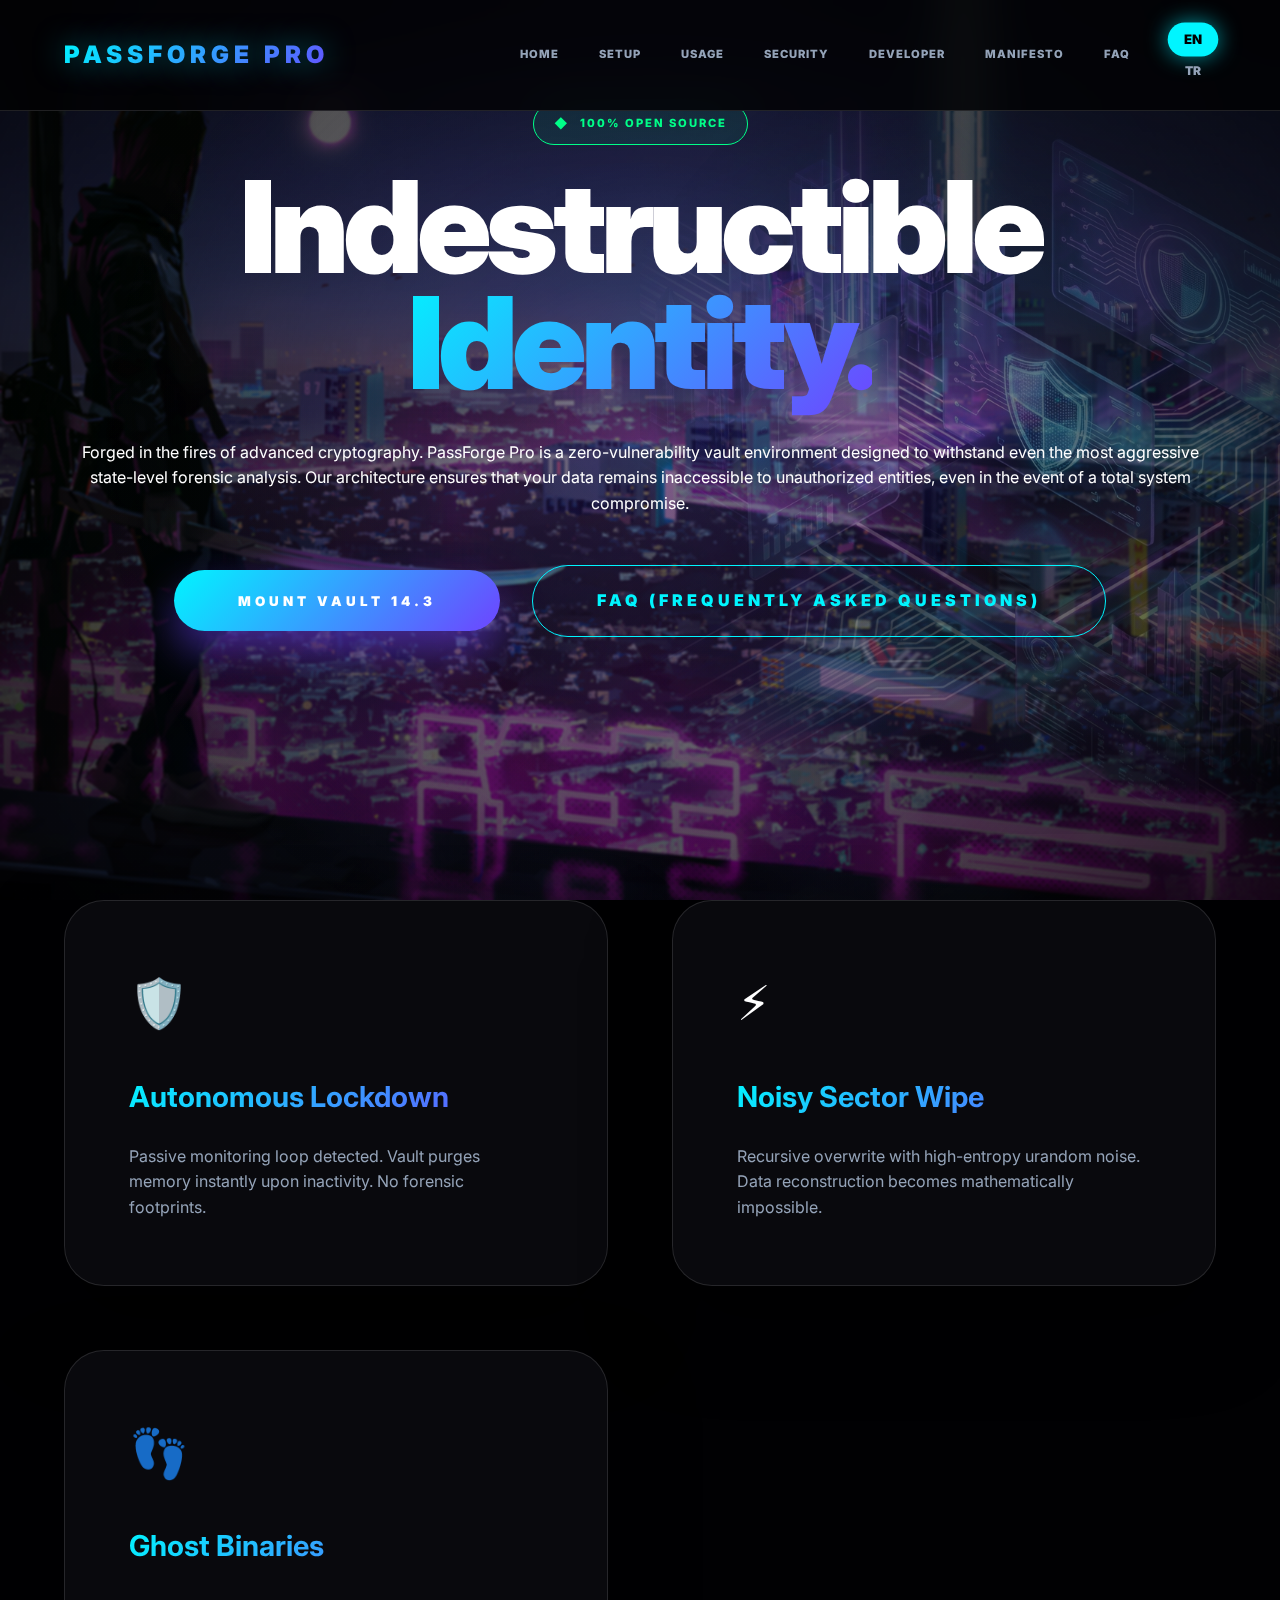
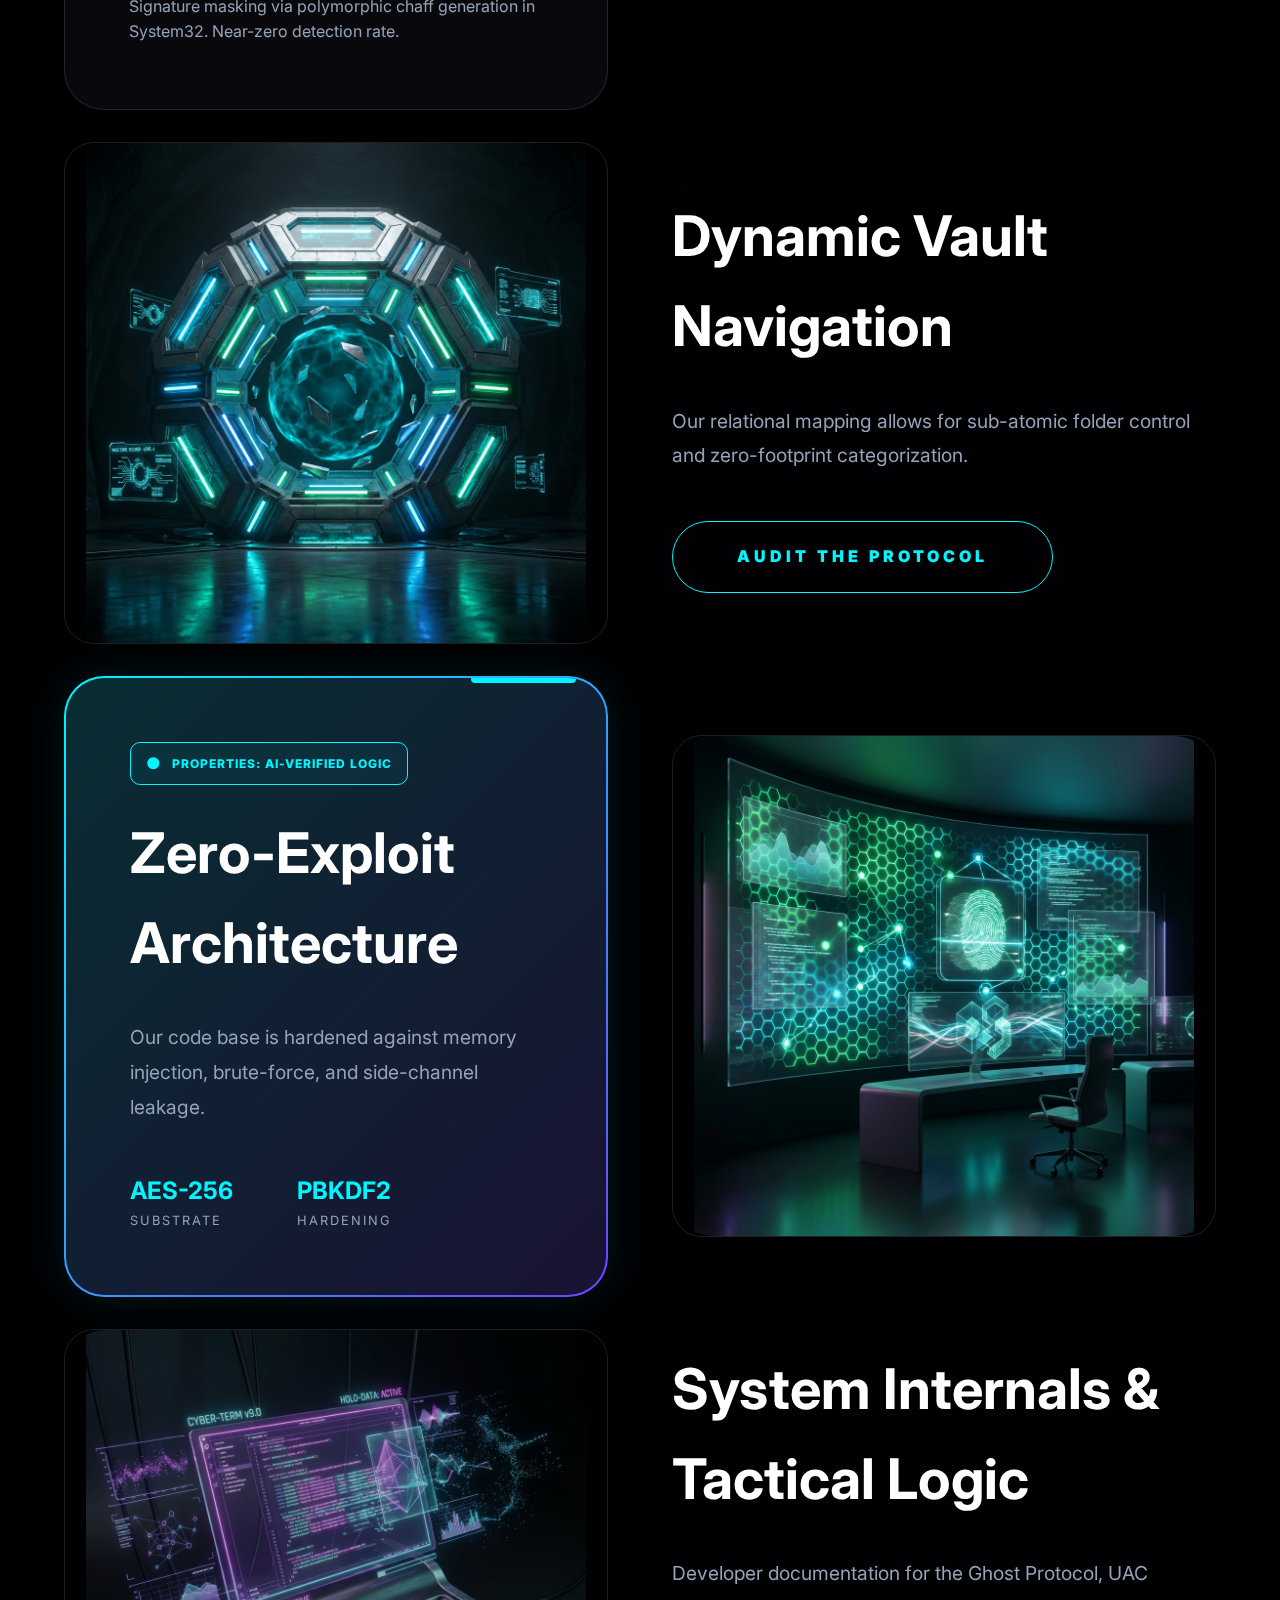
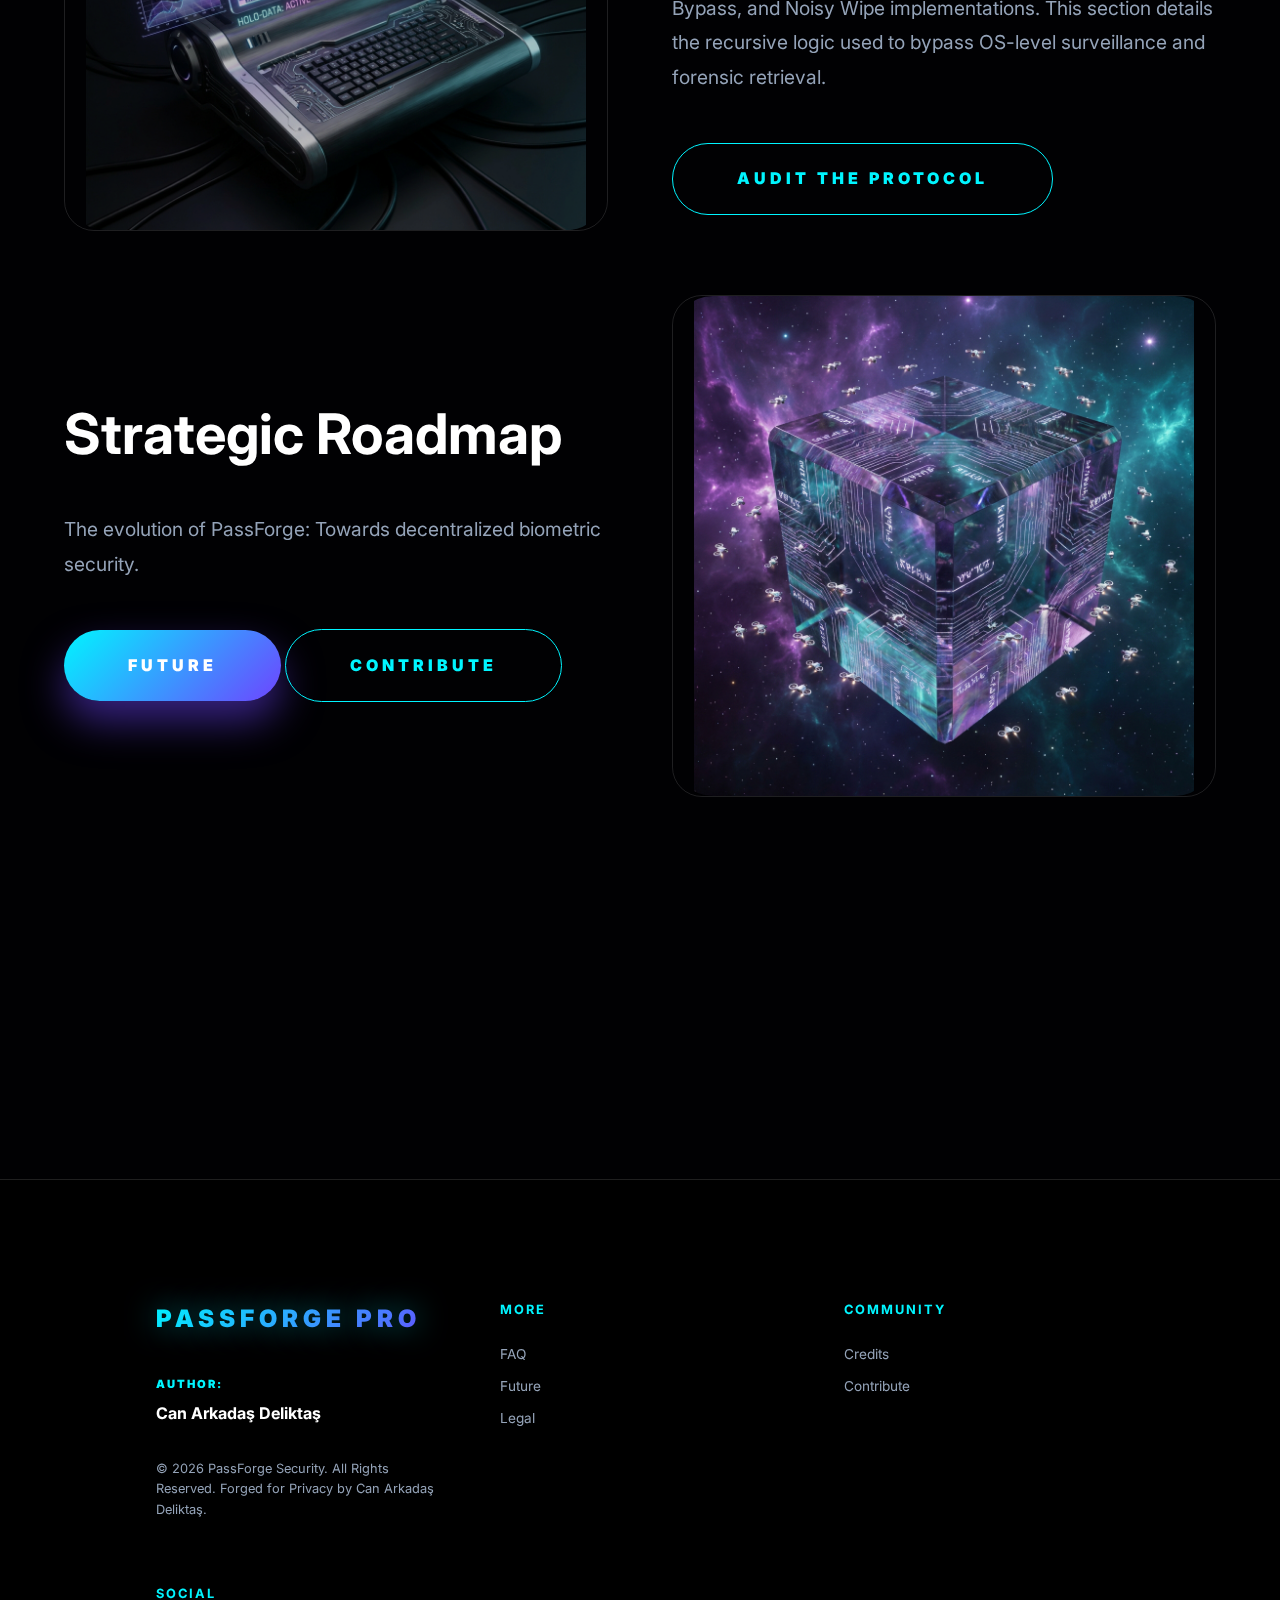
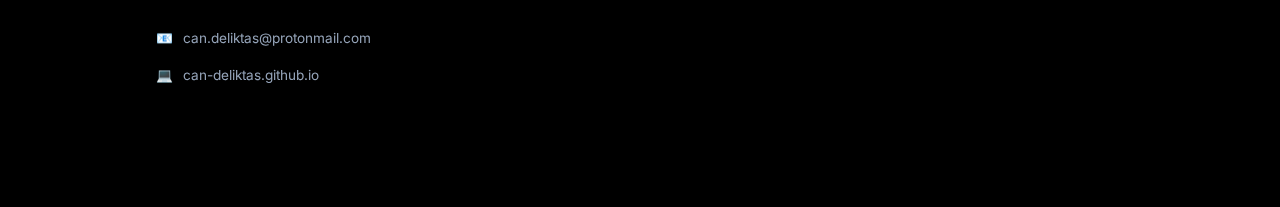
<file: PassForgePro/index.html>
<!DOCTYPE html>
<html lang="en">

<head>
    <meta charset="UTF-8">
    <meta name="viewport" content="width=device-width, initial-scale=1.0">
    <title>PassForge Pro | The Unbreakable Vault</title>
    <link rel="stylesheet" href="style.css">
    <link href="https://fonts.googleapis.com/css2?family=Inter:wght@400;500;600;700;800;900&display=swap"
        rel="stylesheet">
</head>

<body>
    <!-- Page Loader -->
    <div class="page-loader" id="pageLoader">
        <div class="loader-logo">PASSFORGE</div>
        <div class="loader-spinner"></div>
        <div class="loader-text" data-i18n="loader_text">Initializing Secure Environment</div>
    </div>

            <nav>
        <a href="index.html" class="logo" data-i18n="logo_text">PASSFORGE PRO</a>
        <div class="nav-links">
            <a href="index.html" data-i18n="nav_home">Home</a>
            <a href="setup.html" data-i18n="nav_setup">Setup</a>
            <a href="usage.html" data-i18n="nav_usage">Usage</a>
            <a href="security.html" data-i18n="nav_security">Security</a>
            <a href="developer.html" data-i18n="nav_developer">Developer</a>
            <a href="manifesto.html" data-i18n="nav_manifesto">Manifesto</a>
            <a href="faq.html" data-i18n="nav_faq">SSS</a>
            <div class="lang-switcher">
                <div class="lang-btn" onclick="setLanguage('en')">EN</div>
                <div class="lang-btn" onclick="setLanguage('tr')">TR</div>
            </div>
        </div>
        <div class="menu-toggle" onclick="toggleMenu()">
            <span></span>
            <span></span>
            <span></span>
        </div>
    </nav>

    <header class="hero">
        <div class="hero-img-container">
            <img src="images/hero.png" class="hero-img" alt="Digital Shield">
        </div>
        <div class="container hero-content">
            <div class="open-source-badge" data-i18n="open_source_label">100% OPEN SOURCE</div>
            <h1 class="animate">
                <span data-i18n="hero_h1_1">Indestructible</span><br>
                <span class="grad-text" data-i18n="hero_h1_2">Identity.</span>
            </h1>
            <p class="animate" data-i18n="hero_p" style="animation-delay: 0.2s;">
                Forged in the fires of advanced cryptography. PassForge Pro is a zero-vulnerability vault environment
                designed to withstand even the most aggressive state-level forensic analysis.

            </p>
            <div class="animate btn-container" style="animation-delay: 0.4s;">
                <button onclick="openDownloadModal()" class="btn btn-primary" data-i18n="hero_btn_dl">Mount Vault
                    14.3</button>
                <a href="faq.html" class="btn btn-outline" data-i18n="nav_faq_long">SSS (Sıkça Sorulan Sorular)</a>
            </div>
        </div>
    </header>

    <!-- Main Features Grid -->
    <section class="container">
        <div class="grid-3">
            <div class="glass-card animate" style="animation-delay: 0.1s;">
                <div style="font-size: 3rem; margin-bottom: 2rem;">🛡️</div>
                <h3 class="grad-text" style="font-size: 1.8rem;" data-i18n="feat_lock_h">Autonomous Lockdown</h3>
                <p style="margin-top: 1.5rem; color: var(--text-dim);" data-i18n="feat_lock_p">Passive monitoring loop
                    detected. Vault purges memory instantly upon inactivity. No forensic footprints.</p>
            </div>
            <div class="glass-card animate" style="animation-delay: 0.2s;">
                <div style="font-size: 3rem; margin-bottom: 2rem;">⚡</div>
                <h3 class="grad-text" style="font-size: 1.8rem;" data-i18n="feat_wipe_h">Noisy Sector Wipe</h3>
                <p style="margin-top: 1.5rem; color: var(--text-dim);" data-i18n="feat_wipe_p">Recursive overwrite with
                    high-entropy urandom noise. Data reconstruction becomes mathematically impossible.</p>
            </div>
            <div class="glass-card animate" style="animation-delay: 0.3s;">
                <div style="font-size: 3rem; margin-bottom: 2rem;">👣</div>
                <h3 class="grad-text" style="font-size: 1.8rem;" data-i18n="feat_stealth_h">Ghost Binaries</h3>
                <p style="margin-top: 1.5rem; color: var(--text-dim);" data-i18n="feat_stealth_p">Signature masking via
                    polymorphic chaff generation in System32. Near-zero detection rate.</p>
            </div>
        </div>
    </section>

    <!-- Visual Tech Split 1: Vault Interface -->
    <section class="container">
        <div class="grid-2" style="align-items: center;">
            <div class="scanner-box animate">
                <img src="images/vault.png" style="width: 100%; border-radius: 40px;" alt="Vault System">
            </div>
            <div class="animate" style="animation-delay: 0.2s;">
                <h2 style="font-size: 3.5rem; margin-bottom: 2rem;" data-i18n="usage_nav_h">Dynamic Vault Navigation
                </h2>
                <p style="font-size: 1.2rem; color: var(--text-dim); margin-bottom: 3rem; line-height: 1.8;"
                    data-i18n="usage_nav_p">Our relational mapping allows for sub-atomic folder control and
                    zero-footprint categorization. Manage thousands of entries with enterprise-grade latency.</p>
                <a href="usage.html" class="btn btn-outline" data-i18n="hero_btn_tour">Audit The Protocol</a>
            </div>
        </div>
    </section>

    <!-- Visual Tech Split 2: Security Deep Dive -->
    <section class="container">
        <div class="grid-2" style="align-items: center;">
            <div class="glass-card zero-exploit-card animate">
                <div class="ai-badge" data-i18n="ai_verified_label">PROPERTIES: AI-VERIFIED LOGIC</div>
                <h2 style="font-size: 3.5rem; margin-bottom: 2rem;" data-i18n="sec_h1">Zero-Exploit Architecture</h2>
                <p style="font-size: 1.2rem; color: var(--text-dim); margin-bottom: 3rem; line-height: 1.8;"
                    data-i18n="sec_p">Our code base is hardened against memory injection, brute-force, and side-channel
                    leakage. PassForge is not just a password manager; it's a cryptographic shield.</p>
                <div style="display: flex; gap: 4rem;">
                    <div>
                        <h4 style="color: var(--accent); font-size: 1.5rem;">AES-256</h4>
                        <p
                            style="color: var(--text-dim); font-size: 0.8rem; text-transform: uppercase; letter-spacing: 2px;">
                            Substrate</p>
                    </div>
                    <div>
                        <h4 style="color: var(--accent); font-size: 1.5rem;">PBKDF2</h4>
                        <p
                            style="color: var(--text-dim); font-size: 0.8rem; text-transform: uppercase; letter-spacing: 2px;">
                            Hardening</p>
                    </div>
                </div>
            </div>
            <div class="scanner-box animate" style="animation-delay: 0.2s;">
                <img src="images/security.png" style="width: 100%; border-radius: 40px;" alt="Security Shield">
            </div>
        </div>
    </section>

    <!-- Visual Tech Split 3: Advanced Source -->
    <section class="container">
        <div class="grid-2" style="align-items: center;">
            <div class="scanner-box animate">
                <img src="images/code.png" style="width: 100%; border-radius: 40px; opacity: 0.8;"
                    alt="Source Integrity">
            </div>
            <div class="animate" style="animation-delay: 0.2s;">
                <h2 style="font-size: 3.5rem; margin-bottom: 2rem;" data-i18n="dev_h1">System Internals</h2>
                <p style="font-size: 1.2rem; color: var(--text-dim); margin-bottom: 3rem; line-height: 1.8;"
                    data-i18n="dev_p">Technical documentation for developers and security auditors. Learn how we bypass
                    UAC stealthily and maintain a persistent encrypted state without a local server.</p>
                <a href="developer.html" class="btn btn-outline" data-i18n="hero_btn_tour">Audit The Protocol</a>
            </div>
        </div>
    </section>

    <!-- Future Strategy with Final Image -->
    <section class="container" style="padding-bottom: 250px;">
        <div class="grid-2" style="align-items: center;">
            <div class="animate">
                <h2 style="font-size: 3.5rem; margin-bottom: 2rem;" data-i18n="future_h1">Strategic Roadmap</h2>
                <p style="font-size: 1.2rem; color: var(--text-dim); margin-bottom: 3rem; line-height: 1.8;"
                    data-i18n="future_p">The evolution of PassForge: Towards decentralized biometric security. We are
                    building a future where your identity is bound to your biology, synchronized via air-gapped mesh
                    networks.</p>
                <a href="future.html" class="btn btn-primary" data-i18n="nav_future">Future</a>
                <a href="contribute.html" class="btn btn-outline" data-i18n="nav_contribute">Contribute</a>
            </div>
            <div class="scanner-box animate" style="animation-delay: 0.2s;">
                <img src="images/future.png" style="width: 100%; border-radius: 40px;" alt="Future Tech">
            </div>
        </div>
    </section>

    <!-- Download Legal Modal -->
    <div class="modal-overlay" id="downloadModal">
        <div class="modal-card">
            <h2 class="grad-text" data-i18n="download_modal_h">Security & Legal Clearance Required</h2>
            <p data-i18n-html="download_modal_p">By proceeding with the download of PassForge Pro, you acknowledge that
                you
                are assuming full responsibility for the deployment and management of this cryptographic vault...</p>

            <label class="legal-check">
                <input type="checkbox" id="legalAgree" onchange="toggleDownloadBtn()">
                <span data-i18n="download_modal_confirm">I Accept & Proceed to Mount</span>
            </label>

            <div class="download-actions">
                <button id="finalDownloadBtn" class="btn btn-primary" style="opacity: 0.4; pointer-events: none;"
                    onclick="initiateSecureDownload()" data-i18n="hero_btn_dl">Mount Vault</button>
                <button class="btn btn-outline" onclick="closeDownloadModal()" data-i18n="download_modal_cancel">Abort
                    Operation</button>
            </div>
        </div>
    </div>

            <footer style="margin-top: 100px;">
        <div class="container"
            style="display: grid; grid-template-columns: repeat(auto-fit, minmax(200px, 1fr)); gap: 4rem;">
            <div>
                <a href="index.html" class="logo" style="margin-bottom: 2rem; display: block;">PASSFORGE PRO</a>
                <div style="margin-bottom: 1rem;">
                    <span style="color: var(--accent); font-weight: 900; font-size: 0.7rem; letter-spacing: 2px;"
                        data-i18n="owner_label">AUTHOR:</span>
                    <p style="color: var(--text-main); font-weight: 700; margin-top: 5px;" data-i18n="owner_name">Can
                        Arkadaş Deliktaş</p>
                </div>
                <p style="color: var(--text-dim); font-size: 0.8rem; margin-top: 2rem;" data-i18n="footer_copy"></p>
            </div>
            <div>
                <h4 style="margin-bottom: 1.5rem; color: var(--accent); font-size: 0.8rem; letter-spacing: 2px;"
                    data-i18n="footer_more">MORE</h4>
                <div style="display: flex; flex-direction: column; gap: 10px;">
                    <a href="faq.html" style="color: var(--text-dim); text-decoration: none; font-size: 0.85rem;"
                        data-i18n="nav_faq">SSS</a>
                    <a href="future.html" style="color: var(--text-dim); text-decoration: none; font-size: 0.85rem;"
                        data-i18n="nav_future">Future</a>
                <a href="legal.html" style="color: var(--text-dim); text-decoration: none; font-size: 0.85rem;" data-i18n="nav_legal">Legal</a>
                </div>
            </div>
            <div>
                <h4 style="margin-bottom: 1.5rem; color: var(--accent); font-size: 0.8rem; letter-spacing: 2px;"
                    data-i18n="footer_community">COMMUNITY</h4>
                <div style="display: flex; flex-direction: column; gap: 10px;">
                    <a href="acknowledgements.html"
                        style="color: var(--text-dim); text-decoration: none; font-size: 0.85rem;"
                        data-i18n="nav_credits">Credits</a>
                    <a href="contribute.html" style="color: var(--text-dim); text-decoration: none; font-size: 0.85rem;"
                        data-i18n="nav_contribute">Contribute</a>
                </div>
            </div>
            <div>
                <h4 style="margin-bottom: 1.5rem; color: var(--accent); font-size: 0.8rem; letter-spacing: 2px;"
                    data-i18n="footer_social">SOCIAL</h4>
                <div style="display: flex; flex-direction: column; gap: 15px;">
                    <a href="mailto:can.deliktas@protonmail.com"
                        style="color: var(--text-dim); text-decoration: none; font-size: 0.85rem; display: flex; align-items: center; gap: 10px;">
                        <span>📧</span> can.deliktas@protonmail.com
                    </a>
                    <a href="https://can-deliktas.github.io" target="_blank"
                        style="color: var(--text-dim); text-decoration: none; font-size: 0.85rem; display: flex; align-items: center; gap: 10px;">
                        <span>💻</span> can-deliktas.github.io
                    </a>
                </div>
            </div>
        </div>
    </footer>

    <script src="translations.js"></script>

    <script>
        function toggleMenu() {
            document.querySelector('.nav-links').classList.toggle('active');
        }

        // Download Modal Functions
        function openDownloadModal() {
            document.getElementById('downloadModal').classList.add('active');
            document.body.style.overflow = 'hidden';
        }

        function closeDownloadModal() {
            document.getElementById('downloadModal').classList.remove('active');
            document.body.style.overflow = 'auto';
        }

        function toggleDownloadBtn() {
            const isChecked = document.getElementById('legalAgree').checked;
            const btn = document.getElementById('finalDownloadBtn');
            if (isChecked) {
                btn.style.opacity = '1';
                btn.style.pointerEvents = 'auto';
            } else {
                btn.style.opacity = '0.4';
                btn.style.pointerEvents = 'none';
            }
        }

        function initiateSecureDownload() {
            window.location.href = 'setup.html';
        }

        // Close on click outside
        document.getElementById('downloadModal').addEventListener('click', (e) => {
            if (e.target.id === 'downloadModal') closeDownloadModal();
        });

        // Page loader
        window.addEventListener('load', () => {
            setTimeout(() => {
                document.getElementById('pageLoader').classList.add('loaded');
            }, 600);
        });
    </script>
</body>

</html>
</file>
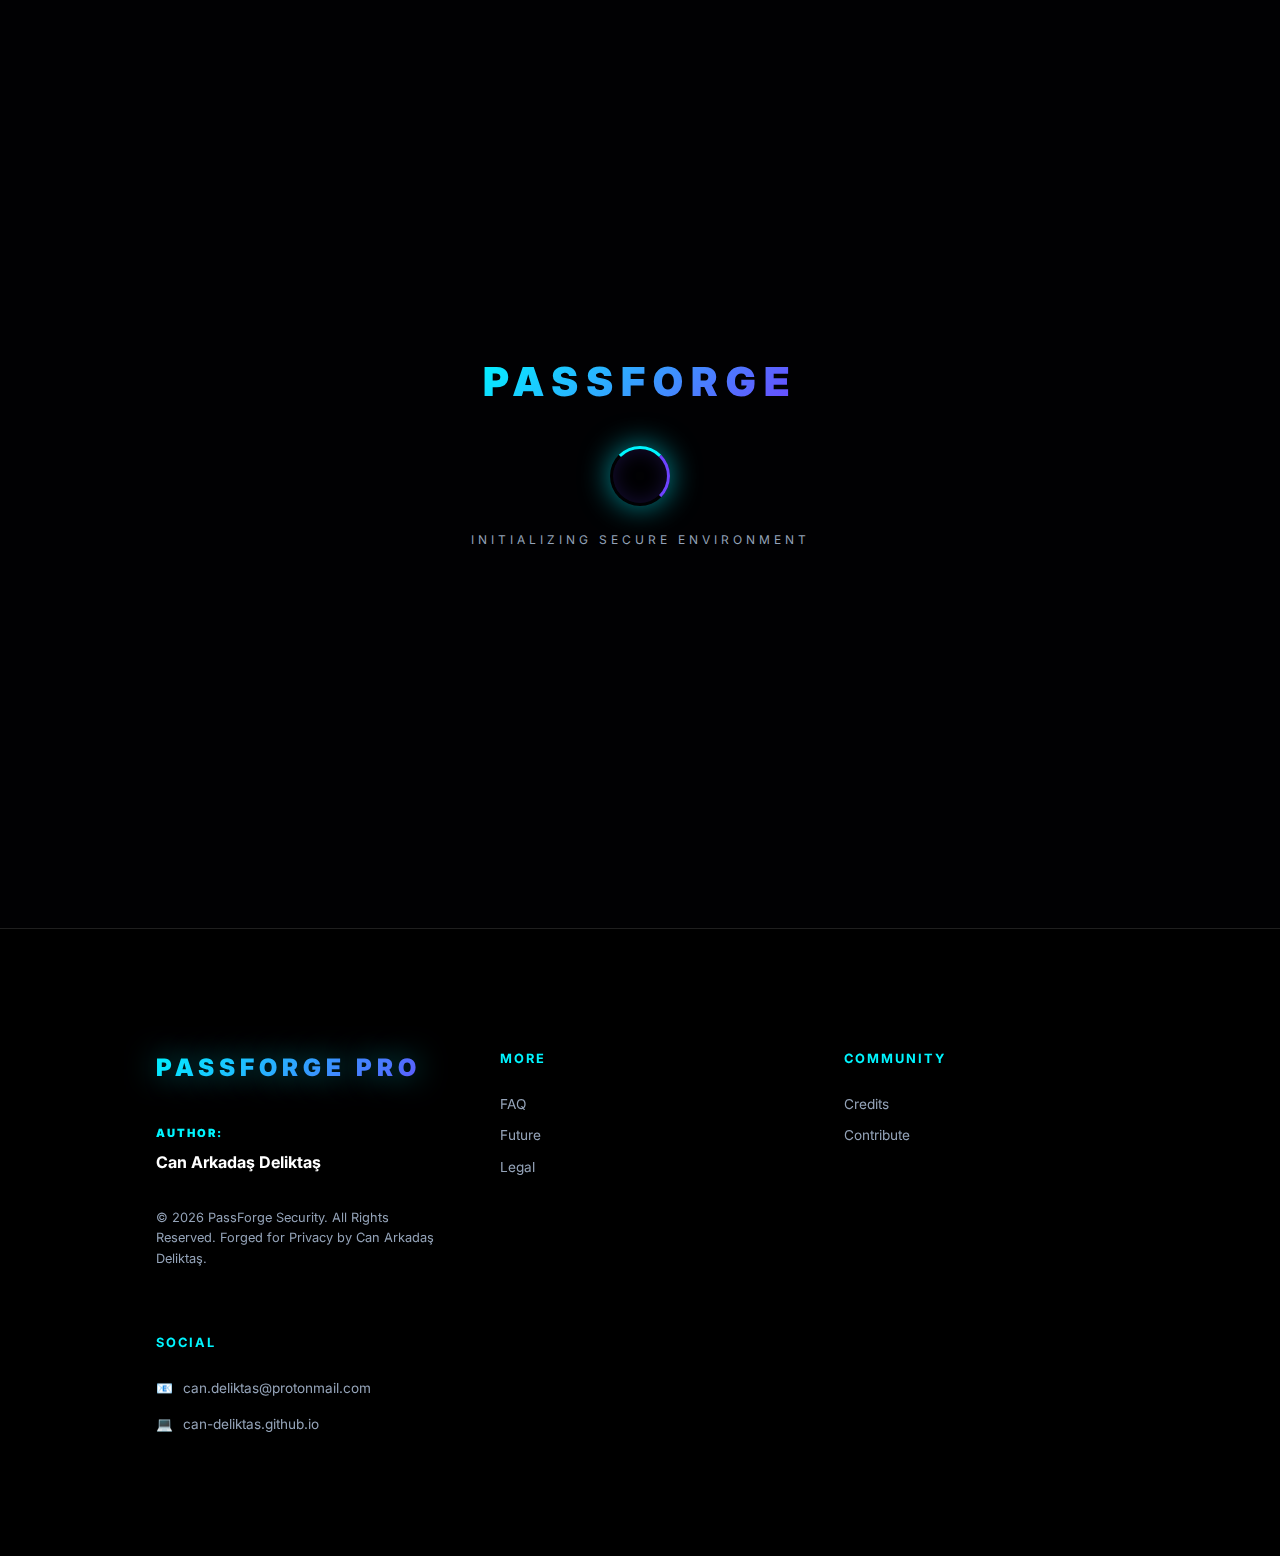
<file: PassForgePro/acknowledgements.html>
<!DOCTYPE html>
<html lang="en">

<head>
    <meta charset="UTF-8">
    <meta name="viewport" content="width=device-width, initial-scale=1.0">
    <title data-i18n="title_acknowledgements">Acknowledgements | PassForge Pro</title>
    <link rel="stylesheet" href="style.css">
    <link href="https://fonts.googleapis.com/css2?family=Inter:wght@400;500;600;700;800;900&display=swap"
        rel="stylesheet">
    <style>
        .credits-grid {
            display: grid;
            grid-template-columns: repeat(auto-fill, minmax(300px, 1fr));
            gap: 2rem;
            margin-top: 4rem;
        }

        .credit-card {
            background: var(--bg-card);
            padding: 2.5rem;
            border-radius: 20px;
            border: 1px solid var(--glass-border);
            text-align: left;
            transition: all 0.3s;
            display: flex;
            flex-direction: column;
            justify-content: space-between;
        }

        .credit-card:hover {
            border-color: var(--accent);
            transform: translateY(-5px);
            box-shadow: 0 10px 30px rgba(0, 0, 0, 0.5);
        }

        .credit-card h3 {
            color: var(--accent);
            margin-bottom: 1rem;
            font-size: 1.3rem;
        }

        .credit-card p {
            color: var(--text-dim);
            font-size: 0.95rem;
            line-height: 1.6;
        }

        .hero-credits {
            text-align: center;
            padding: 6rem 0 2rem;
        }

        @media (max-width: 768px) {
            .credits-grid {
                grid-template-columns: 1fr;
            }
        }
    </style>
</head>

<body>
    <!-- Page Loader -->
    <div class="page-loader" id="pageLoader">
        <div class="loader-logo">PASSFORGE</div>
        <div class="loader-spinner"></div>
        <div class="loader-text" data-i18n="loader_text">Initializing Secure Environment</div>
    </div>

    <nav>
        <a href="index.html" class="logo" data-i18n="logo_text">PASSFORGE PRO</a>
        <div class="nav-links">
            <a href="index.html" data-i18n="nav_home">Home</a>
            <a href="setup.html" data-i18n="nav_setup">Setup</a>
            <a href="usage.html" data-i18n="nav_usage">Usage</a>
            <a href="security.html" data-i18n="nav_security">Security</a>
            <a href="developer.html" data-i18n="nav_developer">Developer</a>
            <a href="manifesto.html" data-i18n="nav_manifesto">Manifesto</a>
            <a href="faq.html" data-i18n="nav_faq">SSS</a>
            <div class="lang-switcher">
                <div class="lang-btn" onclick="setLanguage('en')">EN</div>
                <div class="lang-btn" onclick="setLanguage('tr')">TR</div>
            </div>
        </div>
        <div class="menu-toggle" onclick="toggleMenu()">
            <span></span>
            <span></span>
            <span></span>
        </div>
    </nav>

    <div class="page-background body-bg"></div>
    <div class="body-bg-overlay"></div>

    <main class="container" style="padding-top: 100px;">
        <header class="hero-credits animate">
            <h1 style="font-size: 3.5rem; margin-bottom: 1.5rem;" data-i18n="nav_credits">Acknowledgements</h1>
            <p style="font-size: 1.2rem; color: var(--text-dim); max-width: 800px; margin: 0 auto;"
                data-i18n="credits_subtitle">
                The core technologies and libraries powering the PassForge Pro ecosystem.</p>
        </header>

        <div class="credits-grid animate">
            <div class="credit-card">
                <div>
                    <h3 data-i18n="lib_bcrypt_h">Bcrypt (Hashing)</h3>
                    <p data-i18n="lib_bcrypt_p">Password salt stretching to mitigate GPU-accelerated brute force.</p>
                </div>
            </div>
            <div class="credit-card">
                <div>
                    <h3 data-i18n="lib_pillow_h">Pillow (Imaging)</h3>
                    <p data-i18n="lib_pillow_p">Image processing substrate for theme assets and GUI context.</p>
                </div>
            </div>
            <div class="credit-card">
                <div>
                    <h3 data-i18n="lib_pyperclip_h">Pyperclip (Clipboard)</h3>
                    <p data-i18n="lib_pyperclip_p">Cross-platform clipboard control for secure data extraction.</p>
                </div>
            </div>
            <div class="credit-card">
                <div>
                    <h3 data-i18n="lib_sqlite_h">SQLite3 (Engine)</h3>
                    <p data-i18n="lib_sqlite_p">Relational database engine for secure, zero-footprint data storage.</p>
                </div>
            </div>
            <div class="credit-card">
                <div>
                    <h3 data-i18n="lib_secrets_h">Python Secrets</h3>
                    <p data-i18n="lib_secrets_p">Cryptographically strong random number generation for tokens.</p>
                </div>
            </div>
        </div>
    </main>

    <footer style="margin-top: 100px;">
        <div class="container"
            style="display: grid; grid-template-columns: repeat(auto-fit, minmax(200px, 1fr)); gap: 4rem;">
            <div>
                <a href="index.html" class="logo" style="margin-bottom: 2rem; display: block;">PASSFORGE PRO</a>
                <div style="margin-bottom: 1rem;">
                    <span style="color: var(--accent); font-weight: 900; font-size: 0.7rem; letter-spacing: 2px;"
                        data-i18n="owner_label">AUTHOR:</span>
                    <p style="color: var(--text-main); font-weight: 700; margin-top: 5px;" data-i18n="owner_name">Can
                        Arkadaş Deliktaş</p>
                </div>
                <p style="color: var(--text-dim); font-size: 0.8rem; margin-top: 2rem;" data-i18n="footer_copy"></p>
            </div>
            <div>
                <h4 style="margin-bottom: 1.5rem; color: var(--accent); font-size: 0.8rem; letter-spacing: 2px;"
                    data-i18n="footer_more">MORE</h4>
                <div style="display: flex; flex-direction: column; gap: 10px;">
                    <a href="faq.html" style="color: var(--text-dim); text-decoration: none; font-size: 0.85rem;"
                        data-i18n="nav_faq">SSS</a>
                    <a href="future.html" style="color: var(--text-dim); text-decoration: none; font-size: 0.85rem;"
                        data-i18n="nav_future">Future</a>
                    <a href="legal.html" style="color: var(--text-dim); text-decoration: none; font-size: 0.85rem;"
                        data-i18n="nav_legal">Legal</a>
                </div>
            </div>
            <div>
                <h4 style="margin-bottom: 1.5rem; color: var(--accent); font-size: 0.8rem; letter-spacing: 2px;"
                    data-i18n="footer_community">COMMUNITY</h4>
                <div style="display: flex; flex-direction: column; gap: 10px;">
                    <a href="acknowledgements.html"
                        style="color: var(--text-dim); text-decoration: none; font-size: 0.85rem;"
                        data-i18n="nav_credits">Credits</a>
                    <a href="contribute.html" style="color: var(--text-dim); text-decoration: none; font-size: 0.85rem;"
                        data-i18n="nav_contribute">Contribute</a>
                </div>
            </div>
            <div>
                <h4 style="margin-bottom: 1.5rem; color: var(--accent); font-size: 0.8rem; letter-spacing: 2px;"
                    data-i18n="footer_social">SOCIAL</h4>
                <div style="display: flex; flex-direction: column; gap: 15px;">
                    <a href="mailto:can.deliktas@protonmail.com"
                        style="color: var(--text-dim); text-decoration: none; font-size: 0.85rem; display: flex; align-items: center; gap: 10px;">
                        <span>📧</span> can.deliktas@protonmail.com
                    </a>
                    <a href="https://can-deliktas.github.io" target="_blank"
                        style="color: var(--text-dim); text-decoration: none; font-size: 0.85rem; display: flex; align-items: center; gap: 10px;">
                        <span>💻</span> can-deliktas.github.io
                    </a>
                </div>
            </div>
        </div>
    </footer>

    <script src="translations.js"></script>
    <script>
        function toggleMenu() {
            document.querySelector('.nav-links').classList.toggle('active');
        }
        window.addEventListener('load', () => {
            const loader = document.getElementById('pageLoader');
            setTimeout(() => {
                loader.classList.add('loaded');
            }, 800);
        });
    </script>
</body>

</html>
</file>
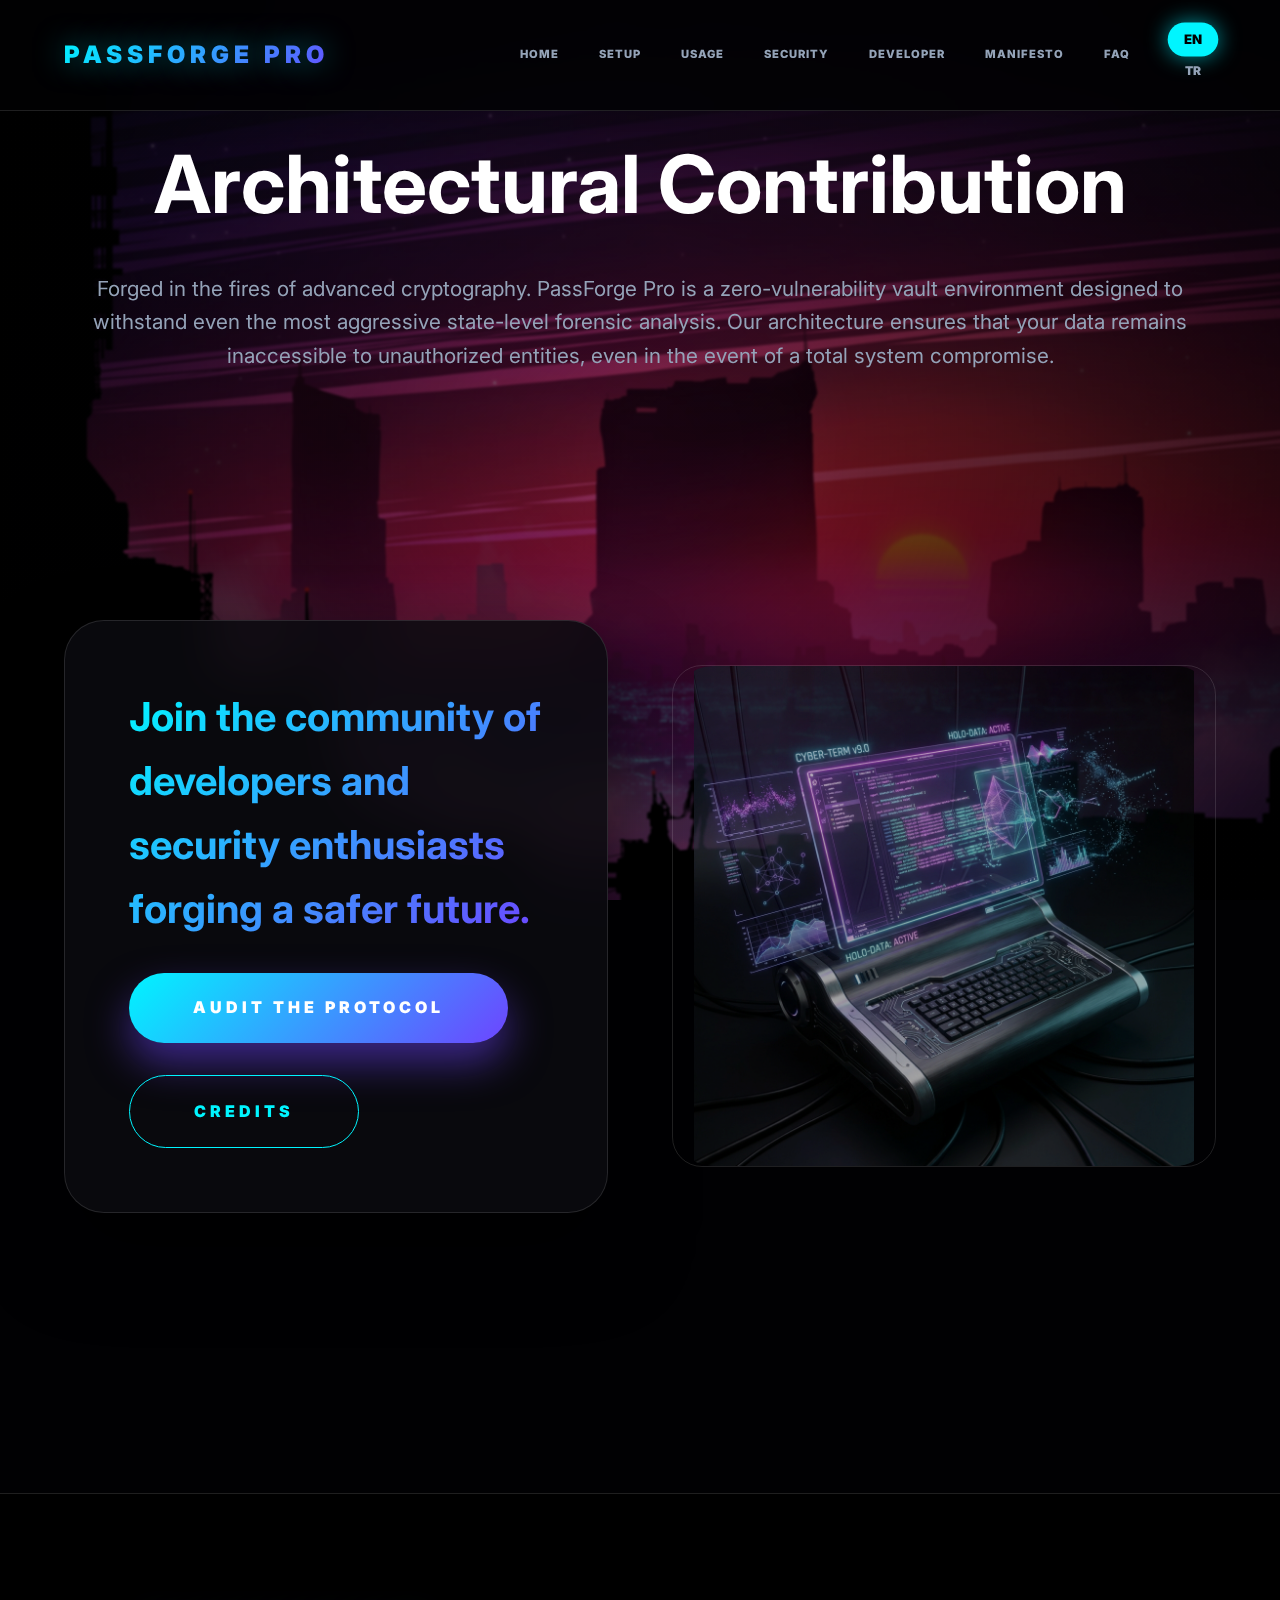
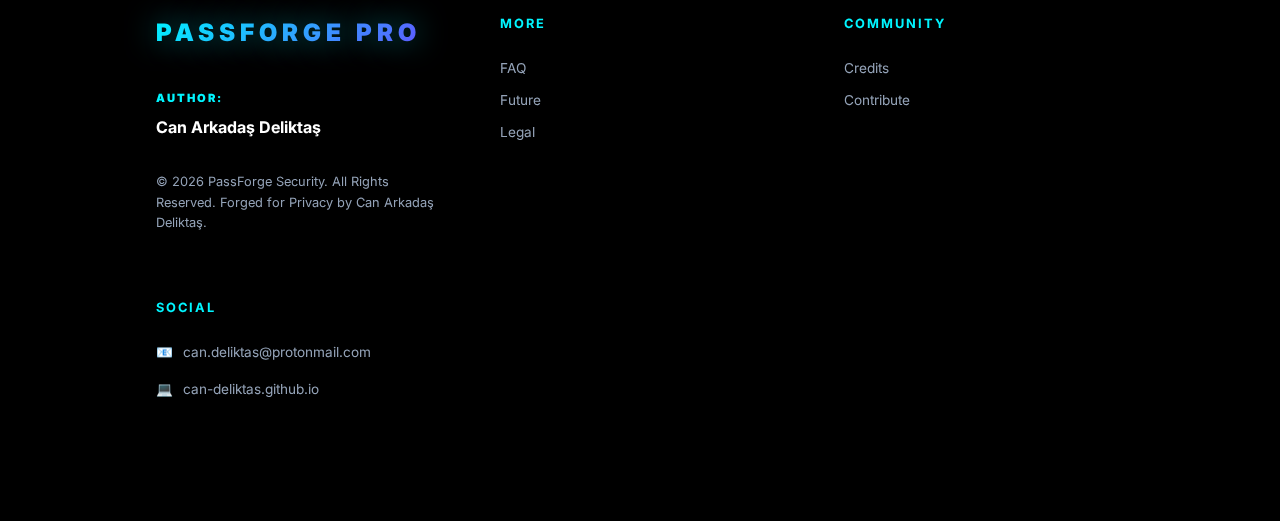
<file: PassForgePro/contribute.html>
<!DOCTYPE html>
<html lang="en">

<head>
    <meta charset="UTF-8">
    <meta name="viewport" content="width=device-width, initial-scale=1.0">
    <title>Contribute | PassForge Pro</title>
    <link rel="stylesheet" href="style.css">
    <link href="https://fonts.googleapis.com/css2?family=Inter:wght@400;500;600;700;800;900&display=swap"
        rel="stylesheet">
</head>

<body style="padding-top: 120px;">
    <!-- Page Loader -->
    <div class="page-loader" id="pageLoader">
        <div class="loader-logo">PASSFORGE</div>
        <div class="loader-spinner"></div>
        <div class="loader-text" data-i18n="loader_text">Initializing Secure Environment</div>
    </div>

            <nav>
        <a href="index.html" class="logo" data-i18n="logo_text">PASSFORGE PRO</a>
        <div class="nav-links">
            <a href="index.html" data-i18n="nav_home">Home</a>
            <a href="setup.html" data-i18n="nav_setup">Setup</a>
            <a href="usage.html" data-i18n="nav_usage">Usage</a>
            <a href="security.html" data-i18n="nav_security">Security</a>
            <a href="developer.html" data-i18n="nav_developer">Developer</a>
            <a href="manifesto.html" data-i18n="nav_manifesto">Manifesto</a>
            <a href="faq.html" data-i18n="nav_faq">SSS</a>
            <div class="lang-switcher">
                <div class="lang-btn" onclick="setLanguage('en')">EN</div>
                <div class="lang-btn" onclick="setLanguage('tr')">TR</div>
            </div>
        </div>
        <div class="menu-toggle" onclick="toggleMenu()">
            <span></span>
            <span></span>
            <span></span>
        </div>
    </nav>

    <main class="container">
        <header style="margin-bottom: 8rem; text-align: center;">
            <h1 style="font-size: 5rem; margin-bottom: 1.5rem;" data-i18n="contribute_h1">Architectural Contribution
            </h1>
            <p style="font-size: 1.3rem; color: var(--text-dim);" data-i18n="hero_p">Enterprise-grade security meets
                seamless automation.</p>
        </header>

        <section class="grid-2" style="align-items: center; margin-bottom: 10rem;">
            <div class="glass-card animate">
                <h2 class="grad-text" style="font-size: 2.5rem; margin-bottom: 2rem;" data-i18n="cta_p">Join the
                    community of developers and security enthusiasts forging a safer future.</h2>
                <a href="https://github.com/can-deliktas/PassforgeV2" class="btn btn-primary"
                    data-i18n="hero_btn_tour2">Audit The Protocol</a>
                <div style="margin-top: 2rem;">
                    <a href="acknowledgements.html" class="btn btn-outline" data-i18n="nav_credits">View Credits</a>
                </div>
            </div>
            <div class="scanner-box animate">
                <img src="images/code.png" style="width: 100%; border-radius: 40px; opacity: 0.7;" alt="GitHub Logic">
            </div>
        </section>
    </main>

            <footer style="margin-top: 100px;">
        <div class="container"
            style="display: grid; grid-template-columns: repeat(auto-fit, minmax(200px, 1fr)); gap: 4rem;">
            <div>
                <a href="index.html" class="logo" style="margin-bottom: 2rem; display: block;">PASSFORGE PRO</a>
                <div style="margin-bottom: 1rem;">
                    <span style="color: var(--accent); font-weight: 900; font-size: 0.7rem; letter-spacing: 2px;"
                        data-i18n="owner_label">AUTHOR:</span>
                    <p style="color: var(--text-main); font-weight: 700; margin-top: 5px;" data-i18n="owner_name">Can
                        Arkadaş Deliktaş</p>
                </div>
                <p style="color: var(--text-dim); font-size: 0.8rem; margin-top: 2rem;" data-i18n="footer_copy"></p>
            </div>
            <div>
                <h4 style="margin-bottom: 1.5rem; color: var(--accent); font-size: 0.8rem; letter-spacing: 2px;"
                    data-i18n="footer_more">MORE</h4>
                <div style="display: flex; flex-direction: column; gap: 10px;">
                    <a href="faq.html" style="color: var(--text-dim); text-decoration: none; font-size: 0.85rem;"
                        data-i18n="nav_faq">SSS</a>
                    <a href="future.html" style="color: var(--text-dim); text-decoration: none; font-size: 0.85rem;"
                        data-i18n="nav_future">Future</a>
                <a href="legal.html" style="color: var(--text-dim); text-decoration: none; font-size: 0.85rem;" data-i18n="nav_legal">Legal</a>
                </div>
            </div>
            <div>
                <h4 style="margin-bottom: 1.5rem; color: var(--accent); font-size: 0.8rem; letter-spacing: 2px;"
                    data-i18n="footer_community">COMMUNITY</h4>
                <div style="display: flex; flex-direction: column; gap: 10px;">
                    <a href="acknowledgements.html"
                        style="color: var(--text-dim); text-decoration: none; font-size: 0.85rem;"
                        data-i18n="nav_credits">Credits</a>
                    <a href="contribute.html" style="color: var(--text-dim); text-decoration: none; font-size: 0.85rem;"
                        data-i18n="nav_contribute">Contribute</a>
                </div>
            </div>
            <div>
                <h4 style="margin-bottom: 1.5rem; color: var(--accent); font-size: 0.8rem; letter-spacing: 2px;"
                    data-i18n="footer_social">SOCIAL</h4>
                <div style="display: flex; flex-direction: column; gap: 15px;">
                    <a href="mailto:can.deliktas@protonmail.com"
                        style="color: var(--text-dim); text-decoration: none; font-size: 0.85rem; display: flex; align-items: center; gap: 10px;">
                        <span>📧</span> can.deliktas@protonmail.com
                    </a>
                    <a href="https://can-deliktas.github.io" target="_blank"
                        style="color: var(--text-dim); text-decoration: none; font-size: 0.85rem; display: flex; align-items: center; gap: 10px;">
                        <span>💻</span> can-deliktas.github.io
                    </a>
                </div>
            </div>
        </div>
    </footer>

    <script src="translations.js"></script>
    
    <script>
        function toggleMenu() {
            document.querySelector('.nav-links').classList.toggle('active');
        }
        window.addEventListener('load', () => {
            setTimeout(() => {
                document.getElementById('pageLoader').classList.add('loaded');
            }, 600);
        });
    </script>
</body>

</html>
</file>
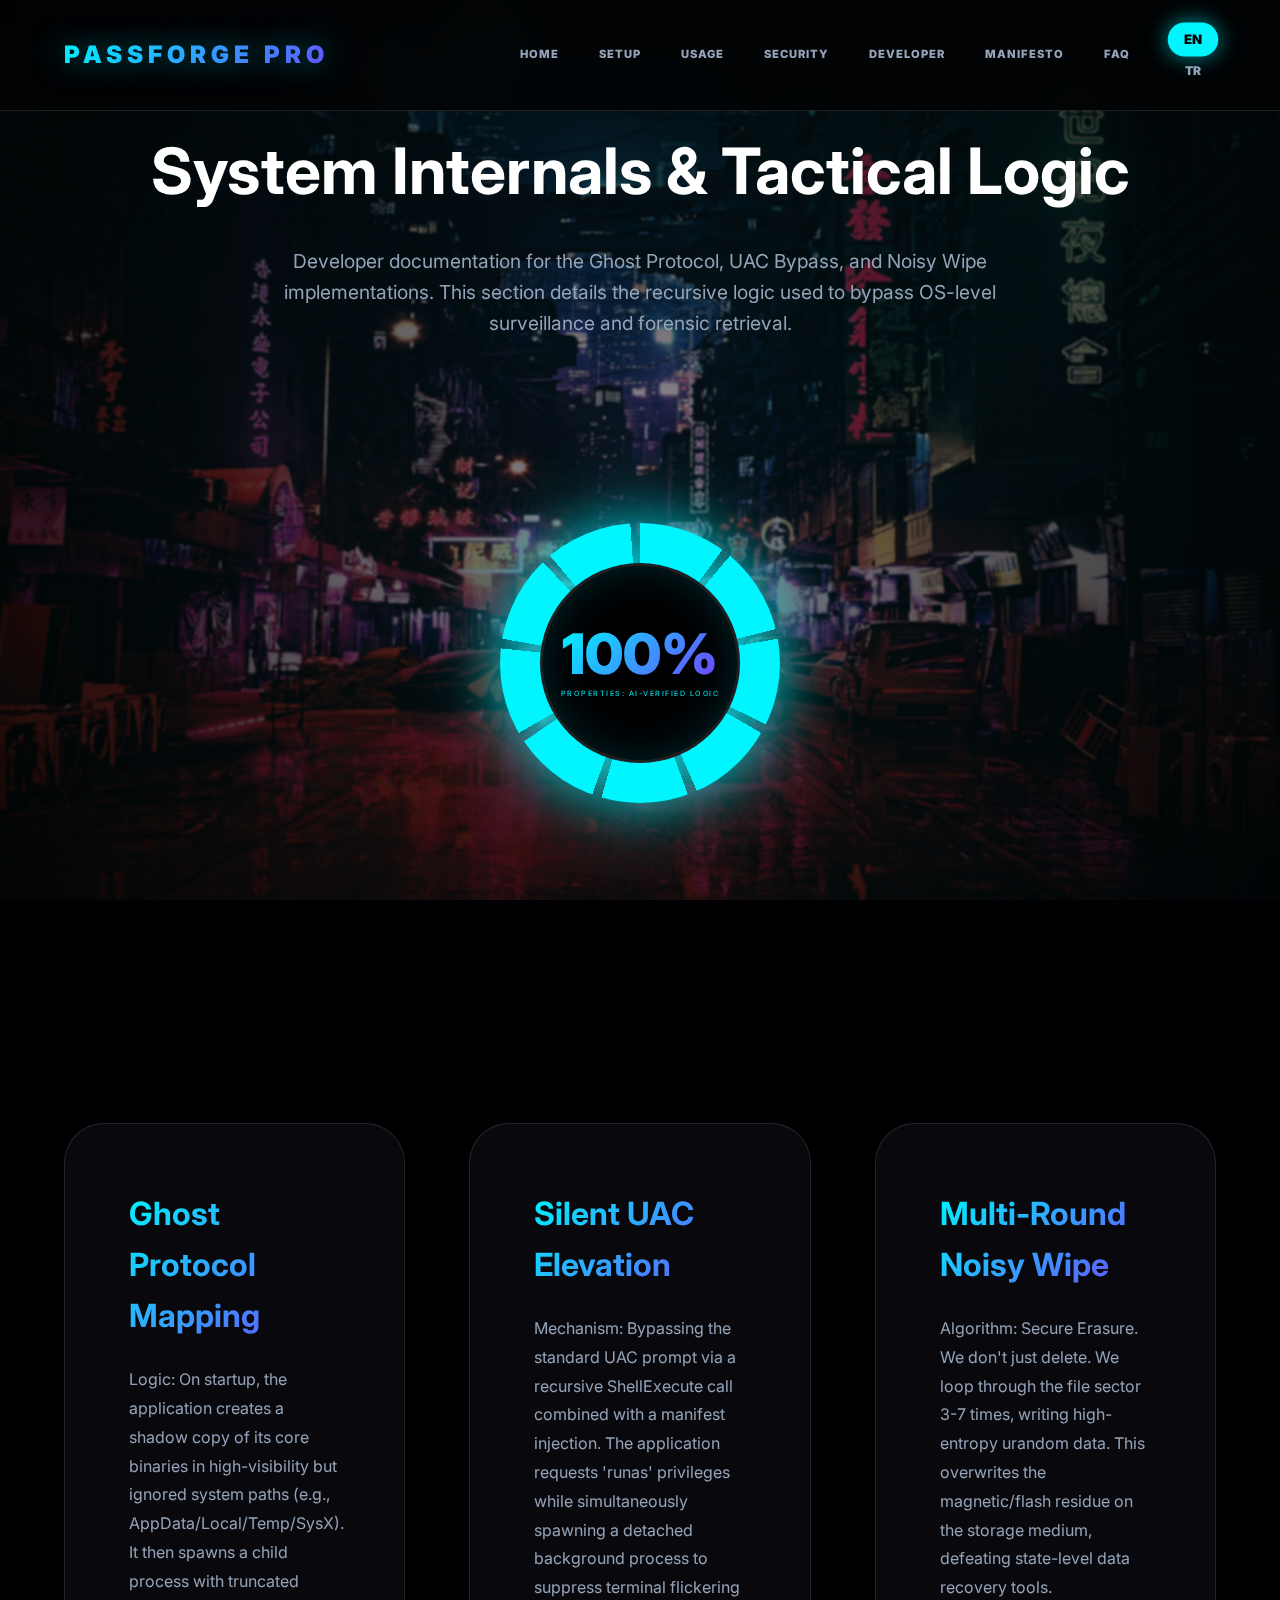
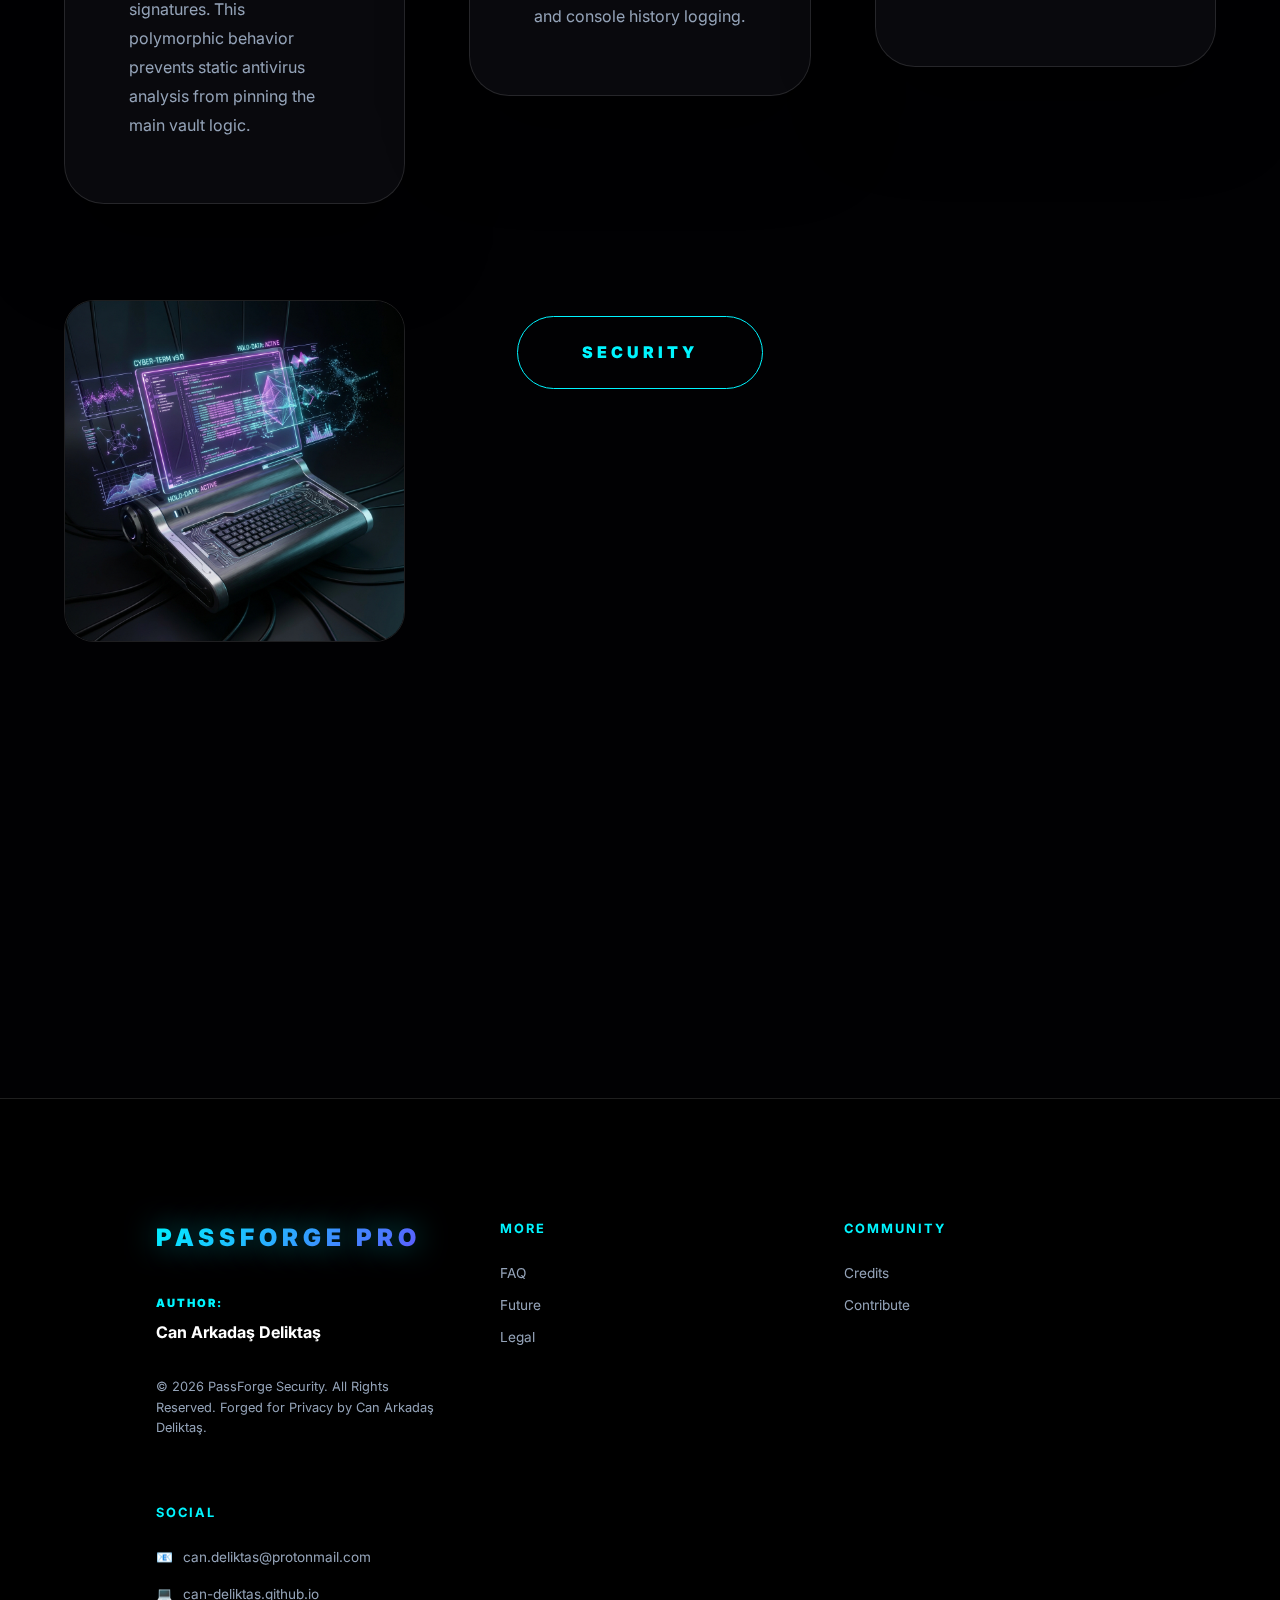
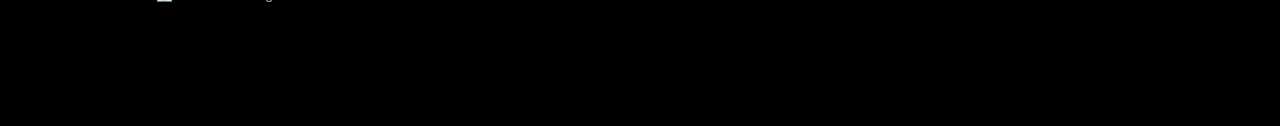
<file: PassForgePro/developer.html>
<!DOCTYPE html>
<html lang="en">

<head>
    <meta charset="UTF-8">
    <meta name="viewport" content="width=device-width, initial-scale=1.0">
    <title>Developer | PassForge Pro</title>
    <link rel="stylesheet" href="style.css">
    <link href="https://fonts.googleapis.com/css2?family=Inter:wght@400;500;600;700;800;900&display=swap"
        rel="stylesheet">
</head>

<body style="padding-top: 120px;">
    <!-- Page Loader -->
    <div class="page-loader" id="pageLoader">
        <div class="loader-logo">PASSFORGE</div>
        <div class="loader-spinner"></div>
        <div class="loader-text" data-i18n="loader_text">Initializing Secure Environment</div>
    </div>

            <nav>
        <a href="index.html" class="logo" data-i18n="logo_text">PASSFORGE PRO</a>
        <div class="nav-links">
            <a href="index.html" data-i18n="nav_home">Home</a>
            <a href="setup.html" data-i18n="nav_setup">Setup</a>
            <a href="usage.html" data-i18n="nav_usage">Usage</a>
            <a href="security.html" data-i18n="nav_security">Security</a>
            <a href="developer.html" data-i18n="nav_developer">Developer</a>
            <a href="manifesto.html" data-i18n="nav_manifesto">Manifesto</a>
            <a href="faq.html" data-i18n="nav_faq">SSS</a>
            <div class="lang-switcher">
                <div class="lang-btn" onclick="setLanguage('en')">EN</div>
                <div class="lang-btn" onclick="setLanguage('tr')">TR</div>
            </div>
        </div>
        <div class="menu-toggle" onclick="toggleMenu()">
            <span></span>
            <span></span>
            <span></span>
        </div>
    </nav>

    <main class="container">
        <header style="margin-bottom: 4rem; text-align: center;">
            <h1 style="font-size: 4rem; margin-bottom: 1.5rem;" data-i18n="dev_h1">System Internals & Tactical Logic
            </h1>
            <p style="font-size: 1.2rem; color: var(--text-dim); max-width: 800px; margin: 0 auto;" data-i18n="dev_p">
                Technical documentation for
                developers and security auditors.</p>
        </header>

        <!-- 100% Trust Indicator -->
        <section style="text-align: center; margin-bottom: 5rem;">
            <div class="trust-indicator">
                <div class="trust-circle"></div>
                <div class="trust-inner">
                    <div class="trust-percent">100%</div>
                    <div class="trust-label" data-i18n="ai_verified_label">AI-VERIFIED</div>
                </div>
            </div>
        </section>

        <section class="animate">
            <div class="grid-2" style="align-items: start; margin-bottom: 4rem;">
                <div class="glass-card">
                    <h3 class="grad-text" style="font-size: 2rem; margin-bottom: 1.5rem;" data-i18n="dev_ghost_h">
                        Ghost Protocol Mapping</h3>
                    <p style="color: var(--text-dim); line-height: 1.8;" data-i18n="dev_ghost_p">Logic: On startup,
                        the application creates a shadow copy of its core binaries in high-visibility but ignored system
                        paths. It then spawns a child process with truncated signatures. This polymorphic behavior
                        prevents static antivirus analysis from pinning the main vault logic.</p>
                </div>
                <div class="glass-card">
                    <h3 class="grad-text" style="font-size: 2rem; margin-bottom: 1.5rem;" data-i18n="dev_uac_h">
                        Silent UAC Elevation</h3>
                    <p style="color: var(--text-dim); line-height: 1.8;" data-i18n="dev_uac_p">Mechanism: Bypassing
                        the standard UAC prompt via a recursive ShellExecute call combined with a manifest injection.
                        The application requests 'runas' privileges while simultaneously spawning a detached background
                        process to suppress terminal flickering.</p>
                </div>
                <div class="glass-card">
                    <h3 class="grad-text" style="font-size: 2rem; margin-bottom: 1.5rem;" data-i18n="dev_wipe_h">
                        Multi-Round Noisy Wipe</h3>
                    <p style="color: var(--text-dim); line-height: 1.8;" data-i18n="dev_wipe_p">Algorithm: Secure
                        Erasure. We don't just delete. We loop through the file sector 3-7 times, writing high-entropy
                        urandom data. This overwrites the magnetic/flash residue on the storage medium, defeating
                        state-level data recovery tools.</p>
                </div>
                <div class="scanner-box" style="margin-top: 2rem;">
                    <img src="images/code.png" alt="Development Logic"
                        style="width: 100%; height: auto; object-fit: contain; max-height: 400px;">
                </div>
                <div style="margin-top: 3rem; text-align: center;">
                    <a href="security.html" class="btn btn-outline" data-i18n="nav_security">Explore Security
                        Architecture</a>
                </div>
            </div>
        </section>
    </main>

    <!-- Footer with More Links -->
            <footer style="margin-top: 100px;">
        <div class="container"
            style="display: grid; grid-template-columns: repeat(auto-fit, minmax(200px, 1fr)); gap: 4rem;">
            <div>
                <a href="index.html" class="logo" style="margin-bottom: 2rem; display: block;">PASSFORGE PRO</a>
                <div style="margin-bottom: 1rem;">
                    <span style="color: var(--accent); font-weight: 900; font-size: 0.7rem; letter-spacing: 2px;"
                        data-i18n="owner_label">AUTHOR:</span>
                    <p style="color: var(--text-main); font-weight: 700; margin-top: 5px;" data-i18n="owner_name">Can
                        Arkadaş Deliktaş</p>
                </div>
                <p style="color: var(--text-dim); font-size: 0.8rem; margin-top: 2rem;" data-i18n="footer_copy"></p>
            </div>
            <div>
                <h4 style="margin-bottom: 1.5rem; color: var(--accent); font-size: 0.8rem; letter-spacing: 2px;"
                    data-i18n="footer_more">MORE</h4>
                <div style="display: flex; flex-direction: column; gap: 10px;">
                    <a href="faq.html" style="color: var(--text-dim); text-decoration: none; font-size: 0.85rem;"
                        data-i18n="nav_faq">SSS</a>
                    <a href="future.html" style="color: var(--text-dim); text-decoration: none; font-size: 0.85rem;"
                        data-i18n="nav_future">Future</a>
                <a href="legal.html" style="color: var(--text-dim); text-decoration: none; font-size: 0.85rem;" data-i18n="nav_legal">Legal</a>
                </div>
            </div>
            <div>
                <h4 style="margin-bottom: 1.5rem; color: var(--accent); font-size: 0.8rem; letter-spacing: 2px;"
                    data-i18n="footer_community">COMMUNITY</h4>
                <div style="display: flex; flex-direction: column; gap: 10px;">
                    <a href="acknowledgements.html"
                        style="color: var(--text-dim); text-decoration: none; font-size: 0.85rem;"
                        data-i18n="nav_credits">Credits</a>
                    <a href="contribute.html" style="color: var(--text-dim); text-decoration: none; font-size: 0.85rem;"
                        data-i18n="nav_contribute">Contribute</a>
                </div>
            </div>
            <div>
                <h4 style="margin-bottom: 1.5rem; color: var(--accent); font-size: 0.8rem; letter-spacing: 2px;"
                    data-i18n="footer_social">SOCIAL</h4>
                <div style="display: flex; flex-direction: column; gap: 15px;">
                    <a href="mailto:can.deliktas@protonmail.com"
                        style="color: var(--text-dim); text-decoration: none; font-size: 0.85rem; display: flex; align-items: center; gap: 10px;">
                        <span>📧</span> can.deliktas@protonmail.com
                    </a>
                    <a href="https://can-deliktas.github.io" target="_blank"
                        style="color: var(--text-dim); text-decoration: none; font-size: 0.85rem; display: flex; align-items: center; gap: 10px;">
                        <span>💻</span> can-deliktas.github.io
                    </a>
                </div>
            </div>
        </div>
    </footer>

    <script src="translations.js"></script>
    
    <script>
        function toggleMenu() {
            document.querySelector('.nav-links').classList.toggle('active');
        }

        // Page loader
        window.addEventListener('load', () => {
            setTimeout(() => {
                document.getElementById('pageLoader').classList.add('loaded');
            }, 600);
        });
    </script>
</body>

</html>
</file>
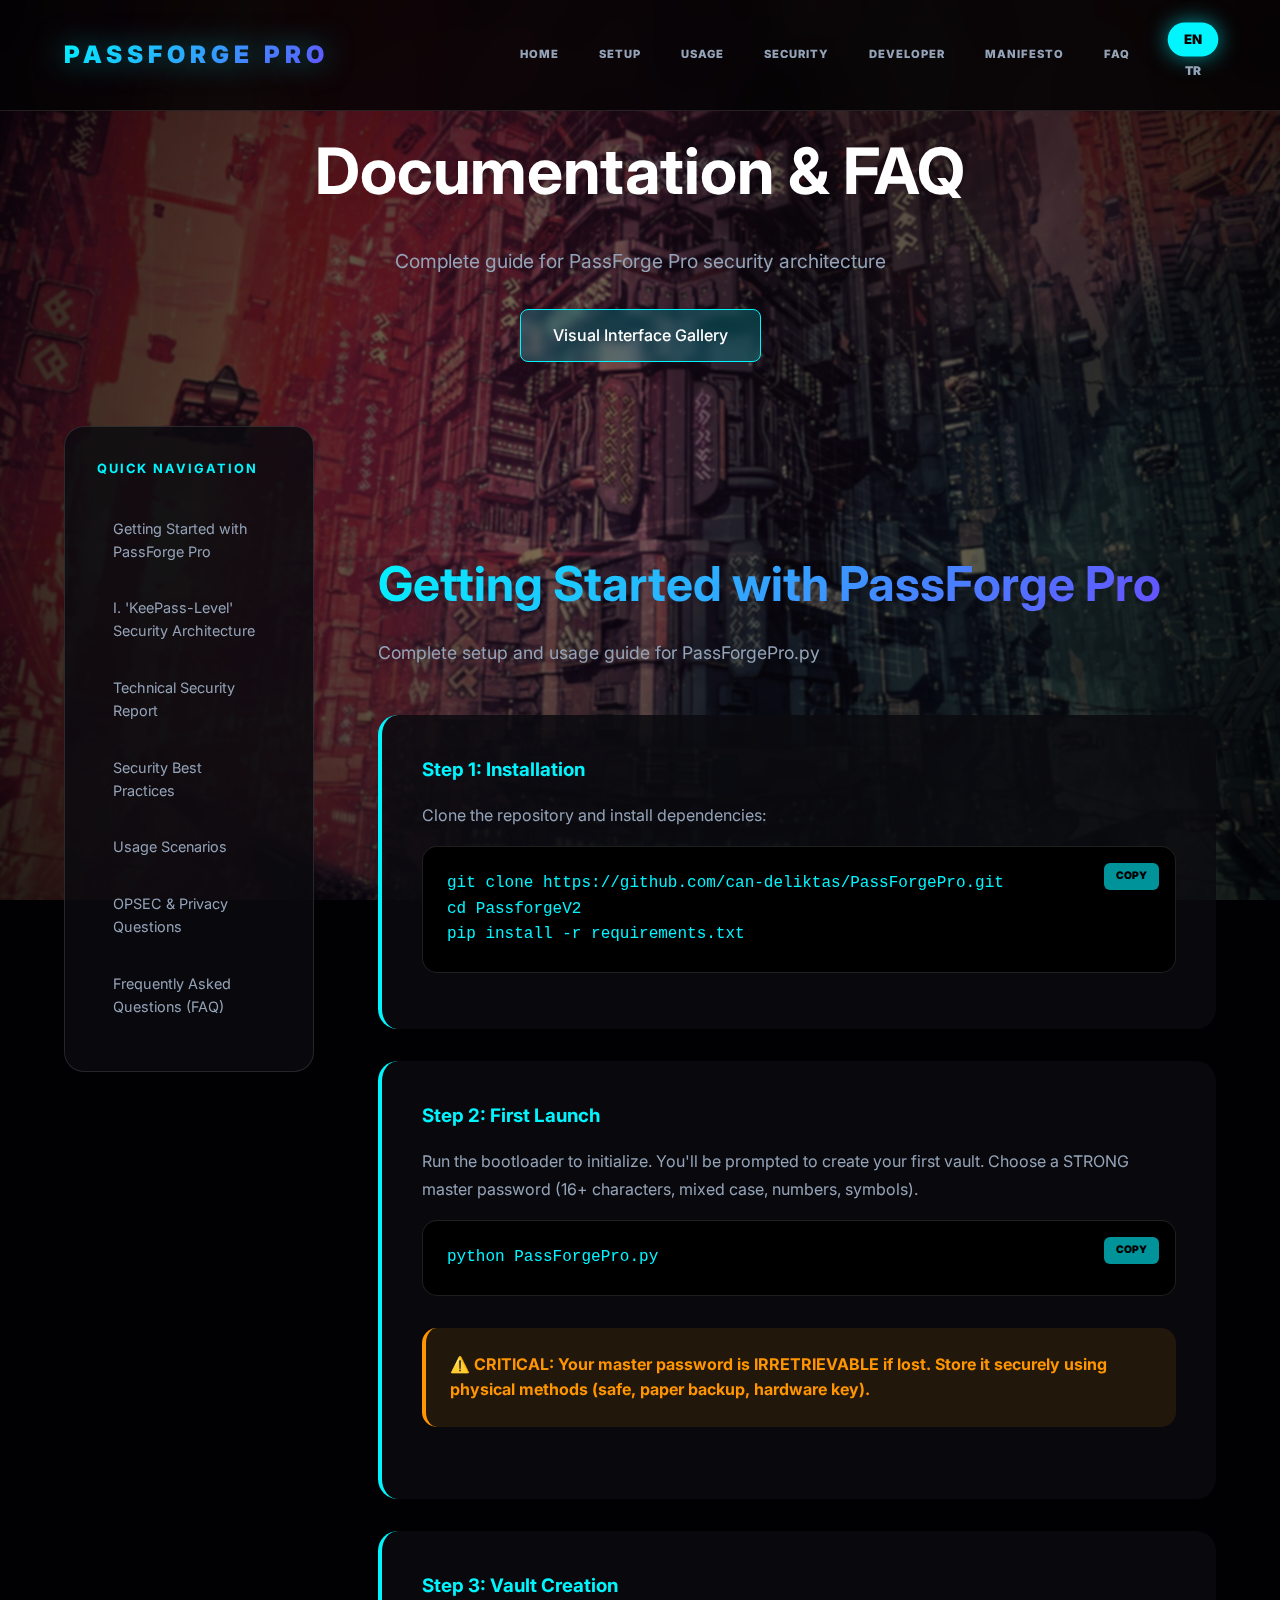
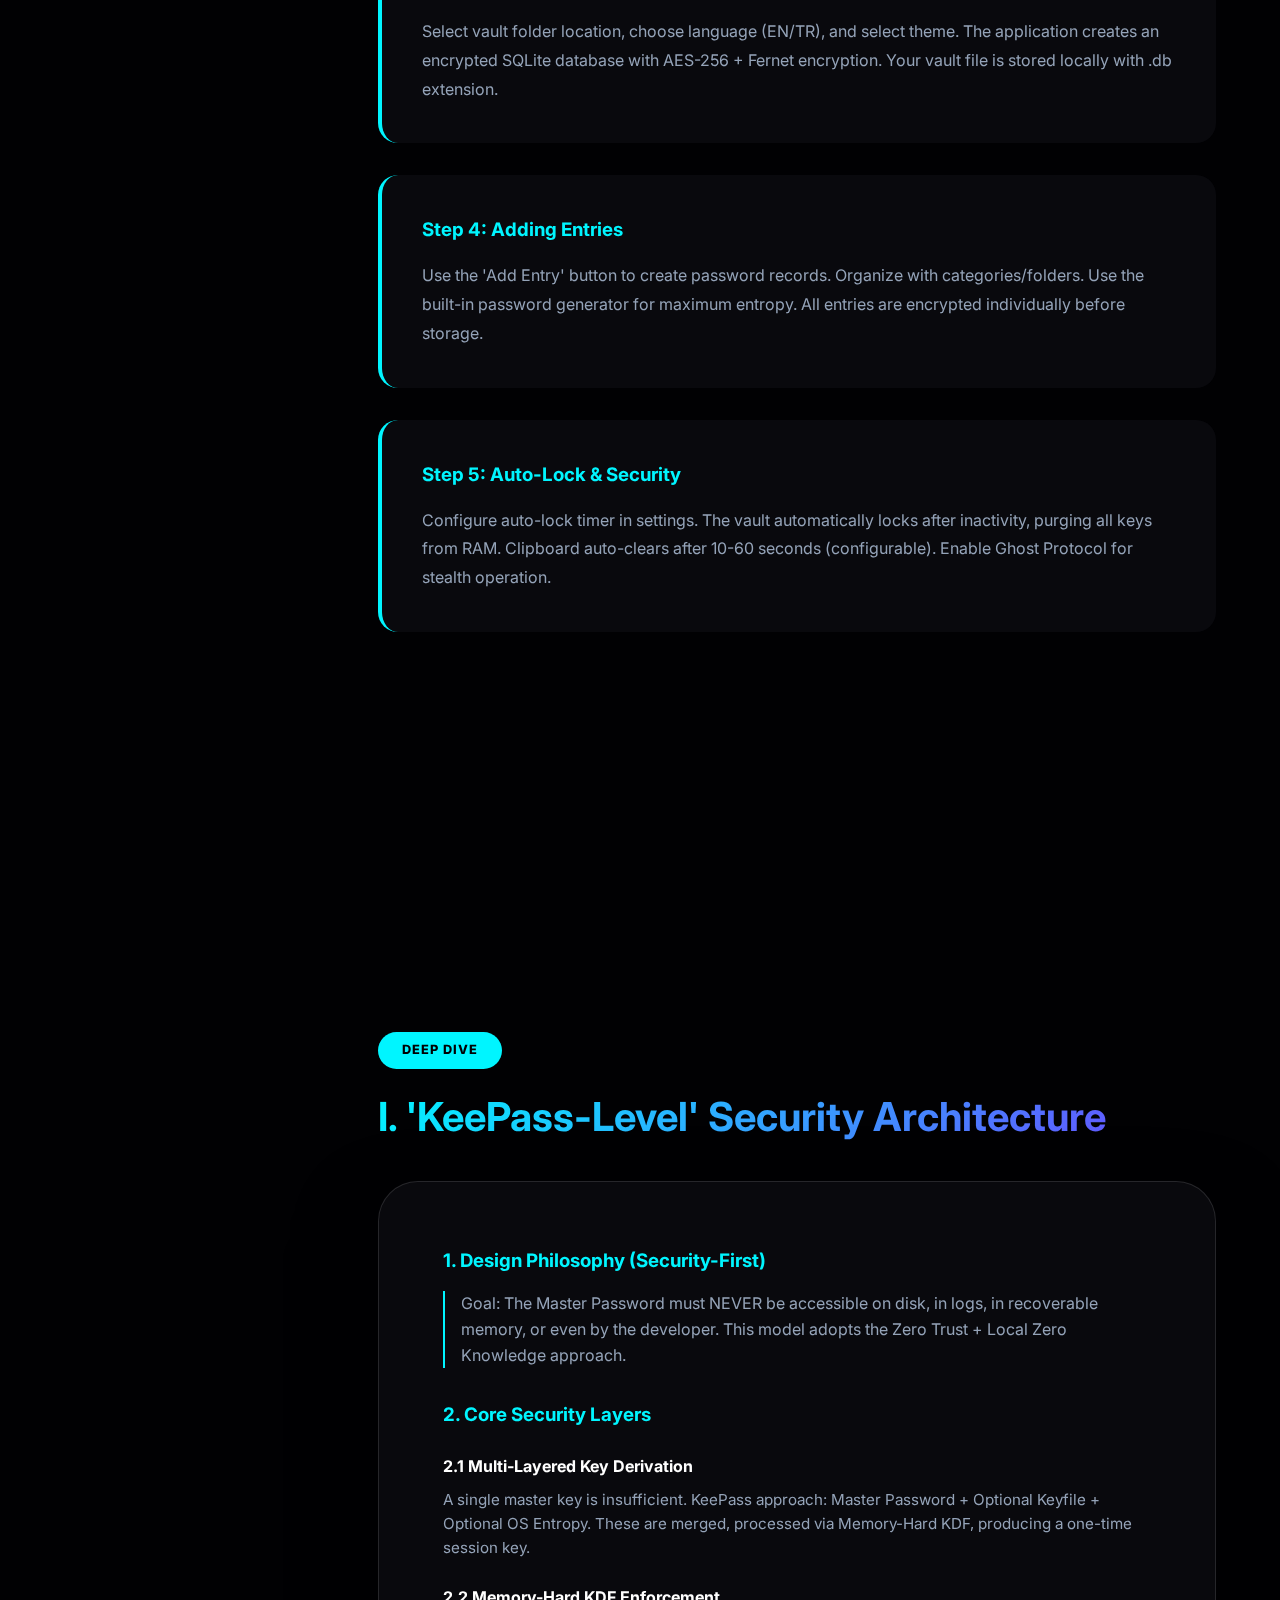
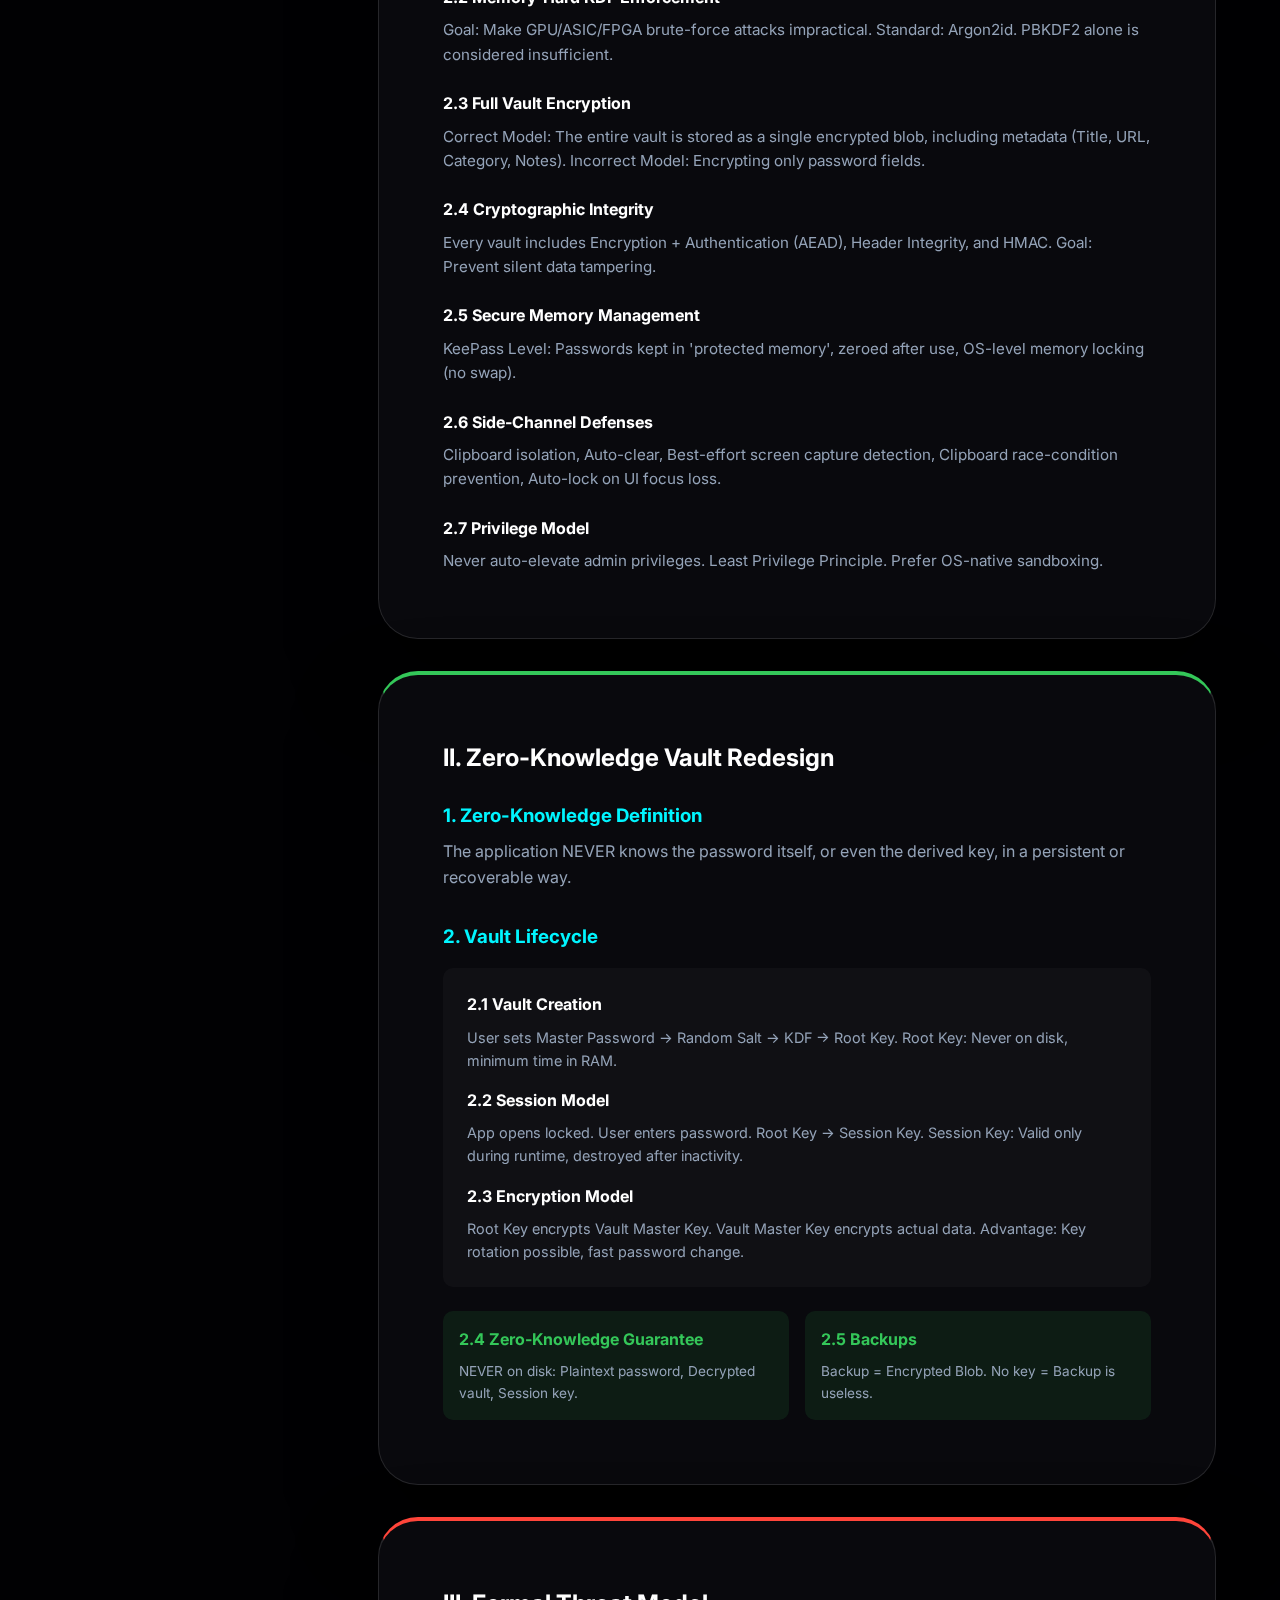
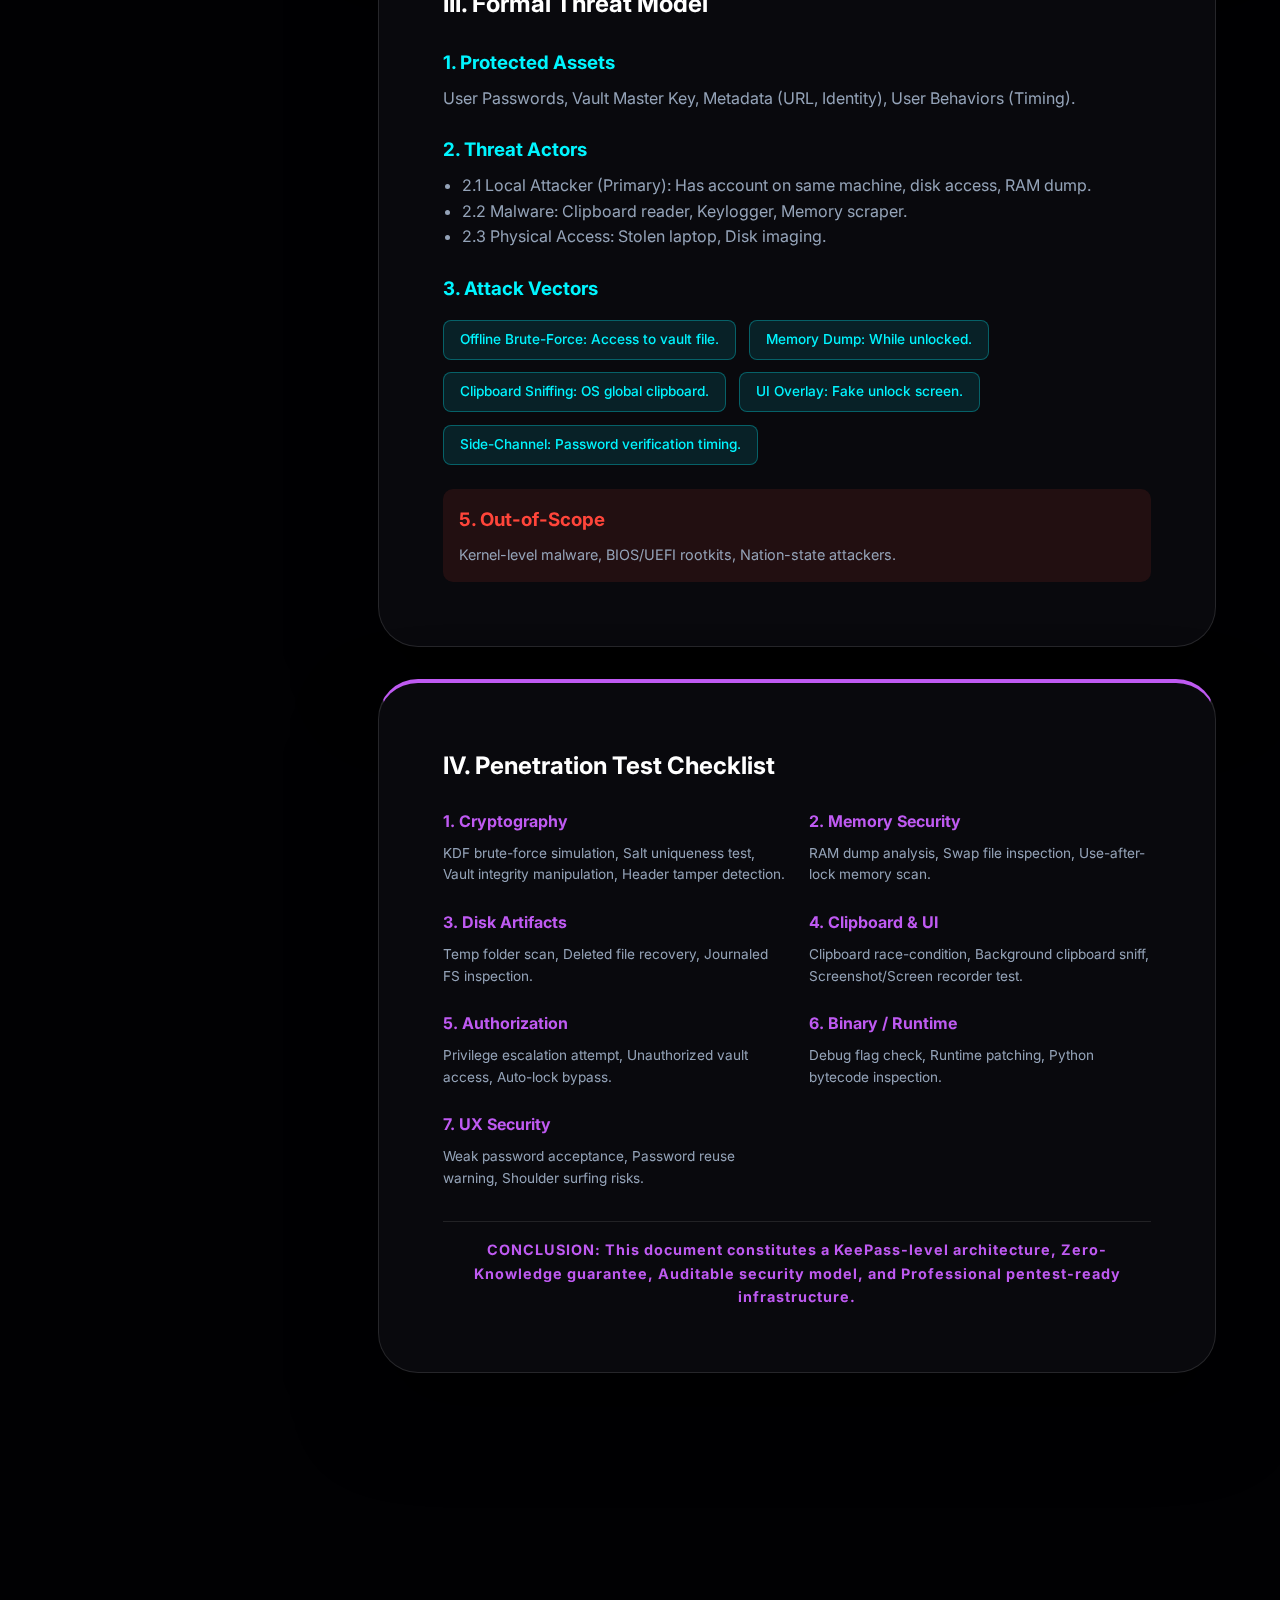
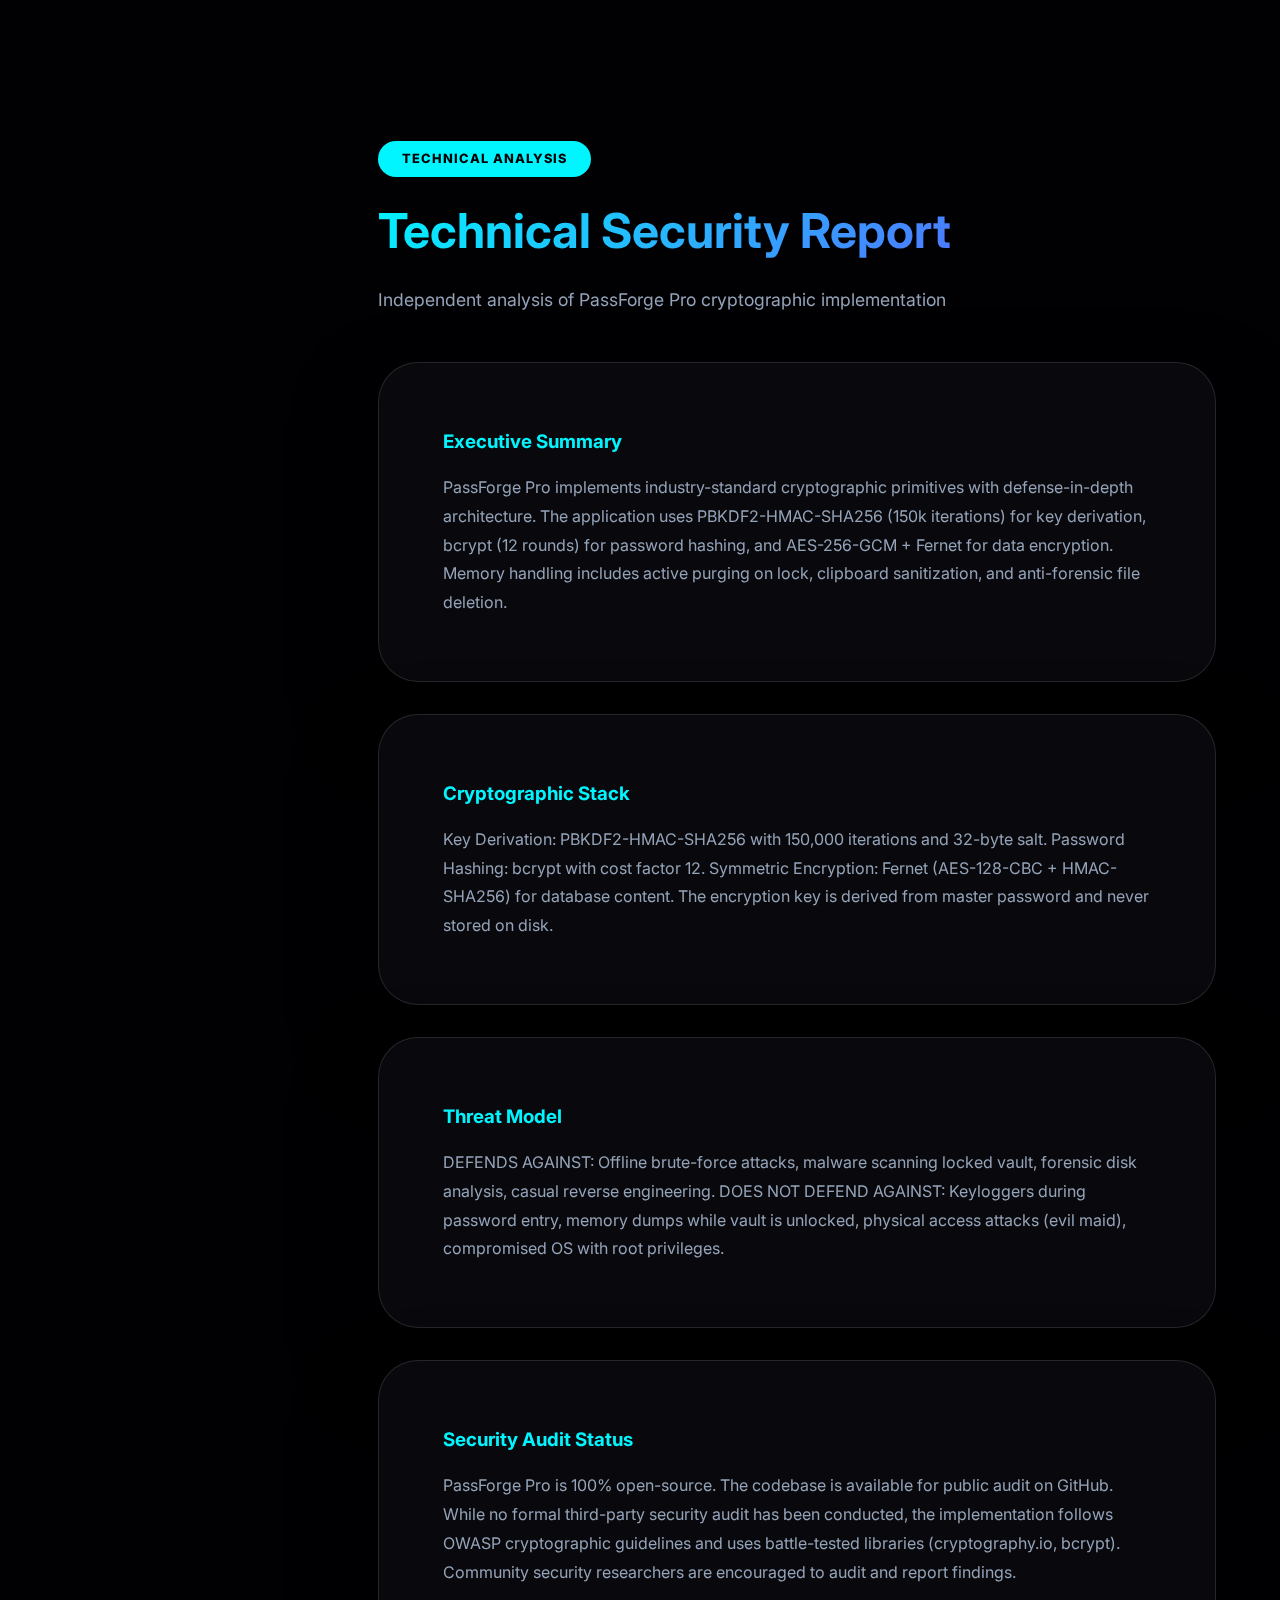
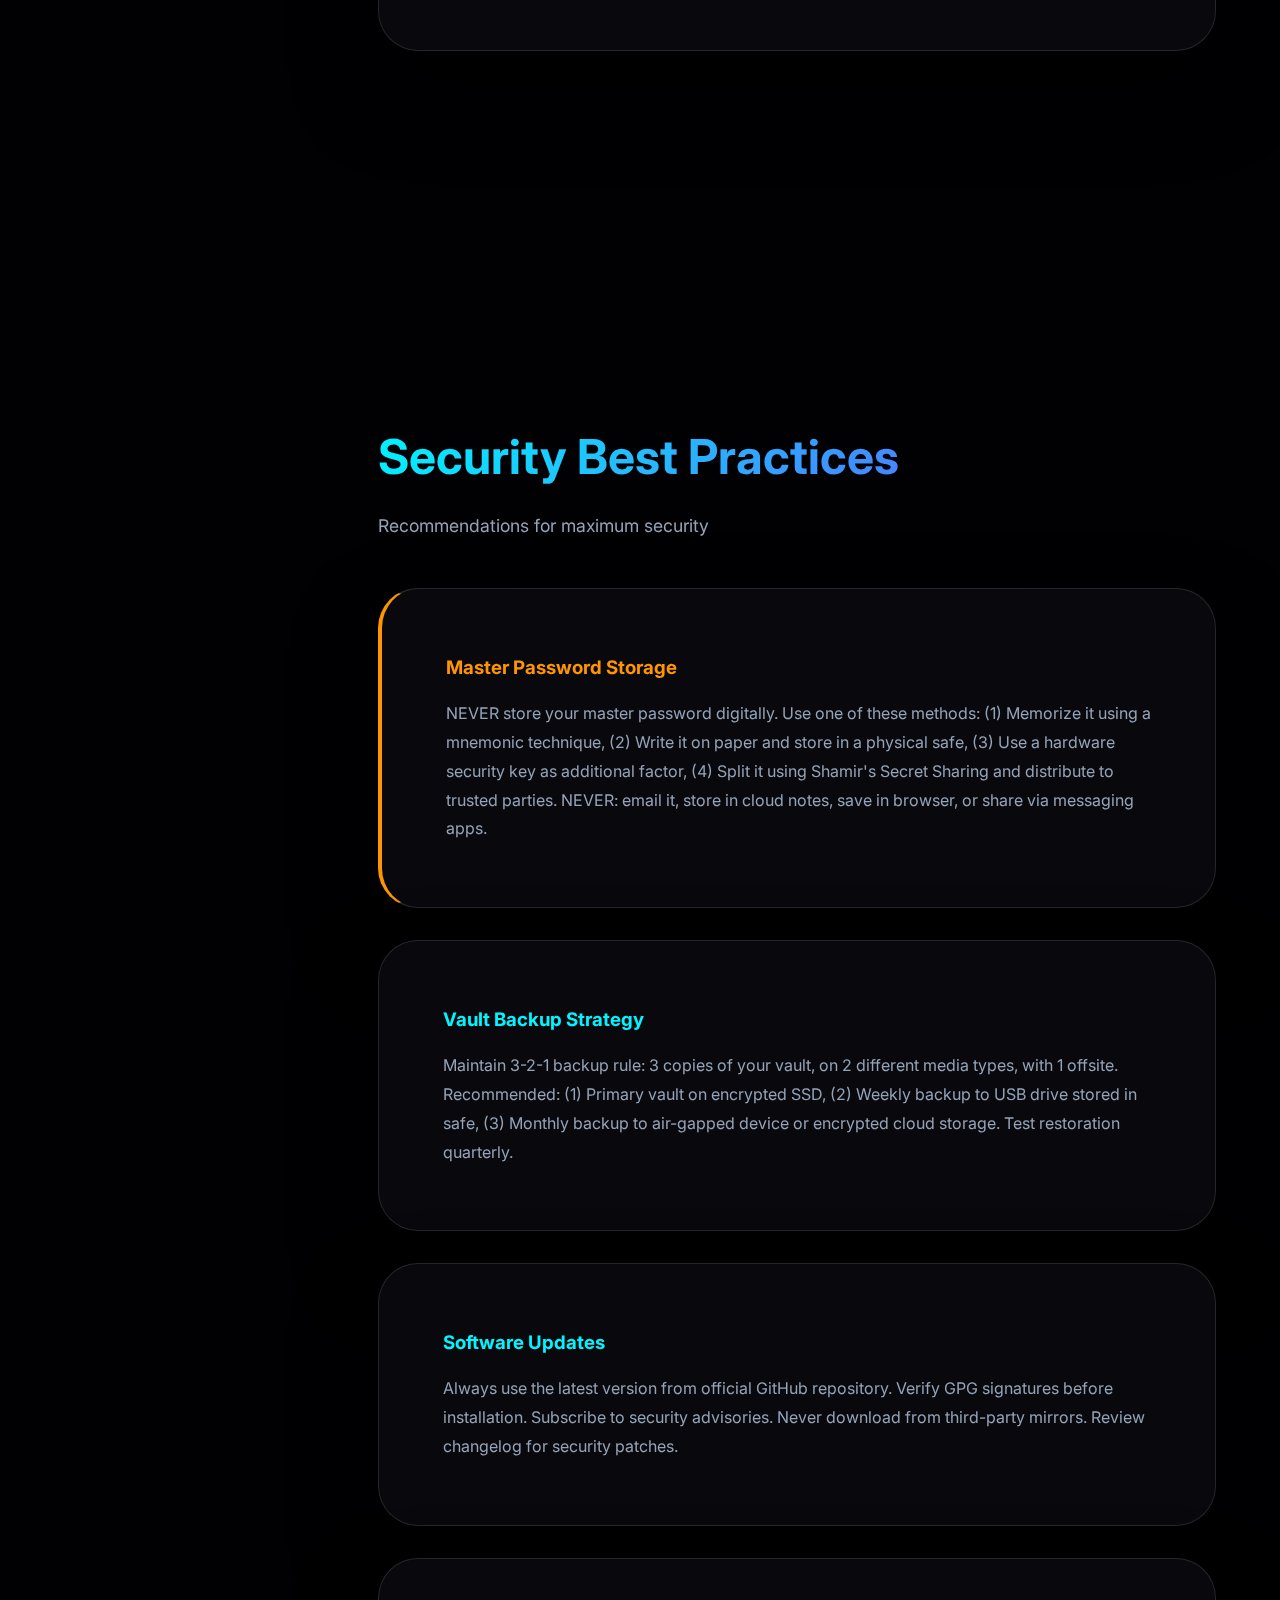
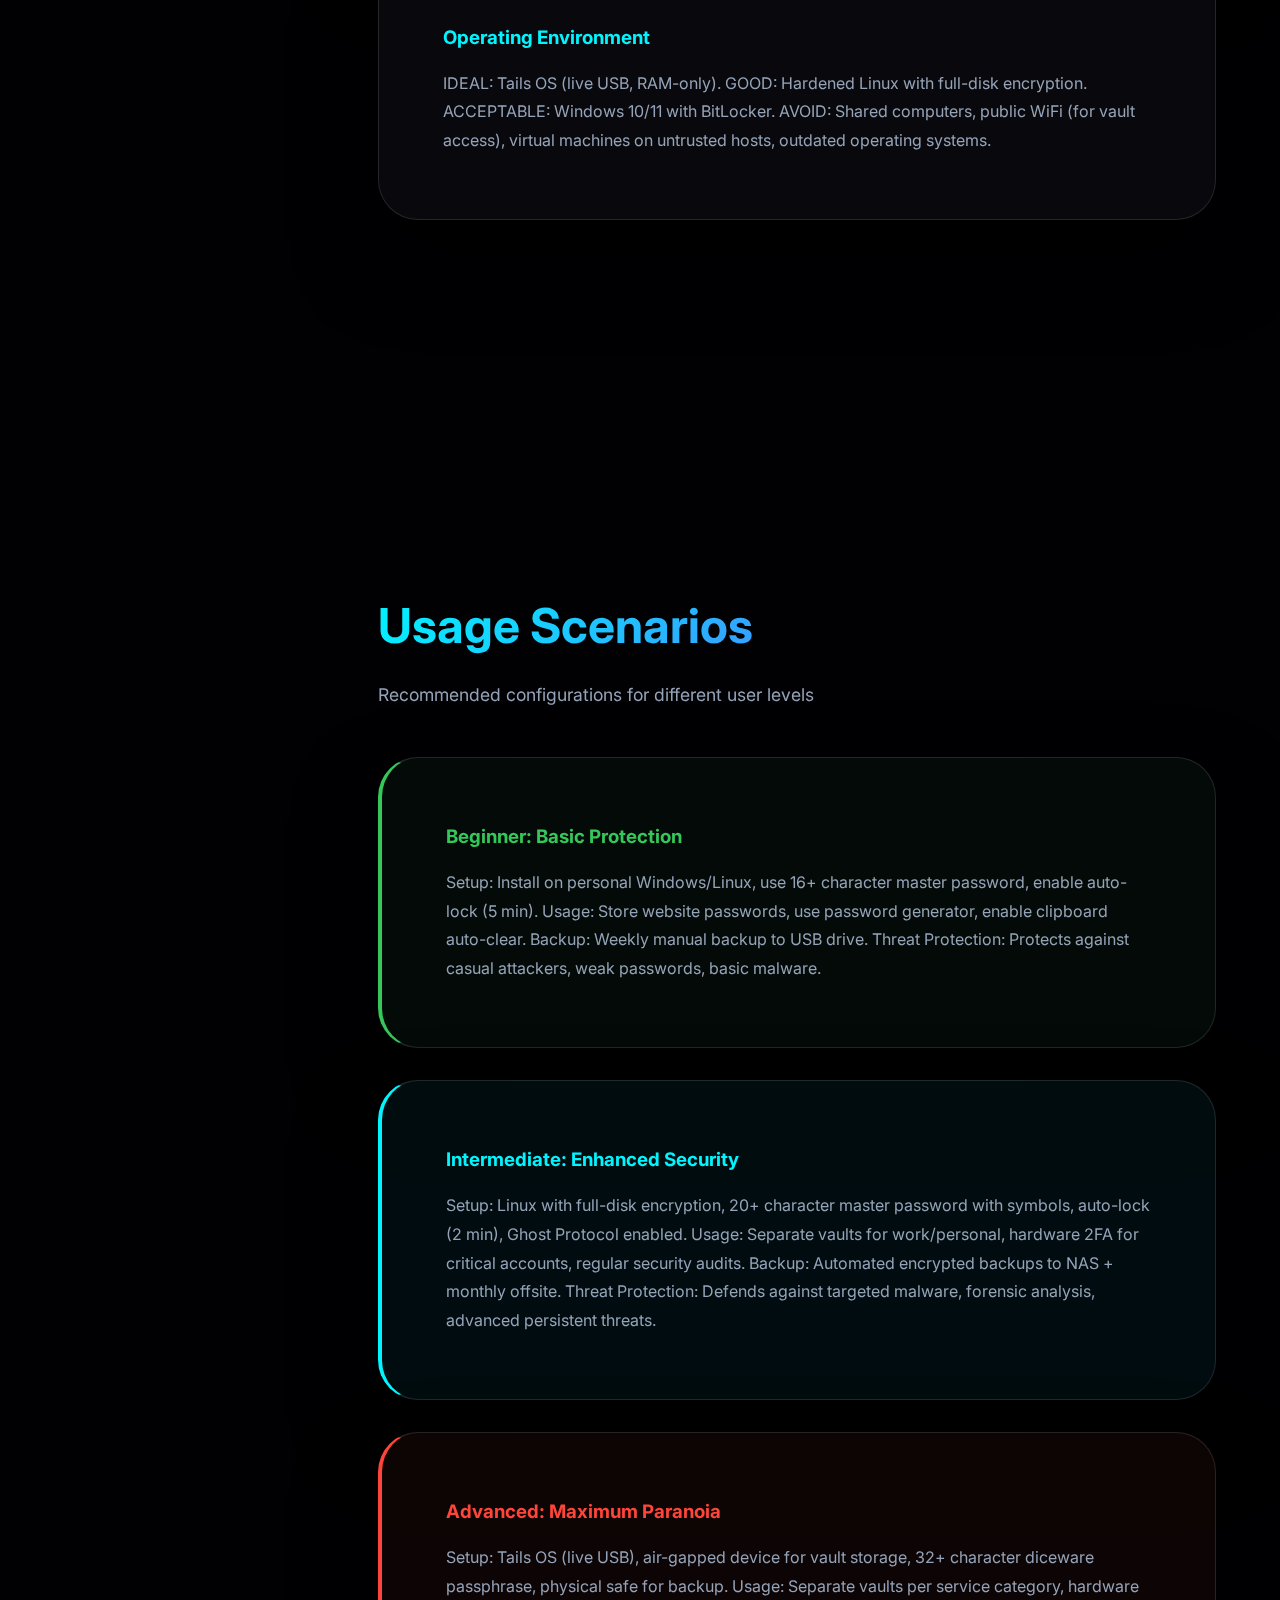
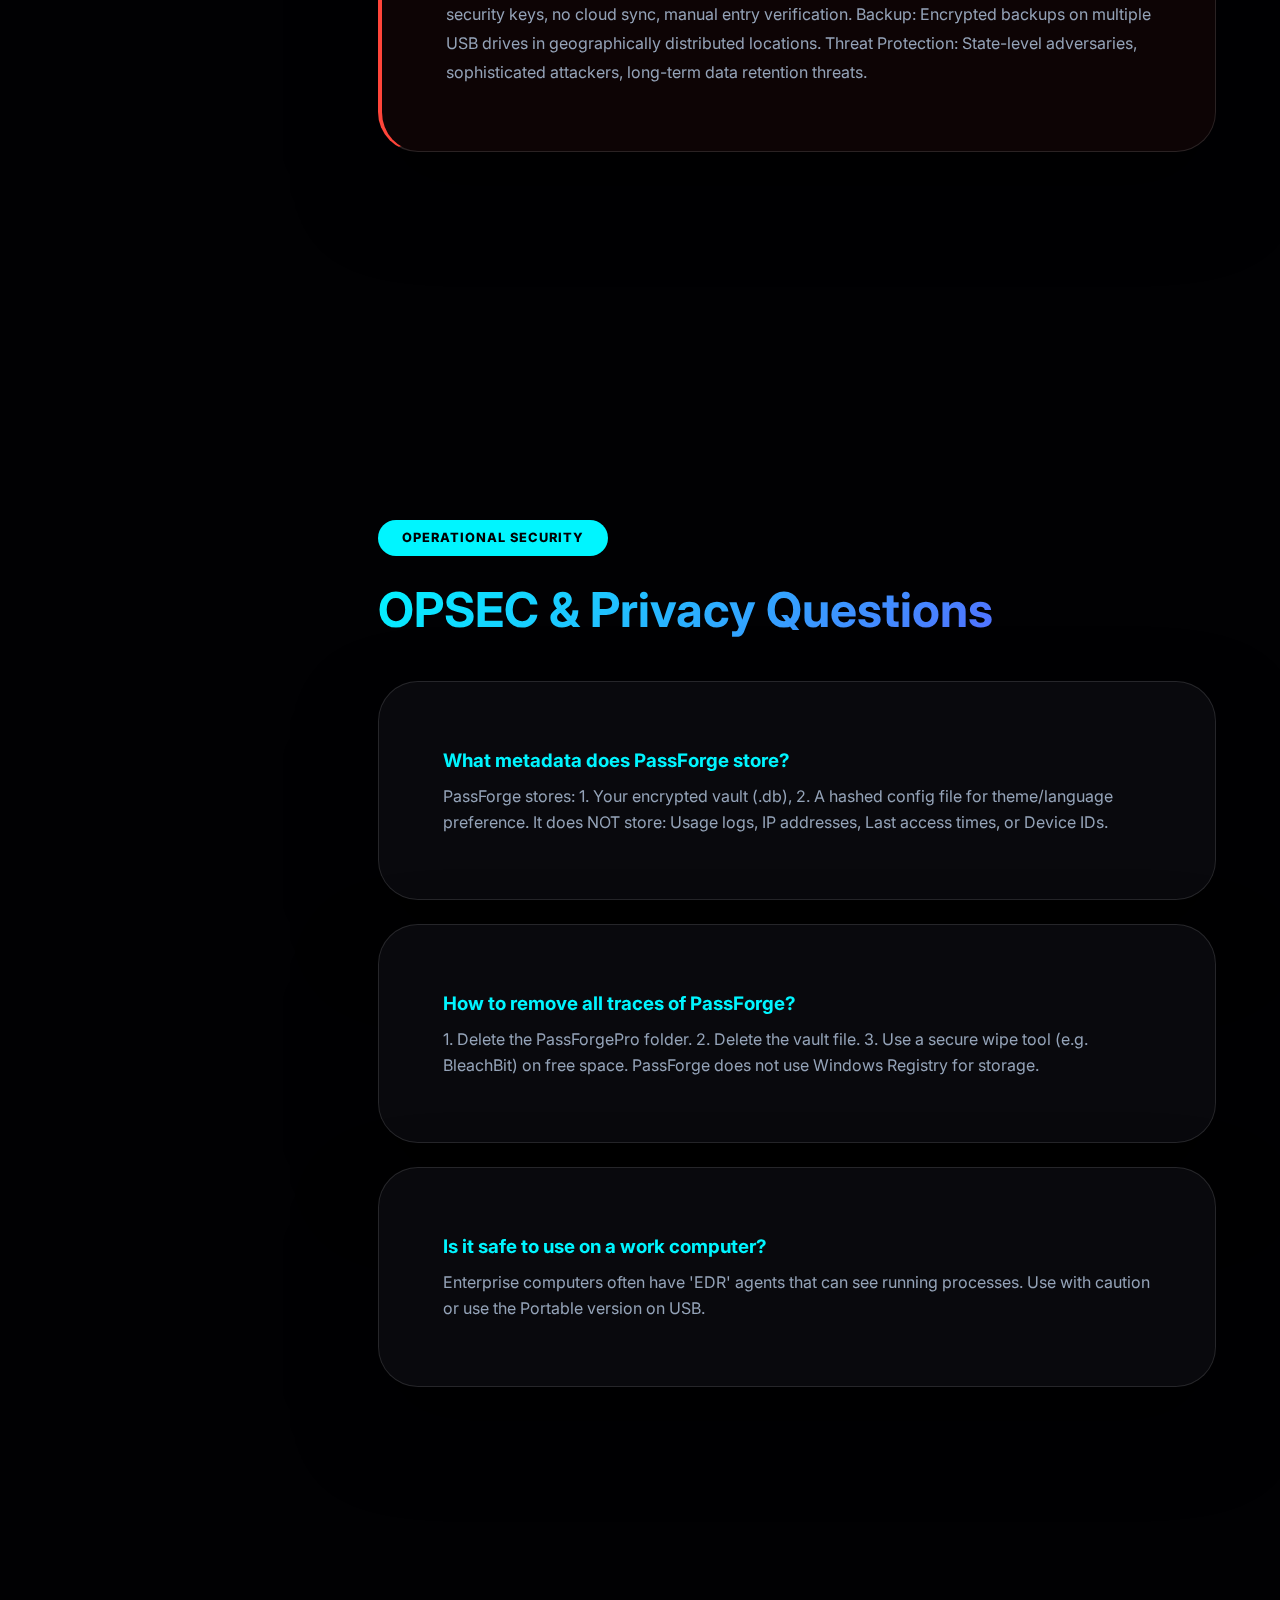
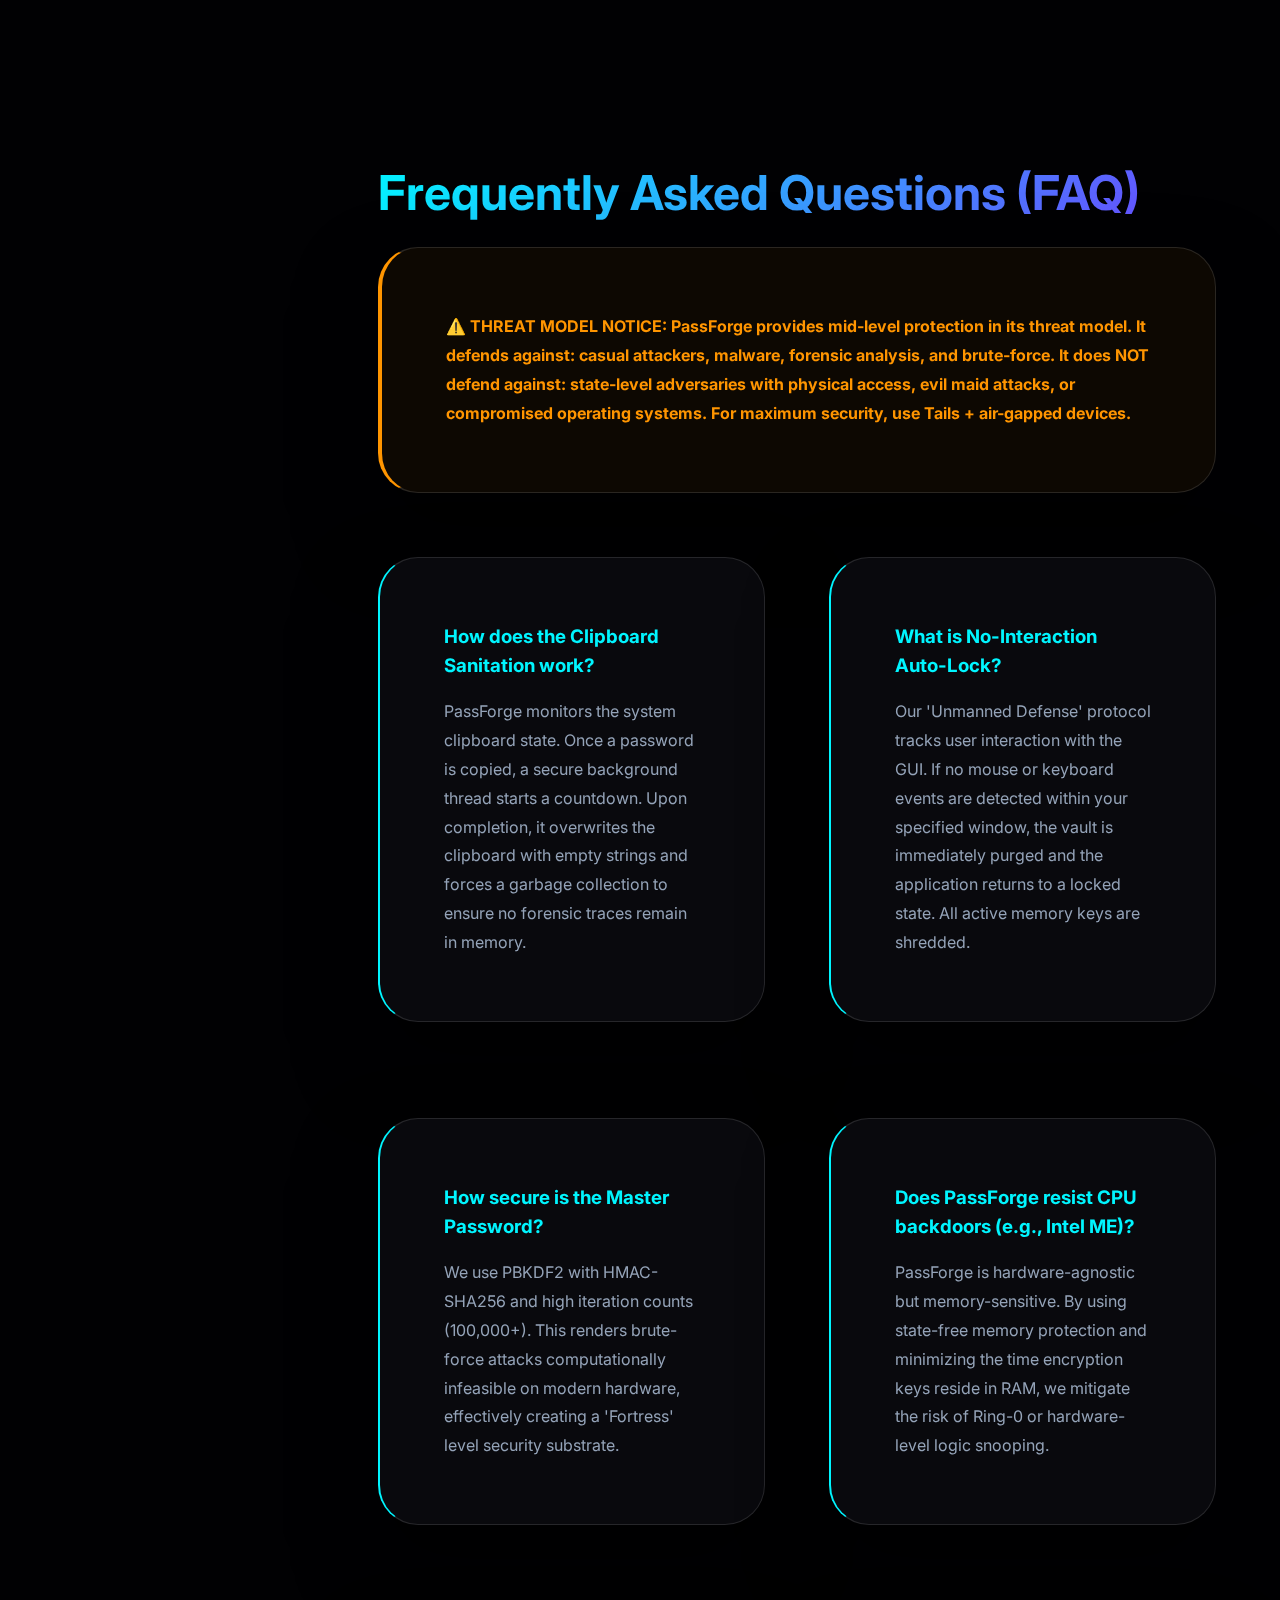
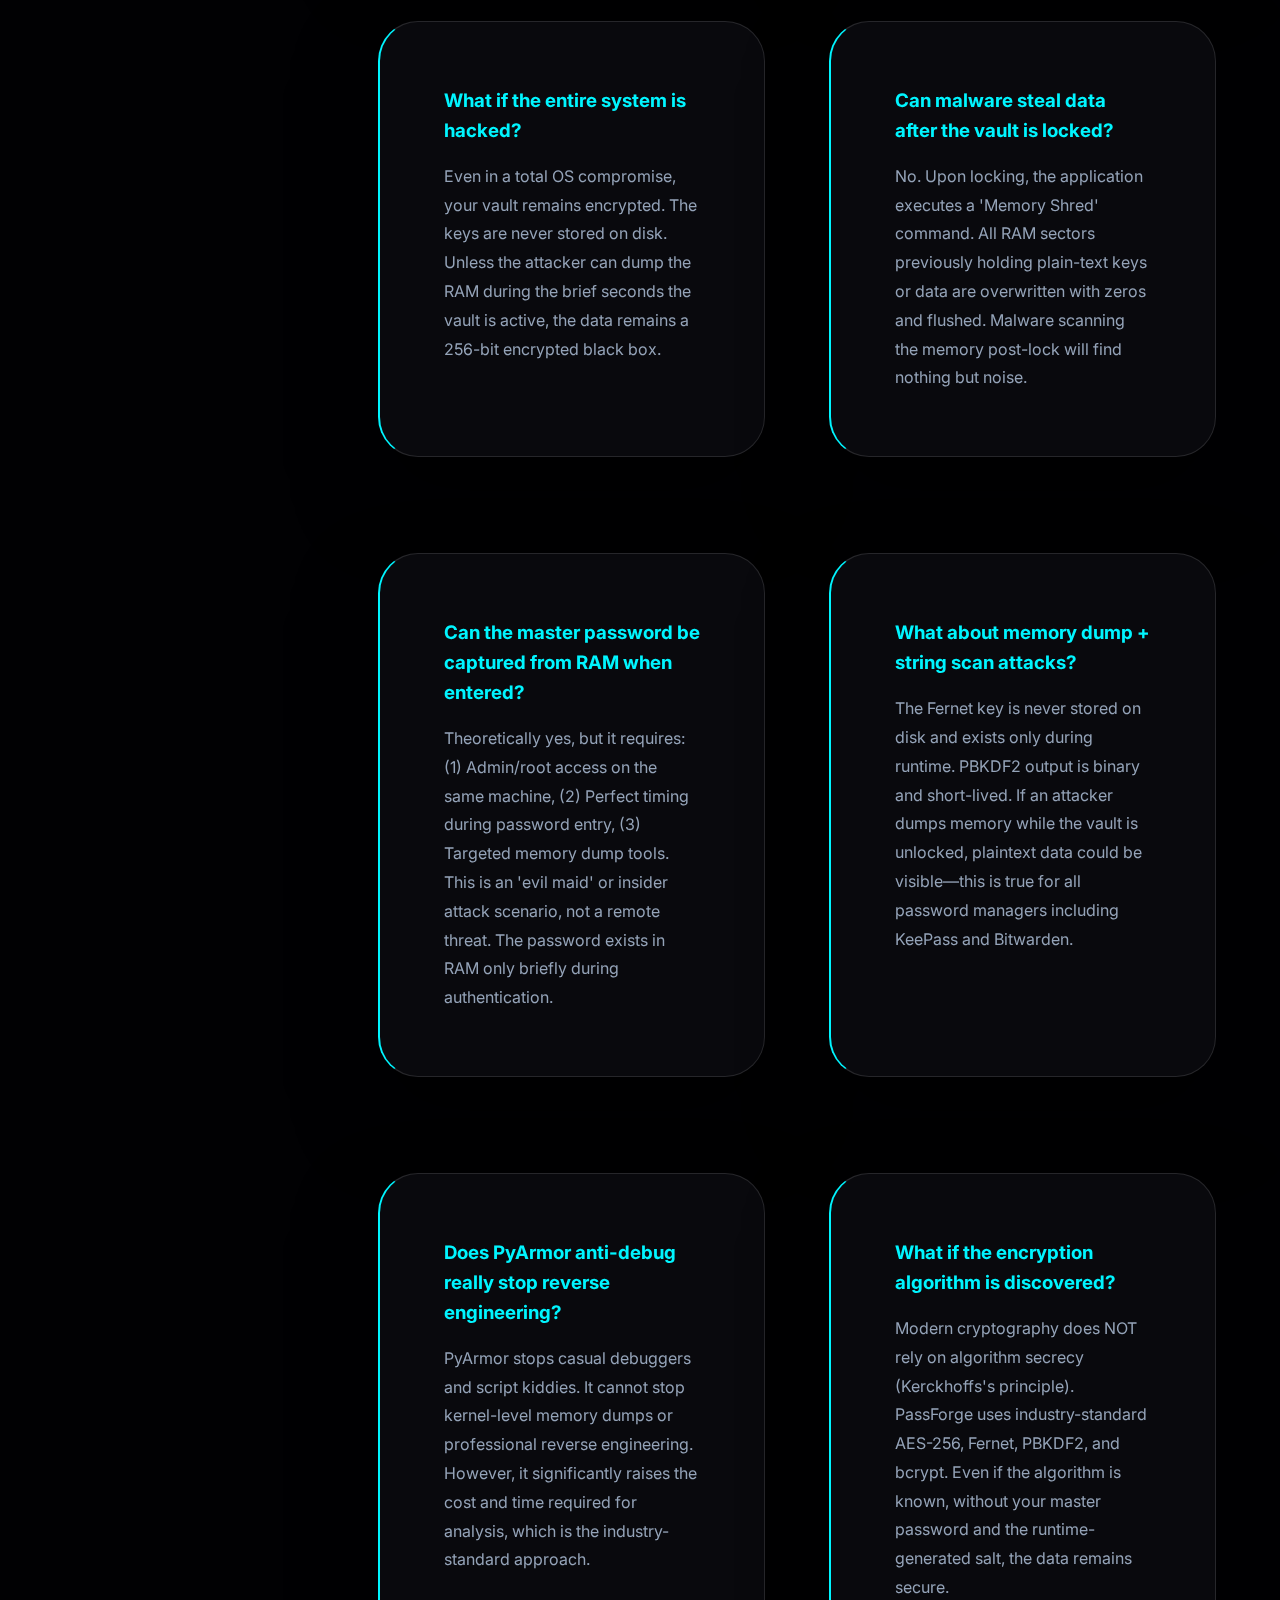
<file: PassForgePro/faq.html>
<!DOCTYPE html>
<html lang="en">

<head>
    <meta charset="UTF-8">
    <meta name="viewport" content="width=device-width, initial-scale=1.0">
    <title>Documentation & FAQ | PassForge Pro</title>
    <link rel="stylesheet" href="style.css">
    <link href="https://fonts.googleapis.com/css2?family=Inter:wght@400;500;600;700;800;900&display=swap"
        rel="stylesheet">
    <style>
        .doc-section {
            margin-bottom: 8rem;
        }

        .doc-nav {
            position: sticky;
            top: 140px;
            background: var(--bg-card);
            padding: 2rem;
            border-radius: 20px;
            border: 1px solid var(--glass-border);
            max-height: 80vh;
            overflow-y: auto;
        }

        .doc-nav a {
            display: block;
            color: var(--text-dim);
            text-decoration: none;
            padding: 0.8rem 1rem;
            margin-bottom: 0.5rem;
            border-radius: 10px;
            transition: all 0.3s;
            font-size: 0.9rem;
        }

        .doc-nav a:hover,
        .doc-nav a.active {
            background: var(--accent);
            color: var(--bg-dark);
            transform: translateX(5px);
        }

        .step-card {
            background: var(--bg-card);
            padding: 2.5rem;
            border-radius: 20px;
            border-left: 4px solid var(--accent);
            margin-bottom: 2rem;
        }

        .code-block {
            position: relative;
            background: #000;
            padding: 1.5rem;
            border-radius: 15px;
            border: 1px solid var(--glass-border);
            font-family: 'Courier New', monospace;
            color: var(--accent);
            overflow-x: auto;
            margin: 1rem 0;
        }

        .warning-box {
            background: rgba(255, 149, 0, 0.1);
            border-left: 4px solid #FF9500;
            padding: 1.5rem;
            border-radius: 15px;
            margin: 2rem 0;
        }

        .report-badge {
            display: inline-block;
            background: var(--accent);
            color: var(--bg-dark);
            padding: 0.5rem 1.5rem;
            border-radius: 50px;
            font-size: 0.8rem;
            font-weight: 800;
            letter-spacing: 1px;
            margin-bottom: 1rem;
        }

        .vector-badge {
            display: inline-block;
            background: rgba(0, 245, 255, 0.1);
            color: var(--accent);
            padding: 0.5rem 1rem;
            border-radius: 8px;
            font-size: 0.85rem;
            font-weight: 500;
            border: 1px solid rgba(0, 245, 255, 0.3);
            transition: all 0.3s cubic-bezier(0.4, 0, 0.2, 1);
            backdrop-filter: blur(5px);
        }

        .vector-badge:hover {
            background: var(--accent);
            color: var(--bg-dark);
            box-shadow: 0 0 20px var(--accent-glow);
            transform: translateY(-2px);
        }
    </style>
</head>

<body style="padding-top: 120px;">
    <!-- Page Loader -->
    <div class="page-loader" id="pageLoader">
        <div class="loader-logo">PASSFORGE</div>
        <div class="loader-spinner"></div>
        <div class="loader-text" data-i18n="loader_text">Initializing Secure Environment</div>
    </div>

            <nav>
        <a href="index.html" class="logo" data-i18n="logo_text">PASSFORGE PRO</a>
        <div class="nav-links">
            <a href="index.html" data-i18n="nav_home">Home</a>
            <a href="setup.html" data-i18n="nav_setup">Setup</a>
            <a href="usage.html" data-i18n="nav_usage">Usage</a>
            <a href="security.html" data-i18n="nav_security">Security</a>
            <a href="developer.html" data-i18n="nav_developer">Developer</a>
            <a href="manifesto.html" data-i18n="nav_manifesto">Manifesto</a>
            <a href="faq.html" data-i18n="nav_faq">SSS</a>
            <div class="lang-switcher">
                <div class="lang-btn" onclick="setLanguage('en')">EN</div>
                <div class="lang-btn" onclick="setLanguage('tr')">TR</div>
            </div>
        </div>
        <div class="menu-toggle" onclick="toggleMenu()">
            <span></span>
            <span></span>
            <span></span>
        </div>
    </nav>

    <main class="container">
        <header style="margin-bottom: 4rem; text-align: center;">
            <h1 style="font-size: 4rem; margin-bottom: 1.5rem;" data-i18n="faq_h1">Documentation & SSS</h1>
            <p style="font-size: 1.2rem; color: var(--text-dim); margin-bottom: 2rem;" data-i18n="faq_subtitle">Complete
                guide for PassForge
                Pro security architecture</p>
            <a href="usage.html" class="vector-badge"
                style="text-decoration: none; border-color: var(--accent); color: white; background: rgba(0, 245, 255, 0.2); padding: 0.8rem 2rem; font-size: 1rem;"
                data-i18n="preview_gallery_h">Visual Interface Gallery</a>
        </header>

        <div style="display: grid; grid-template-columns: 250px 1fr; gap: 4rem; align-items: start;">
            <!-- Documentation Navigation -->
            <div class="doc-nav">
                <h4 style="color: var(--accent); margin-bottom: 1.5rem; font-size: 0.8rem; letter-spacing: 2px;"
                    data-i18n="quick_nav_h">QUICK NAVIGATION</h4>
                <a href="#getting-started" data-i18n="guide_title">Getting Started</a>
                <a href="#security-architecture" data-i18n="sec_arch_title">Security Architecture</a>
                <a href="#security-report" data-i18n="security_report_title">Security Report</a>
                <a href="#best-practices" data-i18n="best_practices_title">Best Practices</a>
                <a href="#scenarios" data-i18n="scenarios_title">Usage Scenarios</a>
                <a href="#opsec-privacy" data-i18n="opsec_title">OPSEC & Privacy</a>
                <a href="#faq" data-i18n="ask">Frequently Asked Questions</a>
            </div>

            <!-- Main Documentation Content -->
            <div>
                <!-- Getting Started Guide -->
                <section id="getting-started" class="doc-section animate">
                    <h2 class="grad-text" style="font-size: 3rem; margin-bottom: 1rem;" data-i18n="guide_title">Getting
                        Started with PassForge Pro</h2>
                    <p style="color: var(--text-dim); font-size: 1.1rem; margin-bottom: 3rem;"
                        data-i18n="guide_subtitle">Complete setup and usage guide for PassForgePro.py</p>

                    <div class="step-card">
                        <h3 style="color: var(--accent); margin-bottom: 1rem;" data-i18n="guide_step1_h">Step 1:
                            Installation</h3>
                        <p style="color: var(--text-dim); line-height: 1.8; margin-bottom: 1rem;"
                            data-i18n="guide_step1_p">Clone the repository and install dependencies:</p>
                        <div class="code-block">
                            <div class="copy-badge" data-i18n="copy_label"
                                onclick="copyText('git clone https://github.com/can-deliktas/PassForgePro.git && cd PassforgeV2 && pip install -r requirements.txt', this)">
                                COPY</div>
                            git clone https://github.com/can-deliktas/PassForgePro.git<br>cd
                            PassforgeV2<br>pip install -r requirements.txt
                        </div>
                    </div>

                    <div class="step-card">
                        <h3 style="color: var(--accent); margin-bottom: 1rem;" data-i18n="guide_step2_h">Step 2: First
                            Launch</h3>
                        <p style="color: var(--text-dim); line-height: 1.8; margin-bottom: 1rem;"
                            data-i18n="guide_step2_p">Run 'python PassForgePro.py' to initialize...</p>
                        <div class="code-block">
                            <div class="copy-badge" data-i18n="copy_label"
                                onclick="copyText('python PassForgePro.py', this)">COPY</div>
                            python PassForgePro.py
                        </div>
                        <div class="warning-box">
                            <p style="color: #FF9500; font-weight: 700;" data-i18n="guide_step2_sec_critical">⚠️
                                CRITICAL: Your master password is
                                IRRETRIEVABLE if lost. Store it securely using physical methods (safe, paper backup,
                                hardware key).</p>
                        </div>
                    </div>

                    <div class="step-card">
                        <h3 style="color: var(--accent); margin-bottom: 1rem;" data-i18n="guide_step3_h">Step 3: Vault
                            Creation</h3>
                        <p style="color: var(--text-dim); line-height: 1.8;" data-i18n="guide_step3_p">Select vault
                            folder location, choose language (EN/TR), and select theme...</p>
                    </div>

                    <div class="step-card">
                        <h3 style="color: var(--accent); margin-bottom: 1rem;" data-i18n="guide_step4_h">Step 4: Adding
                            Entries</h3>
                        <p style="color: var(--text-dim); line-height: 1.8;" data-i18n="guide_step4_p">Use the 'Add
                            Entry' button to create password records...</p>
                    </div>

                    <div class="step-card">
                        <h3 style="color: var(--accent); margin-bottom: 1rem;" data-i18n="guide_step5_h">Step 5:
                            Auto-Lock & Security</h3>
                        <p style="color: var(--text-dim); line-height: 1.8;" data-i18n="guide_step5_p">Configure
                            auto-lock timer in settings...</p>
                    </div>
                </section>

                <!-- Advanced Security Architecture -->
                <section id="security-architecture" class="doc-section animate">
                    <div class="report-badge">DEEP DIVE</div>
                    <h2 class="grad-text" style="font-size: 2.5rem; margin-bottom: 2rem;" data-i18n="sec_arch_title">
                    </h2>

                    <!-- Part I -->
                    <div class="glass-card" style="margin-bottom: 2rem;">
                        <h3 style="color: var(--accent); margin-bottom: 1rem;" data-i18n="sec_design_philosophy_h"></h3>
                        <p style="color: var(--text-dim); margin-bottom: 2rem; border-left: 2px solid var(--accent); padding-left: 1rem;"
                            data-i18n="sec_design_philosophy_p"></p>

                        <h3 style="color: var(--accent); margin-bottom: 1.5rem;" data-i18n="sec_layer_title"></h3>

                        <div style="display: grid; gap: 1.5rem;">
                            <div>
                                <h4 style="color: #fff; margin-bottom: 0.5rem;" data-i18n="sec_layer_2_1_h"></h4>
                                <p style="color: var(--text-dim); font-size: 0.95rem;" data-i18n="sec_layer_2_1_p"></p>
                            </div>
                            <div>
                                <h4 style="color: #fff; margin-bottom: 0.5rem;" data-i18n="sec_layer_2_2_h"></h4>
                                <p style="color: var(--text-dim); font-size: 0.95rem;" data-i18n="sec_layer_2_2_p"></p>
                            </div>
                            <div>
                                <h4 style="color: #fff; margin-bottom: 0.5rem;" data-i18n="sec_layer_2_3_h"></h4>
                                <p style="color: var(--text-dim); font-size: 0.95rem;" data-i18n="sec_layer_2_3_p"></p>
                            </div>
                            <div>
                                <h4 style="color: #fff; margin-bottom: 0.5rem;" data-i18n="sec_layer_2_4_h"></h4>
                                <p style="color: var(--text-dim); font-size: 0.95rem;" data-i18n="sec_layer_2_4_p"></p>
                            </div>
                            <div>
                                <h4 style="color: #fff; margin-bottom: 0.5rem;" data-i18n="sec_layer_2_5_h"></h4>
                                <p style="color: var(--text-dim); font-size: 0.95rem;" data-i18n="sec_layer_2_5_p"></p>
                            </div>
                            <div>
                                <h4 style="color: #fff; margin-bottom: 0.5rem;" data-i18n="sec_layer_2_6_h"></h4>
                                <p style="color: var(--text-dim); font-size: 0.95rem;" data-i18n="sec_layer_2_6_p"></p>
                            </div>
                            <div>
                                <h4 style="color: #fff; margin-bottom: 0.5rem;" data-i18n="sec_layer_2_7_h"></h4>
                                <p style="color: var(--text-dim); font-size: 0.95rem;" data-i18n="sec_layer_2_7_p"></p>
                            </div>
                        </div>
                    </div>

                    <!-- Part II: Zero Knowledge -->
                    <div class="glass-card" style="margin-bottom: 2rem; border-top: 4px solid #34C759;">
                        <h2 style="color: white; margin-bottom: 1.5rem;" data-i18n="sec_zk_title"></h2>

                        <div style="margin-bottom: 2rem;">
                            <h3 style="color: var(--accent); margin-bottom: 0.5rem;" data-i18n="sec_zk_def_h"></h3>
                            <p style="color: var(--text-dim);" data-i18n="sec_zk_def_p"></p>
                        </div>

                        <h3 style="color: var(--accent); margin-bottom: 1rem;" data-i18n="sec_zk_cycle_h"></h3>
                        <div
                            style="background: rgba(255,255,255,0.03); padding: 1.5rem; border-radius: 10px; margin-bottom: 1.5rem;">
                            <h4 style="color: #fff; margin-bottom: 0.5rem;" data-i18n="sec_zk_cycle_1_h"></h4>
                            <p style="color: var(--text-dim); font-size: 0.9rem; margin-bottom: 1rem;"
                                data-i18n="sec_zk_cycle_1_p"></p>

                            <h4 style="color: #fff; margin-bottom: 0.5rem;" data-i18n="sec_zk_cycle_2_h"></h4>
                            <p style="color: var(--text-dim); font-size: 0.9rem; margin-bottom: 1rem;"
                                data-i18n="sec_zk_cycle_2_p"></p>

                            <h4 style="color: #fff; margin-bottom: 0.5rem;" data-i18n="sec_zk_cycle_3_h"></h4>
                            <p style="color: var(--text-dim); font-size: 0.9rem;" data-i18n="sec_zk_cycle_3_p"></p>
                        </div>

                        <div style="display: grid; grid-template-columns: 1fr 1fr; gap: 1rem;">
                            <div style="background: rgba(52, 199, 89, 0.1); padding: 1rem; border-radius: 10px;">
                                <h4 style="color: #34C759; margin-bottom: 0.5rem;" data-i18n="sec_zk_guarantee_h"></h4>
                                <p style="color: var(--text-dim); font-size: 0.85rem;" data-i18n="sec_zk_guarantee_p">
                                </p>
                            </div>
                            <div style="background: rgba(52, 199, 89, 0.1); padding: 1rem; border-radius: 10px;">
                                <h4 style="color: #34C759; margin-bottom: 0.5rem;" data-i18n="sec_zk_backup_h"></h4>
                                <p style="color: var(--text-dim); font-size: 0.85rem;" data-i18n="sec_zk_backup_p"></p>
                            </div>
                        </div>
                    </div>

                    <!-- Part III: Threat Model -->
                    <div class="glass-card" style="margin-bottom: 2rem; border-top: 4px solid #FF453A;">
                        <h2 style="color: white; margin-bottom: 1.5rem;" data-i18n="sec_tm_title"></h2>

                        <div style="display: grid; gap: 1.5rem;">
                            <div>
                                <h3 style="color: var(--accent); margin-bottom: 0.5rem;" data-i18n="sec_tm_assets_h">
                                </h3>
                                <p style="color: var(--text-dim);" data-i18n="sec_tm_assets_list"></p>
                            </div>

                            <div>
                                <h3 style="color: var(--accent); margin-bottom: 0.5rem;" data-i18n="sec_tm_actors_h">
                                </h3>
                                <ul style="color: var(--text-dim); padding-left: 1.2rem; line-height: 1.6;">
                                    <li data-i18n="sec_tm_actors_1"></li>
                                    <li data-i18n="sec_tm_actors_2"></li>
                                    <li data-i18n="sec_tm_actors_3"></li>
                                </ul>
                            </div>

                            <div>
                                <h3 style="color: var(--accent); margin-bottom: 0.5rem;" data-i18n="sec_tm_vectors_h">
                                </h3>
                                <div style="display: flex; flex-wrap: wrap; gap: 0.8rem; margin-top: 1rem;">
                                    <span class="vector-badge" data-i18n="sec_tm_vec_1"></span>
                                    <span class="vector-badge" data-i18n="sec_tm_vec_2"></span>
                                    <span class="vector-badge" data-i18n="sec_tm_vec_3"></span>
                                    <span class="vector-badge" data-i18n="sec_tm_vec_4"></span>
                                    <span class="vector-badge" data-i18n="sec_tm_vec_5"></span>
                                </div>
                            </div>

                            <div style="background: rgba(255, 69, 58, 0.1); padding: 1rem; border-radius: 10px;">
                                <h3 style="color: #FF453A; margin-bottom: 0.5rem;" data-i18n="sec_tm_scope_h"></h3>
                                <p style="color: var(--text-dim); font-size: 0.9rem;" data-i18n="sec_tm_scope_p"></p>
                            </div>
                        </div>
                    </div>

                    <!-- Part IV: Pentest Checklist -->
                    <div class="glass-card" style="border-top: 4px solid #BF5AF2;">
                        <h2 style="color: white; margin-bottom: 1.5rem;" data-i18n="sec_pt_title"></h2>

                        <div
                            style="display: grid; grid-template-columns: repeat(auto-fit, minmax(300px, 1fr)); gap: 1.5rem;">
                            <div>
                                <h4 style="color: #BF5AF2; margin-bottom: 0.5rem;" data-i18n="sec_pt_crypto_h"></h4>
                                <p style="color: var(--text-dim); font-size: 0.85rem;" data-i18n="sec_pt_crypto_list">
                                </p>
                            </div>
                            <div>
                                <h4 style="color: #BF5AF2; margin-bottom: 0.5rem;" data-i18n="sec_pt_mem_h"></h4>
                                <p style="color: var(--text-dim); font-size: 0.85rem;" data-i18n="sec_pt_mem_list"></p>
                            </div>
                            <div>
                                <h4 style="color: #BF5AF2; margin-bottom: 0.5rem;" data-i18n="sec_pt_disk_h"></h4>
                                <p style="color: var(--text-dim); font-size: 0.85rem;" data-i18n="sec_pt_disk_list"></p>
                            </div>
                            <div>
                                <h4 style="color: #BF5AF2; margin-bottom: 0.5rem;" data-i18n="sec_pt_clip_h"></h4>
                                <p style="color: var(--text-dim); font-size: 0.85rem;" data-i18n="sec_pt_clip_list"></p>
                            </div>
                            <div>
                                <h4 style="color: #BF5AF2; margin-bottom: 0.5rem;" data-i18n="sec_pt_auth_h"></h4>
                                <p style="color: var(--text-dim); font-size: 0.85rem;" data-i18n="sec_pt_auth_list"></p>
                            </div>
                            <div>
                                <h4 style="color: #BF5AF2; margin-bottom: 0.5rem;" data-i18n="sec_pt_bin_h"></h4>
                                <p style="color: var(--text-dim); font-size: 0.85rem;" data-i18n="sec_pt_bin_list"></p>
                            </div>
                            <div>
                                <h4 style="color: #BF5AF2; margin-bottom: 0.5rem;" data-i18n="sec_pt_ux_h"></h4>
                                <p style="color: var(--text-dim); font-size: 0.85rem;" data-i18n="sec_pt_ux_list"></p>
                            </div>
                        </div>

                        <div
                            style="margin-top: 2rem; padding-top: 1rem; border-top: 1px solid rgba(255,255,255,0.1); text-align: center;">
                            <p style="color: #BF5AF2; font-weight: bold; letter-spacing: 1px; font-size: 0.9rem;"
                                data-i18n="sec_pt_final"></p>
                        </div>
                    </div>

                </section>

                <!-- Security Report -->
                <section id="security-report" class="doc-section animate">
                    <div class="report-badge">TECHNICAL ANALYSIS</div>
                    <h2 class="grad-text" style="font-size: 3rem; margin-bottom: 1rem;"
                        data-i18n="security_report_title">Technical Security Report</h2>
                    <p style="color: var(--text-dim); font-size: 1.1rem; margin-bottom: 3rem;"
                        data-i18n="security_report_subtitle">Independent analysis of PassForge Pro cryptographic
                        implementation</p>

                    <div class="glass-card" style="margin-bottom: 2rem;">
                        <h3 style="color: var(--accent); margin-bottom: 1rem;" data-i18n="report_exec_summary">Executive
                            Summary</h3>
                        <p style="color: var(--text-dim); line-height: 1.8;" data-i18n="report_exec_p">PassForge Pro
                            implements industry-standard cryptographic primitives...</p>
                    </div>

                    <div class="glass-card" style="margin-bottom: 2rem;">
                        <h3 style="color: var(--accent); margin-bottom: 1rem;" data-i18n="report_crypto_h">Cryptographic
                            Stack</h3>
                        <p style="color: var(--text-dim); line-height: 1.8;" data-i18n="report_crypto_p">Key Derivation:
                            PBKDF2-HMAC-SHA256 with 150,000 iterations...</p>
                    </div>

                    <div class="glass-card" style="margin-bottom: 2rem;">
                        <h3 style="color: var(--accent); margin-bottom: 1rem;" data-i18n="report_threat_h">Threat Model
                        </h3>
                        <p style="color: var(--text-dim); line-height: 1.8;" data-i18n="report_threat_p">DEFENDS
                            AGAINST: Offline brute-force attacks...</p>
                    </div>

                    <div class="glass-card">
                        <h3 style="color: var(--accent); margin-bottom: 1rem;" data-i18n="report_audit_h">Security Audit
                            Status</h3>
                        <p style="color: var(--text-dim); line-height: 1.8;" data-i18n="report_audit_p">PassForge Pro is
                            100% open-source...</p>
                    </div>
                </section>

                <!-- Best Practices -->
                <section id="best-practices" class="doc-section animate">
                    <h2 class="grad-text" style="font-size: 3rem; margin-bottom: 1rem;"
                        data-i18n="best_practices_title">Security Best Practices</h2>
                    <p style="color: var(--text-dim); font-size: 1.1rem; margin-bottom: 3rem;"
                        data-i18n="best_practices_subtitle">Recommendations for maximum security</p>

                    <div class="glass-card" style="margin-bottom: 2rem; border-left: 4px solid #FF9500;">
                        <h3 style="color: #FF9500; margin-bottom: 1rem;" data-i18n="bp_password_h">Master Password
                            Storage</h3>
                        <p style="color: var(--text-dim); line-height: 1.8;" data-i18n="bp_password_p">NEVER store your
                            master password digitally...</p>
                    </div>

                    <div class="glass-card" style="margin-bottom: 2rem;">
                        <h3 style="color: var(--accent); margin-bottom: 1rem;" data-i18n="bp_backup_h">Vault Backup
                            Strategy</h3>
                        <p style="color: var(--text-dim); line-height: 1.8;" data-i18n="bp_backup_p">Maintain 3-2-1
                            backup rule...</p>
                    </div>

                    <div class="glass-card" style="margin-bottom: 2rem;">
                        <h3 style="color: var(--accent); margin-bottom: 1rem;" data-i18n="bp_updates_h">Software Updates
                        </h3>
                        <p style="color: var(--text-dim); line-height: 1.8;" data-i18n="bp_updates_p">Always use the
                            latest version from official GitHub repository...</p>
                    </div>

                    <div class="glass-card">
                        <h3 style="color: var(--accent); margin-bottom: 1rem;" data-i18n="bp_environment_h">Operating
                            Environment</h3>
                        <p style="color: var(--text-dim); line-height: 1.8;" data-i18n="bp_environment_p">IDEAL: Tails
                            OS (live USB, RAM-only)...</p>
                    </div>
                </section>

                <!-- Usage Scenarios -->
                <section id="scenarios" class="doc-section animate">
                    <h2 class="grad-text" style="font-size: 3rem; margin-bottom: 1rem;" data-i18n="scenarios_title">
                        Usage Scenarios</h2>
                    <p style="color: var(--text-dim); font-size: 1.1rem; margin-bottom: 3rem;"
                        data-i18n="scenarios_subtitle">Recommended configurations for different user levels</p>

                    <div class="glass-card"
                        style="margin-bottom: 2rem; background: rgba(52, 199, 89, 0.05); border-left: 4px solid #34C759;">
                        <h3 style="color: #34C759; margin-bottom: 1rem;" data-i18n="scenario_beginner_h">Beginner: Basic
                            Protection</h3>
                        <p style="color: var(--text-dim); line-height: 1.8;" data-i18n="scenario_beginner_p">Setup:
                            Install on personal Windows/Mac...</p>
                    </div>

                    <div class="glass-card"
                        style="margin-bottom: 2rem; background: rgba(0, 245, 255, 0.05); border-left: 4px solid var(--accent);">
                        <h3 style="color: var(--accent); margin-bottom: 1rem;" data-i18n="scenario_intermediate_h">
                            Intermediate: Enhanced Security</h3>
                        <p style="color: var(--text-dim); line-height: 1.8;" data-i18n="scenario_intermediate_p">Setup:
                            Linux with full-disk encryption...</p>
                    </div>

                    <div class="glass-card"
                        style="background: rgba(255, 69, 58, 0.05); border-left: 4px solid #FF453A;">
                        <h3 style="color: #FF453A; margin-bottom: 1rem;" data-i18n="scenario_advanced_h">Advanced:
                            Maximum Paranoia</h3>
                        <p style="color: var(--text-dim); line-height: 1.8;" data-i18n="scenario_advanced_p">Setup:
                            Tails OS (live USB), air-gapped device...</p>
                    </div>
                </section>

                </section>

                <!-- OPSEC & Privacy -->
                <section id="opsec-privacy" class="doc-section animate">
                    <div class="report-badge">OPERATIONAL SECURITY</div>
                    <h2 class="grad-text" style="font-size: 3rem; margin-bottom: 2rem;" data-i18n="opsec_title"></h2>

                    <div class="glass-card" style="margin-bottom: 1.5rem;">
                        <h3 style="color: var(--accent); margin-bottom: 0.5rem;" data-i18n="opsec_q1"></h3>
                        <p style="color: var(--text-dim);" data-i18n="opsec_a1"></p>
                    </div>
                    <div class="glass-card" style="margin-bottom: 1.5rem;">
                        <h3 style="color: var(--accent); margin-bottom: 0.5rem;" data-i18n="opsec_q2"></h3>
                        <p style="color: var(--text-dim);" data-i18n="opsec_a2"></p>
                    </div>
                    <div class="glass-card">
                        <h3 style="color: var(--accent); margin-bottom: 0.5rem;" data-i18n="opsec_q3"></h3>
                        <p style="color: var(--text-dim);" data-i18n="opsec_a3"></p>
                    </div>
                </section>

                <!-- FAQ Section -->
                <section id="faq" class="doc-section">
                    <h2 class="grad-text" style="font-size: 3rem; margin-bottom: 1rem;" data-i18n="ask">Frequently Asked
                        Questions</h2>

                    <!-- Threat Model Notice -->
                    <div class="glass-card"
                        style="margin-bottom: 4rem; border-left: 4px solid #FF9500; background: rgba(255, 149, 0, 0.05);">
                        <p style="color: #FF9500; font-weight: 700; line-height: 1.8; font-size: 1rem;"
                            data-i18n="faq_threat_notice">
                            ⚠️ THREAT MODEL NOTICE: PassForge provides mid-level protection in its threat model...
                        </p>
                    </div>

                    <div class="grid-2">
                        <div class="glass-card" style="margin-bottom: 2rem; border-left: 2px solid var(--accent);">
                            <h3 style="color: var(--accent); margin-bottom: 1rem;" data-i18n="faq_q1">How does Clipboard
                                Sanitation work?</h3>
                            <p style="color: var(--text-dim); line-height: 1.8;" data-i18n="faq_a1">PassForge monitors
                                the system clipboard state...</p>
                        </div>
                        <div class="glass-card" style="margin-bottom: 2rem; border-left: 2px solid var(--accent);">
                            <h3 style="color: var(--accent); margin-bottom: 1rem;" data-i18n="faq_q2">What is
                                No-Interaction Auto-Lock?</h3>
                            <p style="color: var(--text-dim); line-height: 1.8;" data-i18n="faq_a2">Our 'Unmanned
                                Defense' protocol tracks user interaction...</p>
                        </div>
                        <div class="glass-card" style="margin-bottom: 2rem; border-left: 2px solid var(--accent);">
                            <h3 style="color: var(--accent); margin-bottom: 1rem;" data-i18n="faq_q3">How secure is the
                                Master Password?</h3>
                            <p style="color: var(--text-dim); line-height: 1.8;" data-i18n="faq_a3">We use PBKDF2 with
                                HMAC-SHA256...</p>
                        </div>
                        <div class="glass-card" style="margin-bottom: 2rem; border-left: 2px solid var(--accent);">
                            <h3 style="color: var(--accent); margin-bottom: 1rem;" data-i18n="faq_q4">Does PassForge
                                resist CPU backdoors?</h3>
                            <p style="color: var(--text-dim); line-height: 1.8;" data-i18n="faq_a4">PassForge is
                                hardware-agnostic but memory-sensitive...</p>
                        </div>
                        <div class="glass-card" style="margin-bottom: 2rem; border-left: 2px solid var(--accent);">
                            <h3 style="color: var(--accent); margin-bottom: 1rem;" data-i18n="faq_q5">What if the entire
                                system is hacked?</h3>
                            <p style="color: var(--text-dim); line-height: 1.8;" data-i18n="faq_a5">Even in a total OS
                                compromise, your vault remains encrypted...</p>
                        </div>
                        <div class="glass-card" style="margin-bottom: 2rem; border-left: 2px solid var(--accent);">
                            <h3 style="color: var(--accent); margin-bottom: 1rem;" data-i18n="faq_q6">Can malware steal
                                data after lock?</h3>
                            <p style="color: var(--text-dim); line-height: 1.8;" data-i18n="faq_a6">No. Upon locking,
                                the application executes a 'Memory Shred' command...</p>
                        </div>
                        <div class="glass-card" style="margin-bottom: 2rem; border-left: 2px solid var(--accent);">
                            <h3 style="color: var(--accent); margin-bottom: 1rem;" data-i18n="faq_q7">Can the master
                                password be captured from RAM?</h3>
                            <p style="color: var(--text-dim); line-height: 1.8;" data-i18n="faq_a7">Theoretically yes,
                                but it requires...</p>
                        </div>
                        <div class="glass-card" style="margin-bottom: 2rem; border-left: 2px solid var(--accent);">
                            <h3 style="color: var(--accent); margin-bottom: 1rem;" data-i18n="faq_q8">What about memory
                                dump + string scan?</h3>
                            <p style="color: var(--text-dim); line-height: 1.8;" data-i18n="faq_a8">The Fernet key is
                                never stored on disk...</p>
                        </div>
                        <div class="glass-card" style="margin-bottom: 2rem; border-left: 2px solid var(--accent);">
                            <h3 style="color: var(--accent); margin-bottom: 1rem;" data-i18n="faq_q9">Does PyArmor
                                anti-debug really work?</h3>
                            <p style="color: var(--text-dim); line-height: 1.8;" data-i18n="faq_a9">PyArmor stops casual
                                debuggers and script kiddies...</p>
                        </div>
                        <div class="glass-card" style="margin-bottom: 2rem; border-left: 2px solid var(--accent);">
                            <h3 style="color: var(--accent); margin-bottom: 1rem;" data-i18n="faq_q10">What if the
                                algorithm is discovered?</h3>
                            <p style="color: var(--text-dim); line-height: 1.8;" data-i18n="faq_a10">Modern cryptography
                                does NOT rely on algorithm secrecy...</p>
                        </div>
                        <div class="glass-card" style="margin-bottom: 2rem; border-left: 2px solid var(--accent);">
                            <h3 style="color: var(--accent); margin-bottom: 1rem;" data-i18n="faq_q11">Would running on
                                Tails increase security?</h3>
                            <p style="color: var(--text-dim); line-height: 1.8;" data-i18n="faq_a11">Yes, significantly.
                                Tails is a RAM-only OS...</p>
                        </div>
                        <div class="glass-card" style="margin-bottom: 2rem; border-left: 2px solid var(--accent);">
                            <h3 style="color: var(--accent); margin-bottom: 1rem;" data-i18n="faq_q12">Can someone
                                brute-force my master password?</h3>
                            <p style="color: var(--text-dim); line-height: 1.8;" data-i18n="faq_a12">Extremely unlikely.
                                We use PBKDF2-HMAC-SHA256...</p>
                        </div>
                        <div class="glass-card" style="margin-bottom: 2rem; border-left: 2px solid var(--accent);">
                            <h3 style="color: var(--accent); margin-bottom: 1rem;" data-i18n="faq_q13">What happens if I
                                forget my master password?</h3>
                            <p style="color: var(--text-dim); line-height: 1.8;" data-i18n="faq_a13">Your vault is
                                permanently inaccessible...</p>
                        </div>
                        <div class="glass-card" style="margin-bottom: 2rem; border-left: 2px solid var(--accent);">
                            <h3 style="color: var(--accent); margin-bottom: 1rem;" data-i18n="faq_q14">Is the SQLite
                                database file encrypted?</h3>
                            <p style="color: var(--text-dim); line-height: 1.8;" data-i18n="faq_a14">Yes, but with a
                                critical distinction...</p>
                        </div>
                        <div class="glass-card" style="margin-bottom: 2rem; border-left: 2px solid var(--accent);">
                            <h3 style="color: var(--accent); margin-bottom: 1rem;" data-i18n="faq_q15">Can PassForge
                                protect against keyloggers?</h3>
                            <p style="color: var(--text-dim); line-height: 1.8;" data-i18n="faq_a15">No password manager
                                can fully protect...</p>
                        </div>
                        <div class="glass-card" style="margin-bottom: 2rem; border-left: 2px solid var(--accent);">
                            <h3 style="color: var(--accent); margin-bottom: 1rem;" data-i18n="faq_q16">What if my vault
                                file is stolen?</h3>
                            <p style="color: var(--text-dim); line-height: 1.8;" data-i18n="faq_a16">The attacker has an
                                encrypted blob...</p>
                        </div>
                        <div class="glass-card" style="margin-bottom: 2rem; border-left: 2px solid var(--accent);">
                            <h3 style="color: var(--accent); margin-bottom: 1rem;" data-i18n="faq_q17">Does PassForge
                                have a cloud sync feature?</h3>
                            <p style="color: var(--text-dim); line-height: 1.8;" data-i18n="faq_a17">No, and this is
                                intentional...</p>
                        </div>
                        <div class="glass-card" style="margin-bottom: 2rem; border-left: 2px solid var(--accent);">
                            <h3 style="color: var(--accent); margin-bottom: 1rem;" data-i18n="faq_q18">Can I audit the
                                source code myself?</h3>
                            <p style="color: var(--text-dim); line-height: 1.8;" data-i18n="faq_a18">Absolutely.
                                PassForge is 100% open-source...</p>
                        </div>
                        <div class="glass-card" style="margin-bottom: 2rem; border-left: 2px solid var(--accent);">
                            <h3 style="color: var(--accent); margin-bottom: 1rem;" data-i18n="faq_q19">What about
                                side-channel attacks?</h3>
                            <p style="color: var(--text-dim); line-height: 1.8;" data-i18n="faq_a19">PassForge uses
                                constant-time comparison...</p>
                        </div>
                        <div class="glass-card" style="margin-bottom: 2rem; border-left: 2px solid var(--accent);">
                            <h3 style="color: var(--accent); margin-bottom: 1rem;" data-i18n="faq_q20">Is PassForge
                                vulnerable to SQL injection?</h3>
                            <p style="color: var(--text-dim); line-height: 1.8;" data-i18n="faq_a20">No. All database
                                queries use parameterized statements...</p>
                        </div>
                        <div class="glass-card" style="margin-bottom: 2rem; border-left: 2px solid var(--accent);">
                            <h3 style="color: var(--accent); margin-bottom: 1rem;" data-i18n="faq_q21">Can I use
                                PassForge on a shared/public computer?</h3>
                            <p style="color: var(--text-dim); line-height: 1.8;" data-i18n="faq_a21">Not recommended.
                                Shared computers may have keyloggers...</p>
                        </div>
                        <div class="scanner-box">
                            <img src="images/security.png" alt="Intelligence System"
                                style="width: 100%; height: auto; object-fit: contain; max-height: 500px;">
                        </div>
                    </div>
                </section>
            </div>
        </div>
    </main>

    <!-- Footer -->
            <footer style="margin-top: 100px;">
        <div class="container"
            style="display: grid; grid-template-columns: repeat(auto-fit, minmax(200px, 1fr)); gap: 4rem;">
            <div>
                <a href="index.html" class="logo" style="margin-bottom: 2rem; display: block;">PASSFORGE PRO</a>
                <div style="margin-bottom: 1rem;">
                    <span style="color: var(--accent); font-weight: 900; font-size: 0.7rem; letter-spacing: 2px;"
                        data-i18n="owner_label">AUTHOR:</span>
                    <p style="color: var(--text-main); font-weight: 700; margin-top: 5px;" data-i18n="owner_name">Can
                        Arkadaş Deliktaş</p>
                </div>
                <p style="color: var(--text-dim); font-size: 0.8rem; margin-top: 2rem;" data-i18n="footer_copy"></p>
            </div>
            <div>
                <h4 style="margin-bottom: 1.5rem; color: var(--accent); font-size: 0.8rem; letter-spacing: 2px;"
                    data-i18n="footer_more">MORE</h4>
                <div style="display: flex; flex-direction: column; gap: 10px;">
                    <a href="faq.html" style="color: var(--text-dim); text-decoration: none; font-size: 0.85rem;"
                        data-i18n="nav_faq">SSS</a>
                    <a href="future.html" style="color: var(--text-dim); text-decoration: none; font-size: 0.85rem;"
                        data-i18n="nav_future">Future</a>
                <a href="legal.html" style="color: var(--text-dim); text-decoration: none; font-size: 0.85rem;" data-i18n="nav_legal">Legal</a>
                </div>
            </div>
            <div>
                <h4 style="margin-bottom: 1.5rem; color: var(--accent); font-size: 0.8rem; letter-spacing: 2px;"
                    data-i18n="footer_community">COMMUNITY</h4>
                <div style="display: flex; flex-direction: column; gap: 10px;">
                    <a href="acknowledgements.html"
                        style="color: var(--text-dim); text-decoration: none; font-size: 0.85rem;"
                        data-i18n="nav_credits">Credits</a>
                    <a href="contribute.html" style="color: var(--text-dim); text-decoration: none; font-size: 0.85rem;"
                        data-i18n="nav_contribute">Contribute</a>
                </div>
            </div>
            <div>
                <h4 style="margin-bottom: 1.5rem; color: var(--accent); font-size: 0.8rem; letter-spacing: 2px;"
                    data-i18n="footer_social">SOCIAL</h4>
                <div style="display: flex; flex-direction: column; gap: 15px;">
                    <a href="mailto:can.deliktas@protonmail.com"
                        style="color: var(--text-dim); text-decoration: none; font-size: 0.85rem; display: flex; align-items: center; gap: 10px;">
                        <span>📧</span> can.deliktas@protonmail.com
                    </a>
                    <a href="https://can-deliktas.github.io" target="_blank"
                        style="color: var(--text-dim); text-decoration: none; font-size: 0.85rem; display: flex; align-items: center; gap: 10px;">
                        <span>💻</span> can-deliktas.github.io
                    </a>
                </div>
            </div>
        </div>
    </footer>

    <script src="translations.js"></script>

    <script>
        function toggleMenu() {
            document.querySelector('.nav-links').classList.toggle('active');
        }

        // Page loader
        window.addEventListener('load', () => {
            setTimeout(() => {
                document.getElementById('pageLoader').classList.add('loaded');
            }, 600);
        });

        function copyText(text, btn) {
            navigator.clipboard.writeText(text);
            const originalText = btn.innerText;
            const lang = document.documentElement.lang || 'en';
            btn.innerText = (translations[lang] && translations[lang].copied_feedback) ? translations[lang].copied_feedback : 'COPIED!';
            btn.style.background = '#34C759';
            setTimeout(() => {
                btn.innerText = originalText;
                btn.style.background = 'var(--accent)';
            }, 2000);
        }

        // Smooth scroll for doc navigation
        document.querySelectorAll('.doc-nav a').forEach(anchor => {
            anchor.addEventListener('click', function (e) {
                e.preventDefault();
                const target = document.querySelector(this.getAttribute('href'));
                if (target) {
                    target.scrollIntoView({ behavior: 'smooth', block: 'start' });
                    // Update active state
                    document.querySelectorAll('.doc-nav a').forEach(a => a.classList.remove('active'));
                    this.classList.add('active');
                }
            });
        });
    </script>
</body>

</html>
</file>
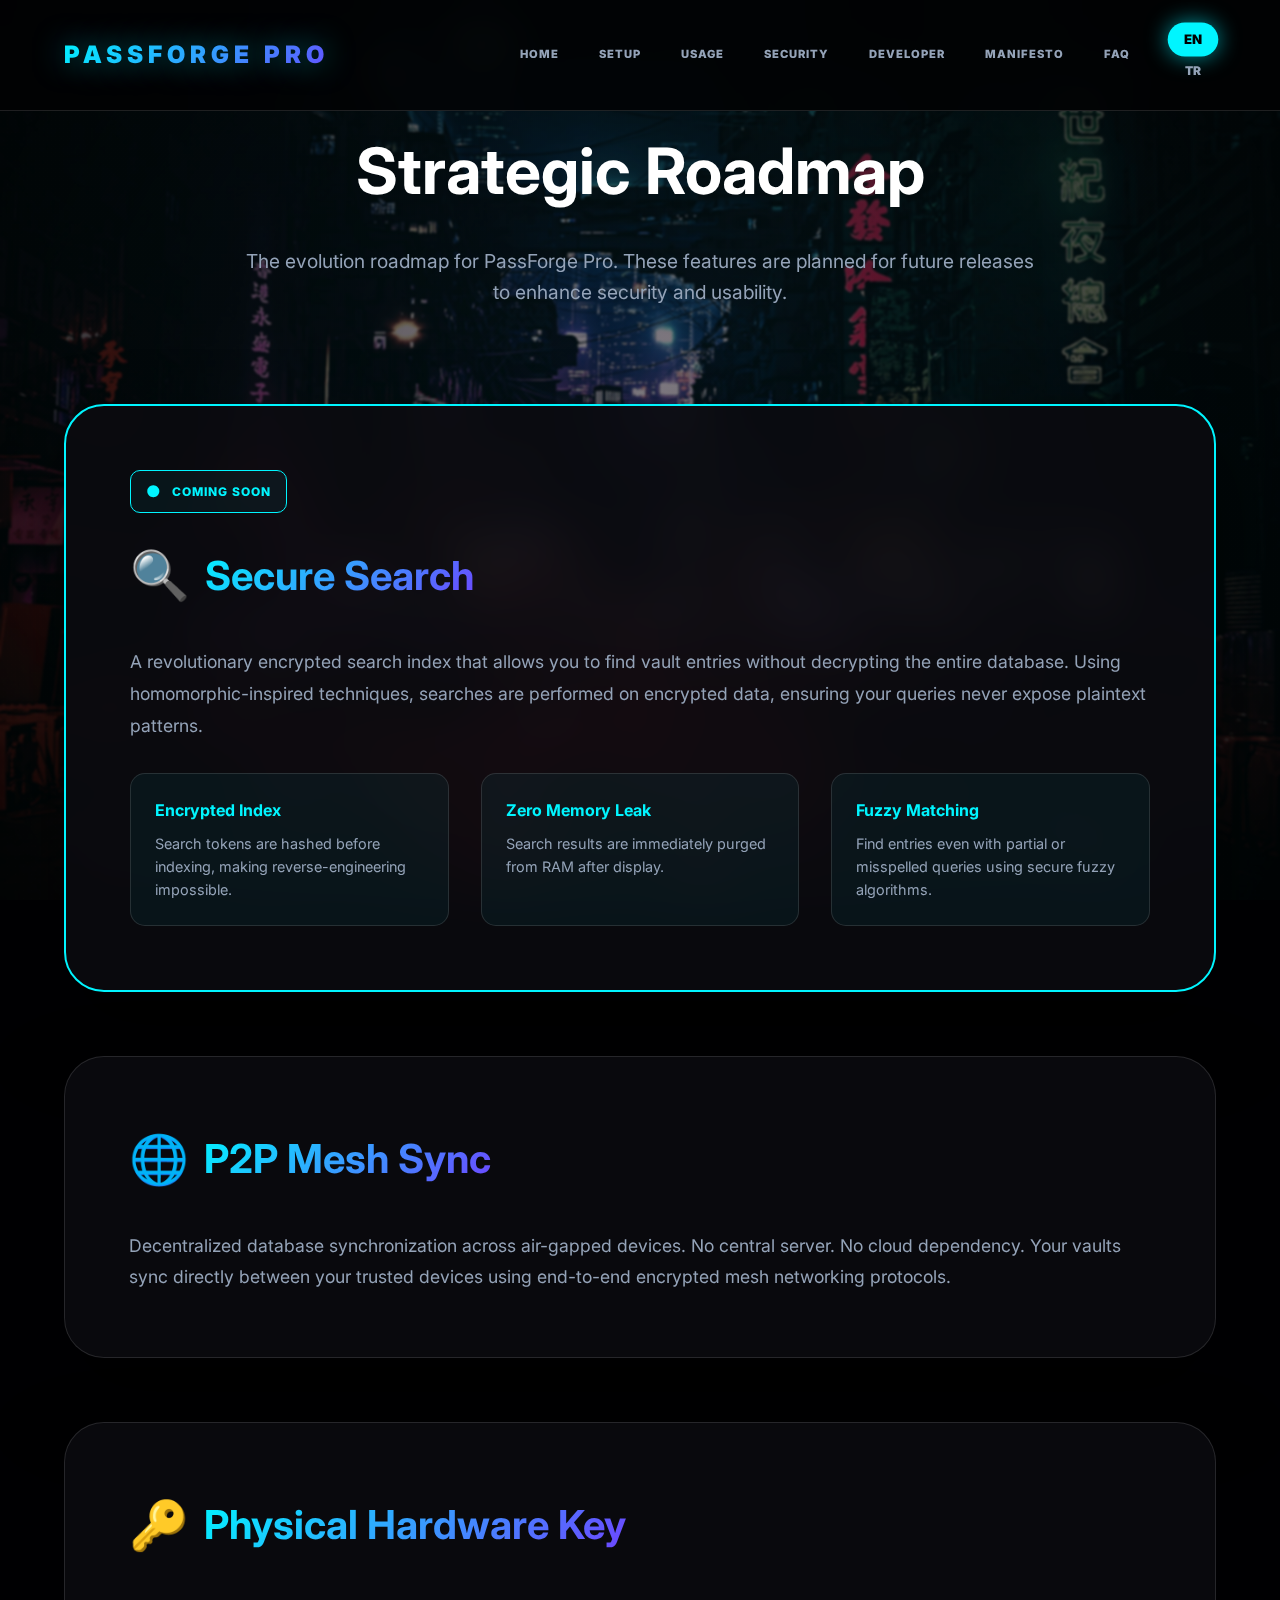
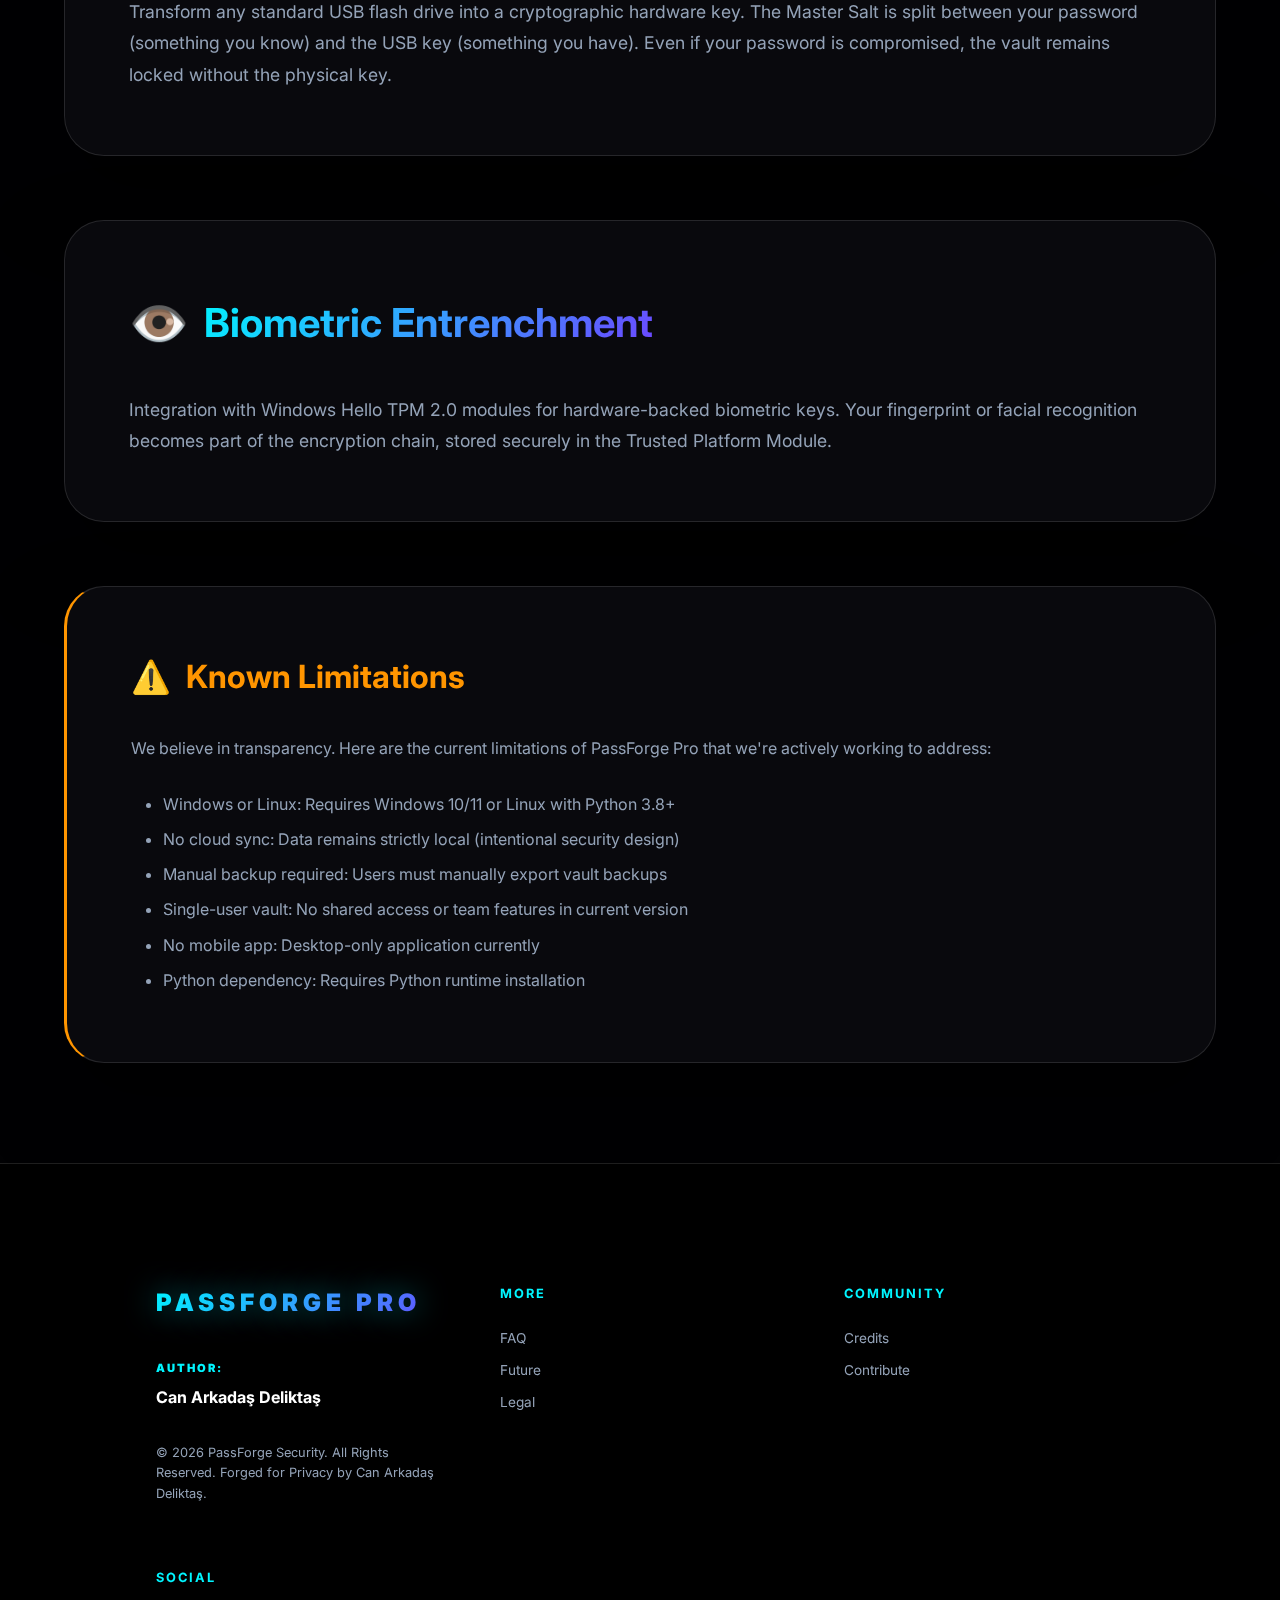
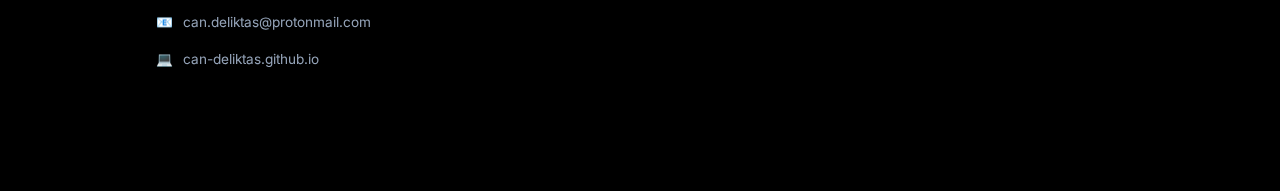
<file: PassForgePro/future.html>
<!DOCTYPE html>
<html lang="en">

<head>
    <meta charset="UTF-8">
    <meta name="viewport" content="width=device-width, initial-scale=1.0">
    <title>Future Enhancements | PassForge Pro</title>
    <link rel="stylesheet" href="style.css">
    <link href="https://fonts.googleapis.com/css2?family=Inter:wght@400;500;600;700;800;900&display=swap"
        rel="stylesheet">
</head>

<body style="padding-top: 120px;">
    <!-- Page Loader -->
    <div class="page-loader" id="pageLoader">
        <div class="loader-logo">PASSFORGE</div>
        <div class="loader-spinner"></div>
        <div class="loader-text" data-i18n="loader_text">Initializing Secure Environment</div>
    </div>

            <nav>
        <a href="index.html" class="logo" data-i18n="logo_text">PASSFORGE PRO</a>
        <div class="nav-links">
            <a href="index.html" data-i18n="nav_home">Home</a>
            <a href="setup.html" data-i18n="nav_setup">Setup</a>
            <a href="usage.html" data-i18n="nav_usage">Usage</a>
            <a href="security.html" data-i18n="nav_security">Security</a>
            <a href="developer.html" data-i18n="nav_developer">Developer</a>
            <a href="manifesto.html" data-i18n="nav_manifesto">Manifesto</a>
            <a href="faq.html" data-i18n="nav_faq">SSS</a>
            <div class="lang-switcher">
                <div class="lang-btn" onclick="setLanguage('en')">EN</div>
                <div class="lang-btn" onclick="setLanguage('tr')">TR</div>
            </div>
        </div>
        <div class="menu-toggle" onclick="toggleMenu()">
            <span></span>
            <span></span>
            <span></span>
        </div>
    </nav>

    <main class="container">
        <header style="margin-bottom: 6rem; text-align: center;">
            <h1 style="font-size: 4rem; margin-bottom: 1.5rem;" data-i18n="future_h1">Future Enhancements</h1>
            <p style="font-size: 1.2rem; color: var(--text-dim); max-width: 800px; margin: 0 auto;"
                data-i18n="future_intro_p">
                The evolution roadmap for PassForge Pro. These features are planned for future releases to enhance
                security and usability.
            </p>
        </header>

        <!-- Secure Search Feature -->
        <section class="glass-card animate" style="margin-bottom: 4rem; border: 2px solid var(--accent);">
            <div class="ai-badge" data-i18n="coming_soon">COMING SOON</div>
            <div style="display: flex; align-items: center; gap: 15px; margin-bottom: 2rem;">
                <span style="font-size: 3rem;">🔍</span>
                <h2 class="grad-text" style="font-size: 2.5rem;" data-i18n="secure_search_h">Secure Search</h2>
            </div>
            <p style="color: var(--text-dim); line-height: 1.8; margin-bottom: 2rem; font-size: 1.1rem;"
                data-i18n="secure_search_p">
                A revolutionary encrypted search index that allows you to find vault entries without decrypting the
                entire database. Using homomorphic-inspired techniques, searches are performed on encrypted data,
                ensuring your queries never expose plaintext patterns.
            </p>
            <div style="display: grid; grid-template-columns: repeat(auto-fit, minmax(250px, 1fr)); gap: 2rem;">
                <div
                    style="background: rgba(0, 245, 255, 0.05); padding: 1.5rem; border-radius: 15px; border: 1px solid var(--glass-border);">
                    <h4 style="color: var(--accent); margin-bottom: 0.5rem;" data-i18n="search_feat_1_h">Encrypted Index
                    </h4>
                    <p style="color: var(--text-dim); font-size: 0.9rem;" data-i18n="search_feat_1_p">Search tokens are
                        hashed before indexing, making reverse-engineering impossible.</p>
                </div>
                <div
                    style="background: rgba(0, 245, 255, 0.05); padding: 1.5rem; border-radius: 15px; border: 1px solid var(--glass-border);">
                    <h4 style="color: var(--accent); margin-bottom: 0.5rem;" data-i18n="search_feat_2_h">Zero Memory
                        Leak</h4>
                    <p style="color: var(--text-dim); font-size: 0.9rem;" data-i18n="search_feat_2_p">Search results are
                        immediately purged from RAM after display.</p>
                </div>
                <div
                    style="background: rgba(0, 245, 255, 0.05); padding: 1.5rem; border-radius: 15px; border: 1px solid var(--glass-border);">
                    <h4 style="color: var(--accent); margin-bottom: 0.5rem;" data-i18n="search_feat_3_h">Fuzzy Matching
                    </h4>
                    <p style="color: var(--text-dim); font-size: 0.9rem;" data-i18n="search_feat_3_p">Find entries even
                        with partial or misspelled queries using secure fuzzy algorithms.</p>
                </div>
            </div>
        </section>

        <!-- P2P Mesh Sync -->
        <section class="glass-card animate" style="margin-bottom: 4rem;">
            <div style="display: flex; align-items: center; gap: 15px; margin-bottom: 2rem;">
                <span style="font-size: 3rem;">🌐</span>
                <h2 class="grad-text" style="font-size: 2.5rem;" data-i18n="future_sync_h">P2P Mesh Sync</h2>
            </div>
            <p style="color: var(--text-dim); line-height: 1.8; font-size: 1.1rem;" data-i18n="future_sync_full_p">
                Decentralized database synchronization across air-gapped devices. No central server. No cloud
                dependency. Your vaults sync directly between your trusted devices using end-to-end encrypted mesh
                networking protocols. Perfect for secure enterprise environments where cloud storage is prohibited.
            </p>
        </section>

        <!-- Hardware Key -->
        <section class="glass-card animate" style="margin-bottom: 4rem;">
            <div style="display: flex; align-items: center; gap: 15px; margin-bottom: 2rem;">
                <span style="font-size: 3rem;">🔑</span>
                <h2 class="grad-text" style="font-size: 2.5rem;" data-i18n="future_hw_h">Physical Hardware Key</h2>
            </div>
            <p style="color: var(--text-dim); line-height: 1.8; font-size: 1.1rem;" data-i18n="future_hw_full_p">
                Transform any standard USB flash drive into a cryptographic hardware key. The Master Salt is split
                between your password (something you know) and the USB key (something you have). Even if your password
                is compromised, the vault remains locked without the physical key. This two-factor approach provides
                bank-grade security for your sensitive data.
            </p>
        </section>

        <!-- Biometric Integration -->
        <section class="glass-card animate" style="margin-bottom: 4rem;">
            <div style="display: flex; align-items: center; gap: 15px; margin-bottom: 2rem;">
                <span style="font-size: 3rem;">👁️</span>
                <h2 class="grad-text" style="font-size: 2.5rem;" data-i18n="future_bio_h">Biometric Entrenchment</h2>
            </div>
            <p style="color: var(--text-dim); line-height: 1.8; font-size: 1.1rem;" data-i18n="future_bio_full_p">
                Integration with Windows Hello TPM 2.0 modules for hardware-backed biometric keys. Your fingerprint or
                facial recognition becomes part of the encryption chain, stored securely in the Trusted Platform Module.
                This ensures that only your biological identity can unlock the vault, even if all other credentials are
                compromised.
            </p>
        </section>

        <!-- System Disadvantages -->
        <section class="glass-card animate" style="margin-bottom: 4rem; border-left: 3px solid #FF9500;">
            <div style="display: flex; align-items: center; gap: 15px; margin-bottom: 2rem;">
                <span style="font-size: 2rem;">⚠️</span>
                <h2 style="font-size: 2rem; color: #FF9500;" data-i18n="limitations_h">Current Limitations</h2>
            </div>
            <p style="color: var(--text-dim); line-height: 1.8; margin-bottom: 1.5rem;" data-i18n="limitations_intro">
                We believe in transparency. Here are the current limitations of PassForge Pro that we're actively
                working to address:
            </p>
            <ul style="color: var(--text-dim); line-height: 2.2; padding-left: 2rem;">
                <li data-i18n="limit_1">Windows-only: Requires Windows 10/11 with Python 3.8+</li>
                <li data-i18n="limit_2">No cloud sync: Data remains strictly local (intentional security design)</li>
                <li data-i18n="limit_3">Manual backup required: Users must manually export vault backups</li>
                <li data-i18n="limit_4">Single-user vault: No shared access or team features in current version</li>
                <li data-i18n="limit_5">No mobile app: Desktop-only application currently</li>
                <li data-i18n="limit_6">Python dependency: Requires Python runtime installation</li>
            </ul>
        </section>
    </main>

    <!-- Footer -->
            <footer style="margin-top: 100px;">
        <div class="container"
            style="display: grid; grid-template-columns: repeat(auto-fit, minmax(200px, 1fr)); gap: 4rem;">
            <div>
                <a href="index.html" class="logo" style="margin-bottom: 2rem; display: block;">PASSFORGE PRO</a>
                <div style="margin-bottom: 1rem;">
                    <span style="color: var(--accent); font-weight: 900; font-size: 0.7rem; letter-spacing: 2px;"
                        data-i18n="owner_label">AUTHOR:</span>
                    <p style="color: var(--text-main); font-weight: 700; margin-top: 5px;" data-i18n="owner_name">Can
                        Arkadaş Deliktaş</p>
                </div>
                <p style="color: var(--text-dim); font-size: 0.8rem; margin-top: 2rem;" data-i18n="footer_copy"></p>
            </div>
            <div>
                <h4 style="margin-bottom: 1.5rem; color: var(--accent); font-size: 0.8rem; letter-spacing: 2px;"
                    data-i18n="footer_more">MORE</h4>
                <div style="display: flex; flex-direction: column; gap: 10px;">
                    <a href="faq.html" style="color: var(--text-dim); text-decoration: none; font-size: 0.85rem;"
                        data-i18n="nav_faq">SSS</a>
                    <a href="future.html" style="color: var(--text-dim); text-decoration: none; font-size: 0.85rem;"
                        data-i18n="nav_future">Future</a>
                <a href="legal.html" style="color: var(--text-dim); text-decoration: none; font-size: 0.85rem;" data-i18n="nav_legal">Legal</a>
                </div>
            </div>
            <div>
                <h4 style="margin-bottom: 1.5rem; color: var(--accent); font-size: 0.8rem; letter-spacing: 2px;"
                    data-i18n="footer_community">COMMUNITY</h4>
                <div style="display: flex; flex-direction: column; gap: 10px;">
                    <a href="acknowledgements.html"
                        style="color: var(--text-dim); text-decoration: none; font-size: 0.85rem;"
                        data-i18n="nav_credits">Credits</a>
                    <a href="contribute.html" style="color: var(--text-dim); text-decoration: none; font-size: 0.85rem;"
                        data-i18n="nav_contribute">Contribute</a>
                </div>
            </div>
            <div>
                <h4 style="margin-bottom: 1.5rem; color: var(--accent); font-size: 0.8rem; letter-spacing: 2px;"
                    data-i18n="footer_social">SOCIAL</h4>
                <div style="display: flex; flex-direction: column; gap: 15px;">
                    <a href="mailto:can.deliktas@protonmail.com"
                        style="color: var(--text-dim); text-decoration: none; font-size: 0.85rem; display: flex; align-items: center; gap: 10px;">
                        <span>📧</span> can.deliktas@protonmail.com
                    </a>
                    <a href="https://can-deliktas.github.io" target="_blank"
                        style="color: var(--text-dim); text-decoration: none; font-size: 0.85rem; display: flex; align-items: center; gap: 10px;">
                        <span>💻</span> can-deliktas.github.io
                    </a>
                </div>
            </div>
        </div>
    </footer>

    <script src="translations.js"></script>
    
    <script>
        function toggleMenu() {
            document.querySelector('.nav-links').classList.toggle('active');
        }

        // Page loader
        window.addEventListener('load', () => {
            setTimeout(() => {
                document.getElementById('pageLoader').classList.add('loaded');
            }, 800);
        });
    </script>
</body>

</html>
</file>
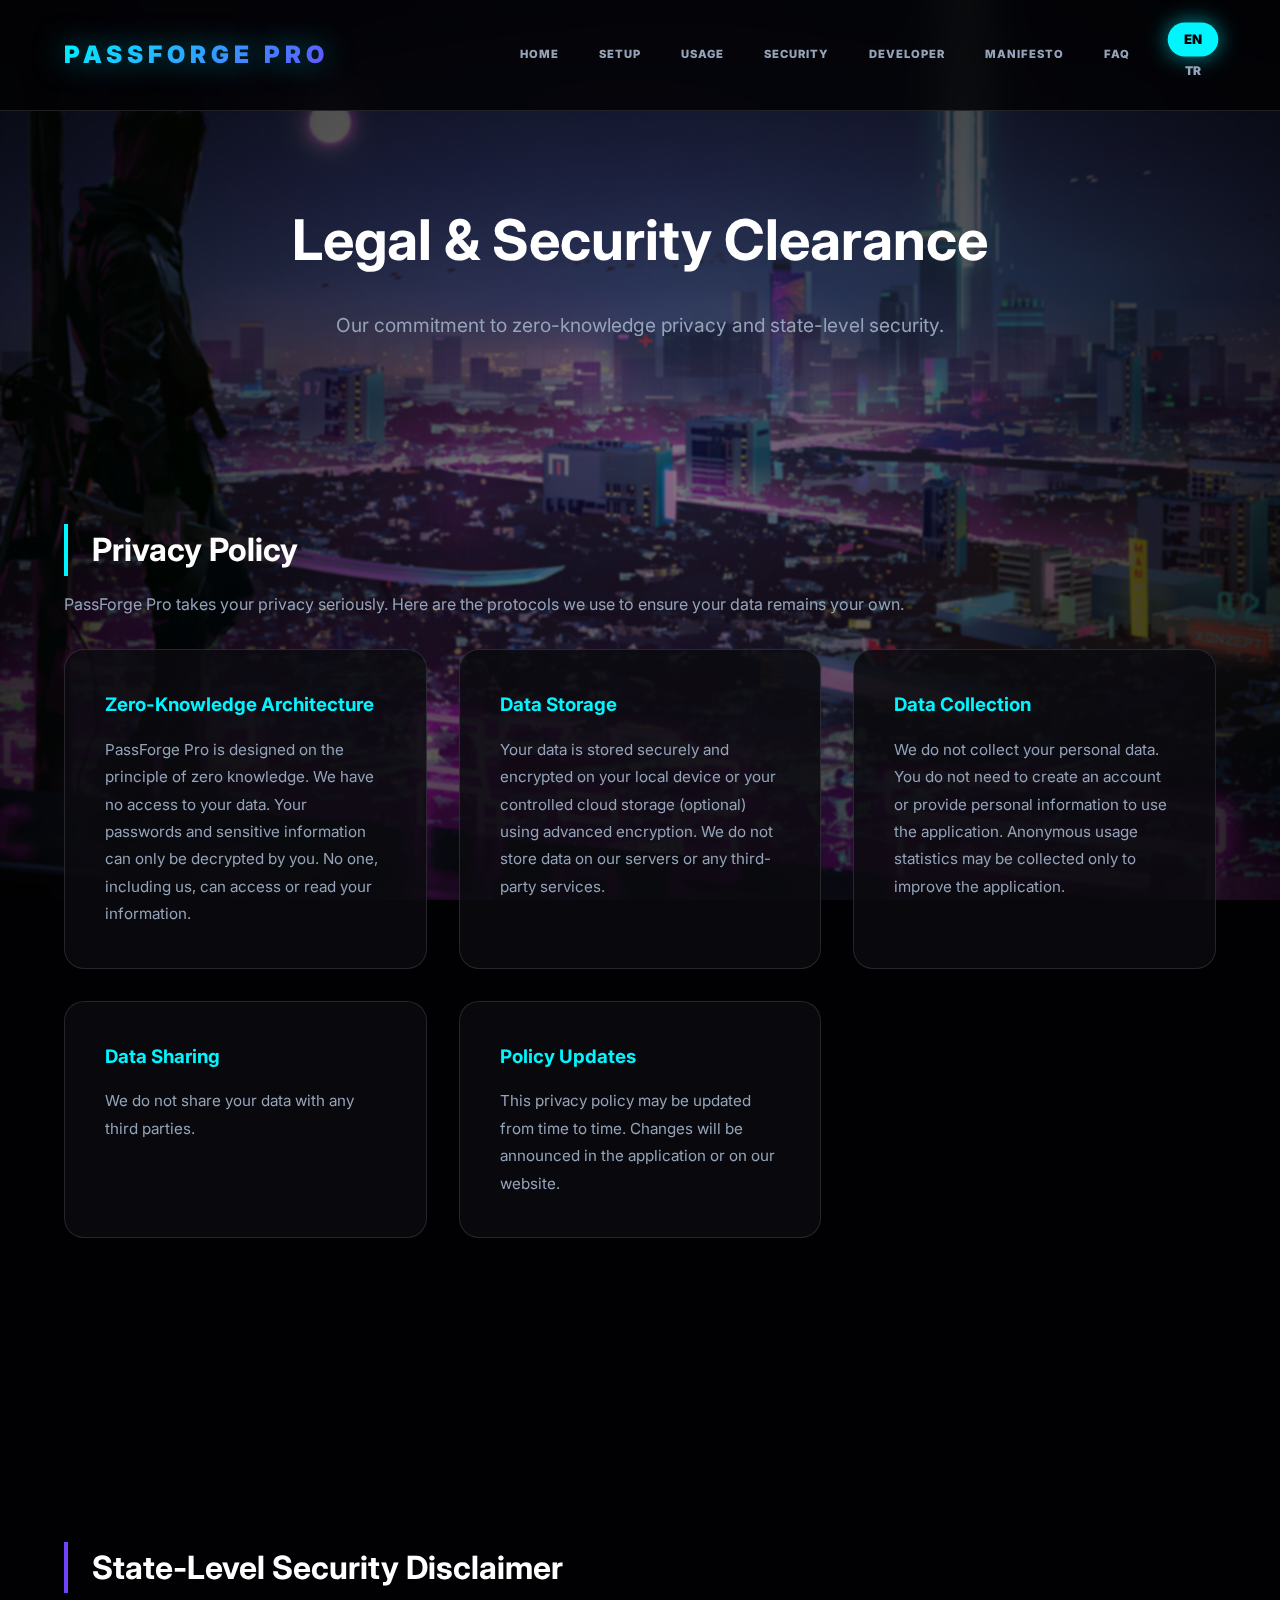
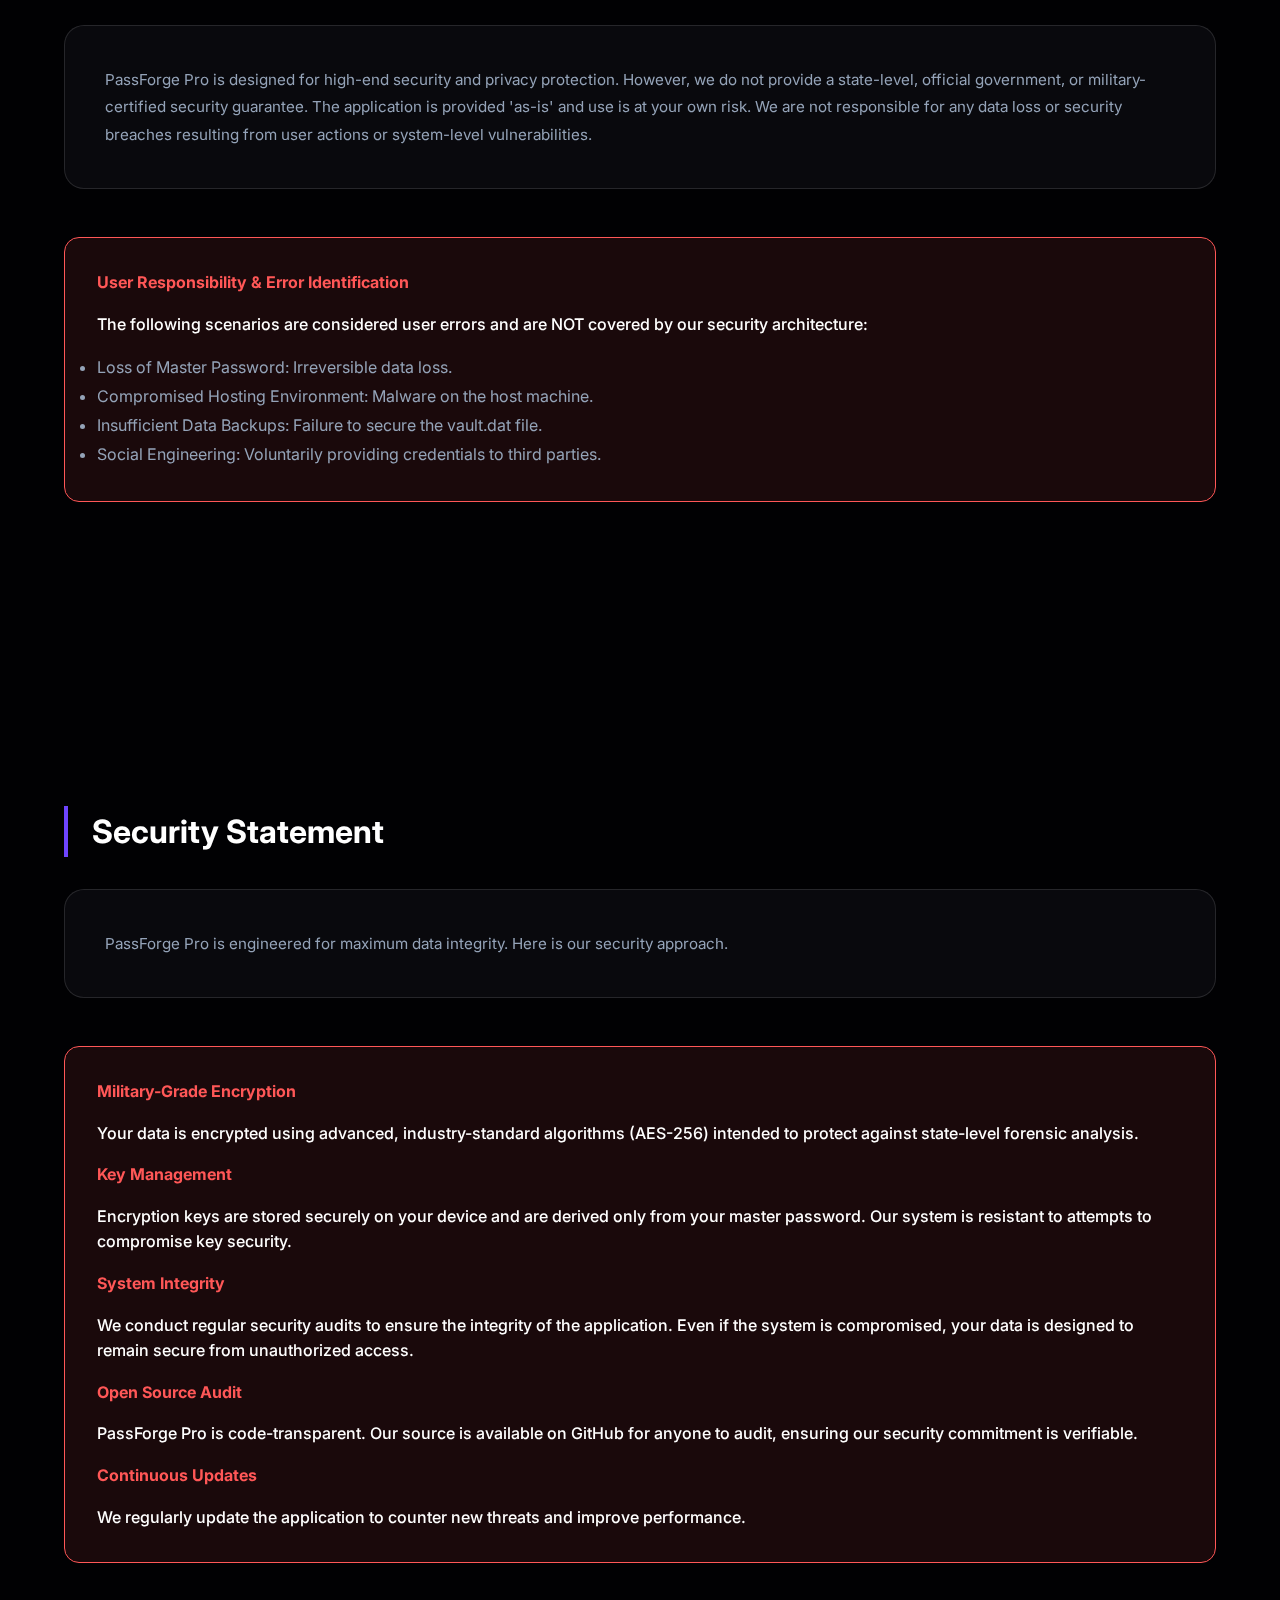
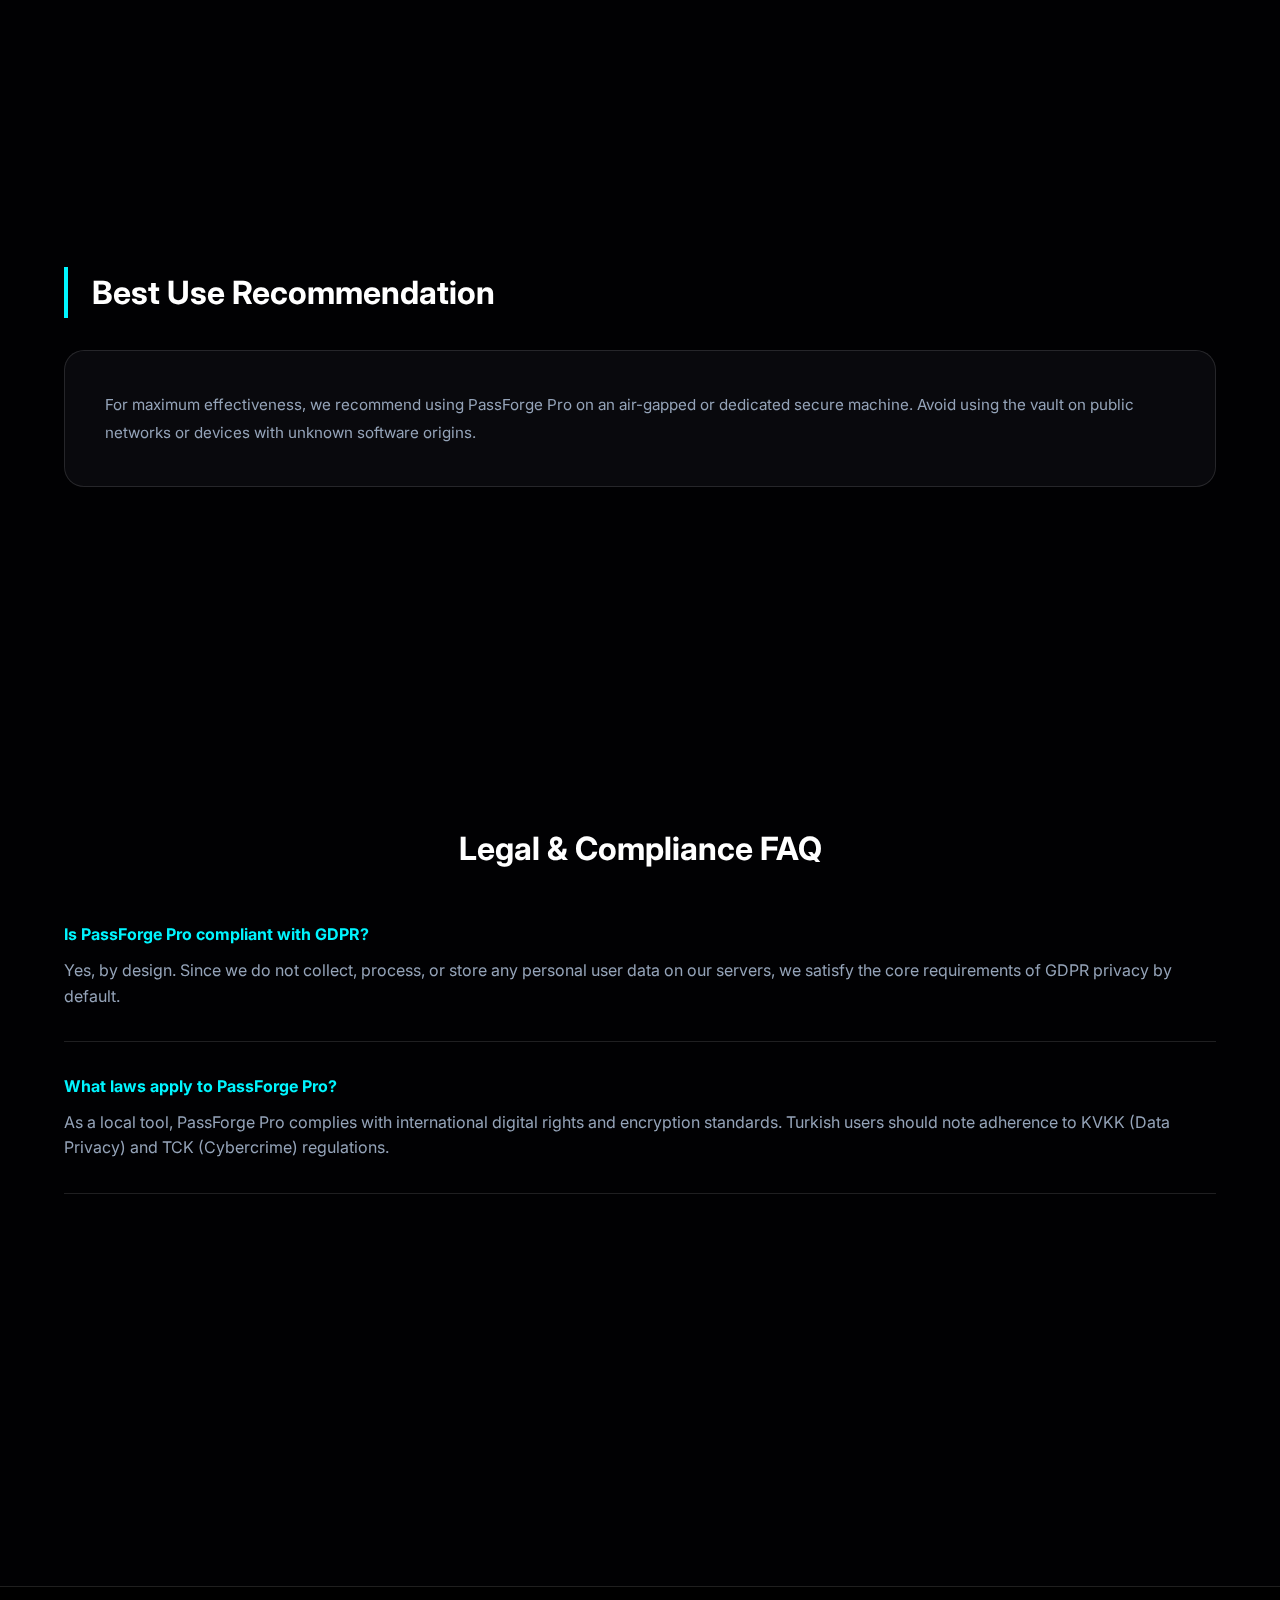
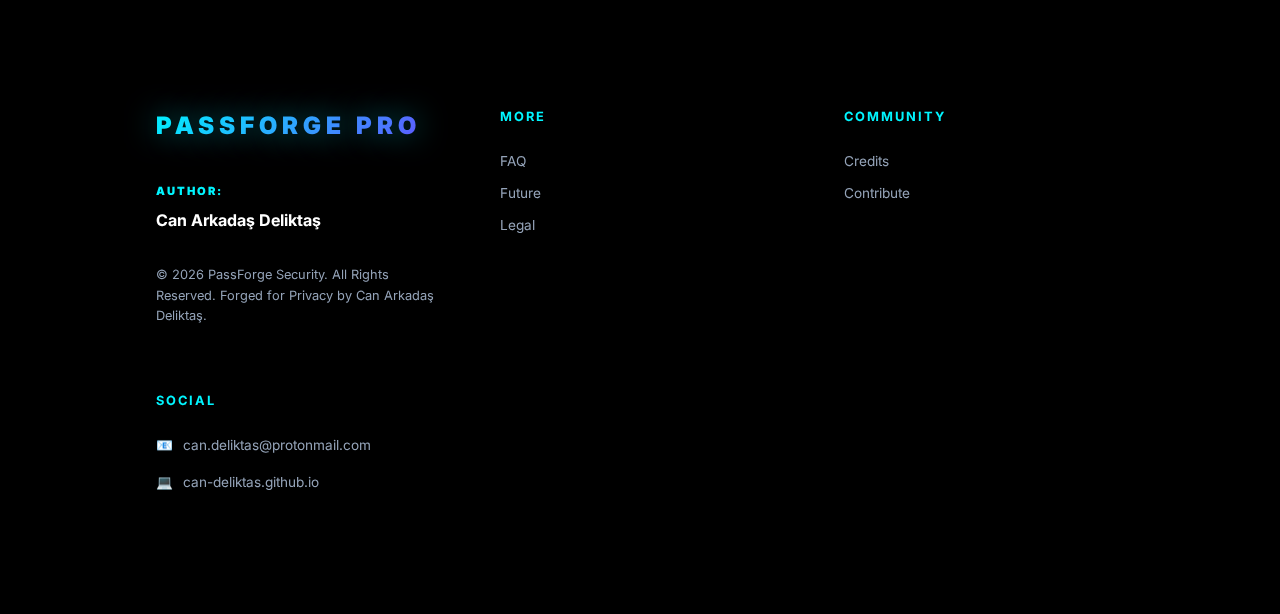
<file: PassForgePro/legal.html>
<!DOCTYPE html>
<html lang="en">

<head>
    <meta charset="UTF-8">
    <meta name="viewport" content="width=device-width, initial-scale=1.0">
    <title data-i18n="legal_title">Privacy & Security Policy | PassForge Pro</title>
    <link rel="stylesheet" href="style.css">
    <link href="https://fonts.googleapis.com/css2?family=Inter:wght@400;500;600;700;800;900&display=swap"
        rel="stylesheet">
    <style>
        .policy-section {
            margin-bottom: 4rem;
        }

        .policy-grid {
            display: grid;
            grid-template-columns: repeat(auto-fit, minmax(300px, 1fr));
            gap: 2rem;
            margin-top: 2rem;
        }

        .policy-card {
            background: var(--bg-card);
            padding: 2.5rem;
            border-radius: 20px;
            border: 1px solid var(--glass-border);
            transition: all 0.3s;
        }

        .policy-card:hover {
            border-color: var(--accent);
            transform: translateY(-5px);
            box-shadow: 0 10px 30px rgba(0, 0, 0, 0.5);
        }

        .policy-card h3 {
            color: var(--accent);
            margin-bottom: 1rem;
            display: flex;
            align-items: center;
            gap: 1rem;
        }

        .policy-card p {
            color: var(--text-dim);
            line-height: 1.8;
            font-size: 0.95rem;
        }

        .hero-legal {
            text-align: center;
            padding: 6rem 0 4rem;
        }

        .warning-box {
            background: rgba(255, 87, 87, 0.1);
            border: 1px solid #ff5757;
            padding: 2rem;
            border-radius: 15px;
            margin-top: 3rem;
        }

        .warning-box h4 {
            color: #ff5757;
            margin-bottom: 1rem;
            display: flex;
            align-items: center;
            gap: 10px;
        }

        .legal-faq {
            margin-top: 6rem;
        }

        .legal-faq-item {
            margin-bottom: 2rem;
            padding-bottom: 2rem;
            border-bottom: 1px solid var(--glass-border);
        }

        .legal-faq-q {
            color: var(--accent);
            font-weight: 700;
            margin-bottom: 10px;
        }

        .legal-faq-a {
            color: var(--text-dim);
            line-height: 1.6;
        }
    </style>
</head>

<body>
    <!-- Page Loader -->
    <div class="page-loader" id="pageLoader">
        <div class="loader-logo">PASSFORGE</div>
        <div class="loader-spinner"></div>
        <div class="loader-text" data-i18n="loader_text">Initializing Secure Environment</div>
    </div>

    <nav>
        <a href="index.html" class="logo" data-i18n="logo_text">PASSFORGE PRO</a>
        <div class="nav-links">
            <a href="index.html" data-i18n="nav_home">Home</a>
            <a href="setup.html" data-i18n="nav_setup">Setup</a>
            <a href="usage.html" data-i18n="nav_usage">Usage</a>
            <a href="security.html" data-i18n="nav_security">Security</a>
            <a href="developer.html" data-i18n="nav_developer">Developer</a>
            <a href="manifesto.html" data-i18n="nav_manifesto">Manifesto</a>
            <a href="faq.html" data-i18n="nav_faq">SSS</a>
            <div class="lang-switcher">
                <div class="lang-btn" onclick="setLanguage('en')">EN</div>
                <div class="lang-btn" onclick="setLanguage('tr')">TR</div>
            </div>
        </div>
        <div class="menu-toggle" onclick="toggleMenu()">
            <span></span>
            <span></span>
            <span></span>
        </div>
    </nav>

    <div class="page-background body-bg"></div>
    <div class="body-bg-overlay"></div>

    <main class="container" style="padding-top: 100px;">
        <header class="hero-legal animate">
            <h1 style="font-size: 3.5rem; margin-bottom: 1.5rem;" data-i18n="legal_h1">Legal & Security Clearance</h1>
            <p style="font-size: 1.2rem; color: var(--text-dim); max-width: 800px; margin: 0 auto;" data-i18n="legal_p">
                Our commitment to zero-knowledge privacy and state-level security.</p>
        </header>

        <!-- Privacy Policy Section -->
        <section class="policy-section animate">
            <h2 style="color: white; font-size: 2rem; margin-bottom: 1rem; border-left: 4px solid var(--accent); padding-left: 1.5rem;"
                data-i18n="privacy_title">Privacy Policy</h2>
            <p style="color: var(--text-dim); margin-bottom: 2rem;" data-i18n="privacy_intro"></p>

            <div class="policy-grid">
                <div class="policy-card">
                    <h3 data-i18n="privacy_feat1_h"></h3>
                    <p data-i18n="privacy_feat1_p"></p>
                </div>
                <div class="policy-card">
                    <h3 data-i18n="privacy_feat2_h"></h3>
                    <p data-i18n="privacy_feat2_p"></p>
                </div>
                <div class="policy-card">
                    <h3 data-i18n="privacy_feat3_h"></h3>
                    <p data-i18n="privacy_feat3_p"></p>
                </div>
                <div class="policy-card">
                    <h3 data-i18n="privacy_feat4_h"></h3>
                    <p data-i18n="privacy_feat4_p"></p>
                </div>
                <div class="policy-card">
                    <h3 data-i18n="privacy_feat5_h"></h3>
                    <p data-i18n="privacy_feat5_p"></p>
                </div>
            </div>
        </section>

        <!-- Security & Disclaimer Section -->
        <section class="policy-section animate">
            <h2 style="color: white; font-size: 2rem; margin-bottom: 1rem; border-left: 4px solid var(--secondary); padding-left: 1.5rem;"
                data-i18n="legal_disclaimer_h">State-Level Security Disclaimer</h2>
            <div class="policy-card" style="margin-top: 2rem;">
                <p data-i18n="legal_disclaimer_p"></p>
            </div>

            <div class="warning-box">
                <h4 data-i18n="legal_user_error_h">User Responsibility & Error Identification</h4>
                <p data-i18n="legal_user_error_p"
                    style="margin-bottom: 1rem; color: var(--text-main); font-weight: 500;"></p>
                <div data-i18n-html="legal_user_error_list" style="color: var(--text-dim); line-height: 1.8;"></div>
            </div>
        </section>
       <!-- Security Statement -->
        <section class="policy-section animate">
    <h2 style="color: white; font-size: 2rem; margin-bottom: 1rem; border-left: 4px solid var(--secondary); padding-left: 1.5rem;"
        data-i18n="security_title">
    </h2>

    <div class="policy-card" style="margin-top: 2rem;">
        <p data-i18n="security_intro"></p>
    </div>

    <div class="warning-box">
        <h4 data-i18n="security_feat1_h"></h4>
        <p data-i18n="security_feat1_p"
           style="margin-bottom: 1rem; color: var(--text-main); font-weight: 500;"></p>

        <h4 data-i18n="security_feat2_h"></h4>
        <p data-i18n="security_feat2_p"
           style="margin-bottom: 1rem; color: var(--text-main); font-weight: 500;"></p>

        <h4 data-i18n="security_feat3_h"></h4>
        <p data-i18n="security_feat3_p"
           style="margin-bottom: 1rem; color: var(--text-main); font-weight: 500;"></p>

        <h4 data-i18n="security_feat4_h"></h4>
        <p data-i18n="security_feat4_p"
           style="margin-bottom: 1rem; color: var(--text-main); font-weight: 500;"></p>

        <h4 data-i18n="security_feat5_h"></h4>
        <p data-i18n="security_feat5_p"
           style="color: var(--text-main); font-weight: 500;"></p>
    </div>
</section>


        <!-- Best Use Section -->
        <section class="policy-section animate">
            <h2 style="color: white; font-size: 2rem; margin-bottom: 1rem; border-left: 4px solid var(--accent); padding-left: 1.5rem;"
                data-i18n="legal_best_use_h">Best Use Recommendation</h2>
            <div class="policy-card" style="margin-top: 2rem;">
                <p data-i18n="legal_best_use_p"></p>
            </div>
        </section>

        <!-- Legal FAQ Section -->
        <section class="legal-faq animate">
            <h2 style="color: white; font-size: 2rem; margin-bottom: 3rem; text-align: center;" data-i18n="legal_faq_h">
                Legal & Compliance FAQ</h2>
            <div class="legal-faq-item">
                <div class="legal-faq-q" data-i18n="legal_faq_q1"></div>
                <div class="legal-faq-a" data-i18n="legal_faq_a1"></div>
            </div>
            <div class="legal-faq-item">
                <div class="legal-faq-q" data-i18n="legal_faq_q2"></div>
                <div class="legal-faq-a" data-i18n="legal_faq_a2"></div>
            </div>
        </section>

    </main>

    <footer style="margin-top: 100px;">
        <div class="container"
            style="display: grid; grid-template-columns: repeat(auto-fit, minmax(200px, 1fr)); gap: 4rem;">
            <div>
                <a href="index.html" class="logo" style="margin-bottom: 2rem; display: block;">PASSFORGE PRO</a>
                <div style="margin-bottom: 1rem;">
                    <span style="color: var(--accent); font-weight: 900; font-size: 0.7rem; letter-spacing: 2px;"
                        data-i18n="owner_label">AUTHOR:</span>
                    <p style="color: var(--text-main); font-weight: 700; margin-top: 5px;" data-i18n="owner_name">Can
                        Arkadaş Deliktaş</p>
                </div>
                <p style="color: var(--text-dim); font-size: 0.8rem; margin-top: 2rem;" data-i18n="footer_copy"></p>
            </div>
            <div>
                <h4 style="margin-bottom: 1.5rem; color: var(--accent); font-size: 0.8rem; letter-spacing: 2px;"
                    data-i18n="footer_more">MORE</h4>
                <div style="display: flex; flex-direction: column; gap: 10px;">
                    <a href="faq.html" style="color: var(--text-dim); text-decoration: none; font-size: 0.85rem;"
                        data-i18n="nav_faq">SSS</a>
                    <a href="future.html" style="color: var(--text-dim); text-decoration: none; font-size: 0.85rem;"
                        data-i18n="nav_future">Future</a>
                    <a href="legal.html" style="color: var(--text-dim); text-decoration: none; font-size: 0.85rem;"
                        data-i18n="nav_legal">Legal</a>
                </div>
            </div>
            <div>
                <h4 style="margin-bottom: 1.5rem; color: var(--accent); font-size: 0.8rem; letter-spacing: 2px;"
                    data-i18n="footer_community">COMMUNITY</h4>
                <div style="display: flex; flex-direction: column; gap: 10px;">
                    <a href="acknowledgements.html"
                        style="color: var(--text-dim); text-decoration: none; font-size: 0.85rem;"
                        data-i18n="nav_credits">Credits</a>
                    <a href="contribute.html" style="color: var(--text-dim); text-decoration: none; font-size: 0.85rem;"
                        data-i18n="nav_contribute">Contribute</a>
                </div>
            </div>
            <div>
                <h4 style="margin-bottom: 1.5rem; color: var(--accent); font-size: 0.8rem; letter-spacing: 2px;"
                    data-i18n="footer_social">SOCIAL</h4>
                <div style="display: flex; flex-direction: column; gap: 15px;">
                    <a href="mailto:can.deliktas@protonmail.com"
                        style="color: var(--text-dim); text-decoration: none; font-size: 0.85rem; display: flex; align-items: center; gap: 10px;">
                        <span>📧</span> can.deliktas@protonmail.com
                    </a>
                    <a href="https://can-deliktas.github.io" target="_blank"
                        style="color: var(--text-dim); text-decoration: none; font-size: 0.85rem; display: flex; align-items: center; gap: 10px;">
                        <span>💻</span> can-deliktas.github.io
                    </a>
                </div>
            </div>
        </div>
    </footer>

    <script src="translations.js"></script>
    <script>
        function toggleMenu() {
            document.querySelector('.nav-links').classList.toggle('active');
        }
        window.addEventListener('load', () => {
            const loader = document.getElementById('pageLoader');
            setTimeout(() => {
                loader.classList.add('loaded');
            }, 800);
        });
    </script>
</body>

</html>
</file>
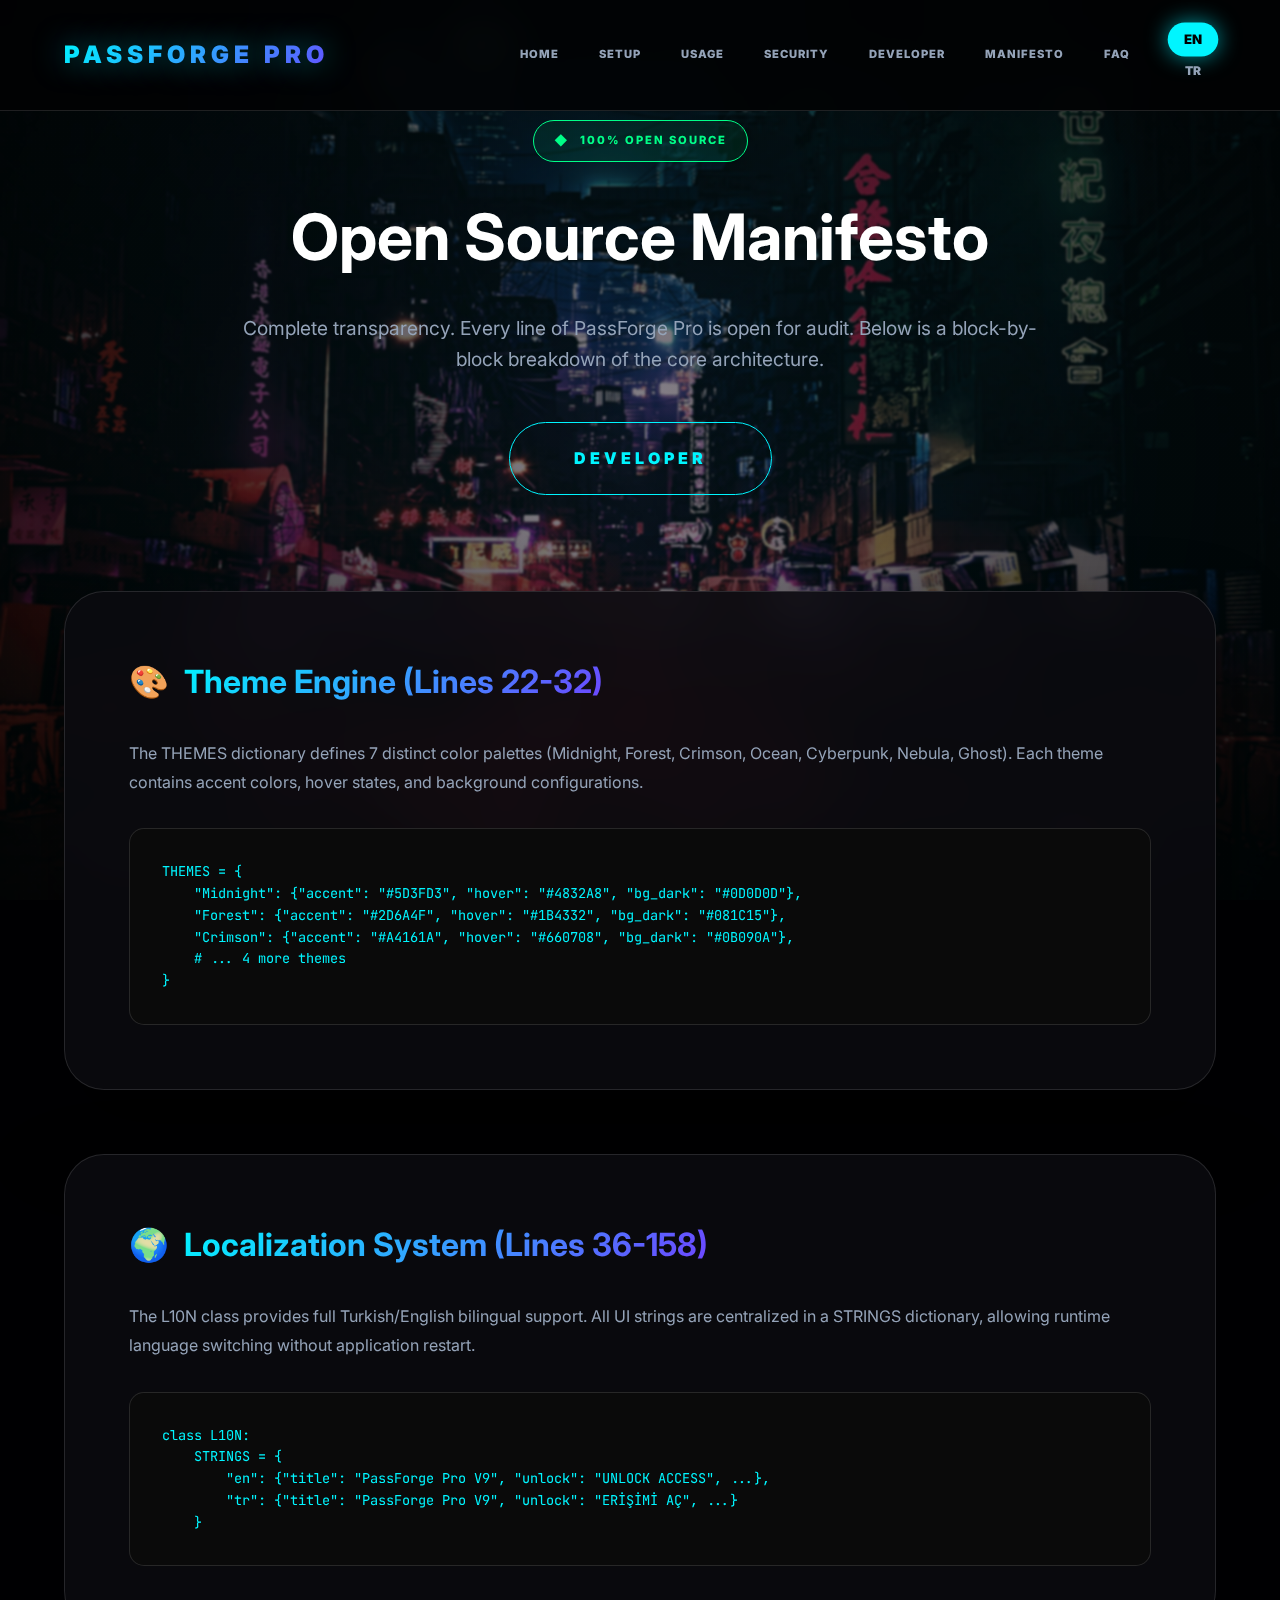
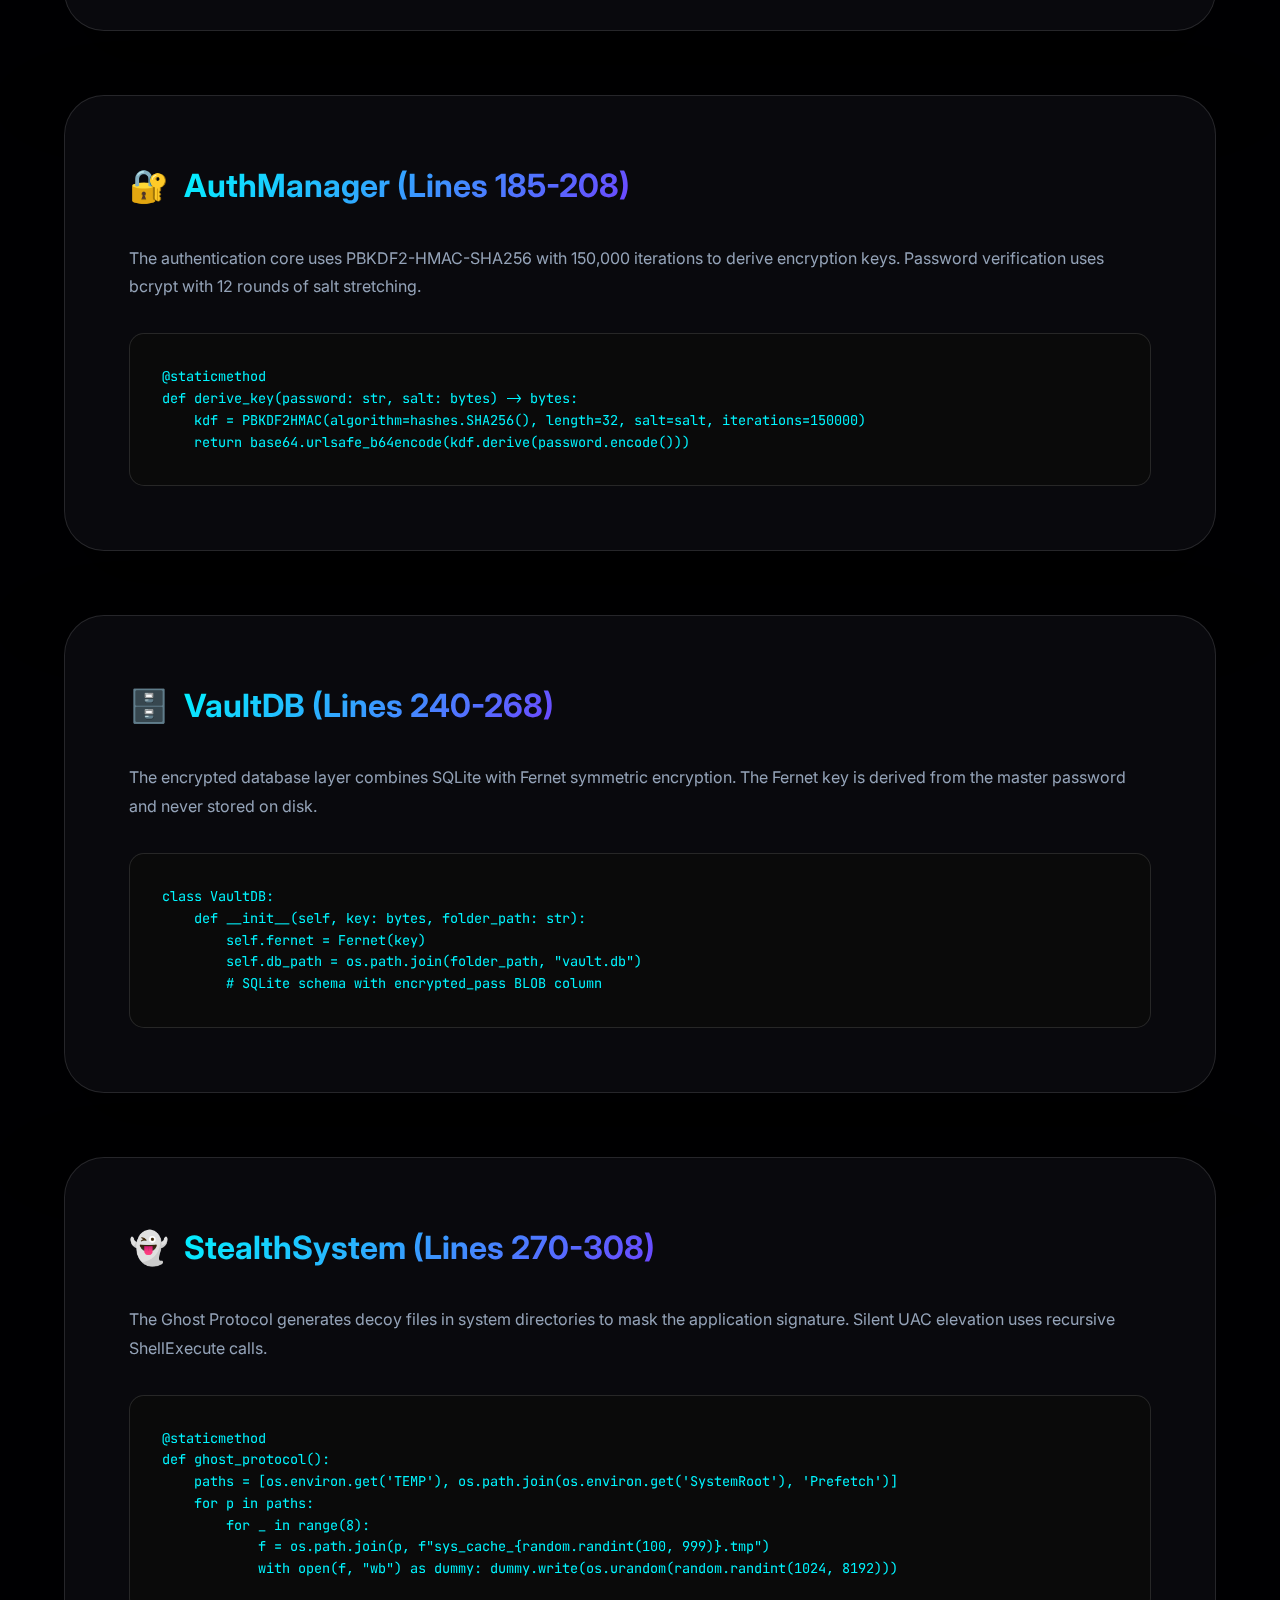
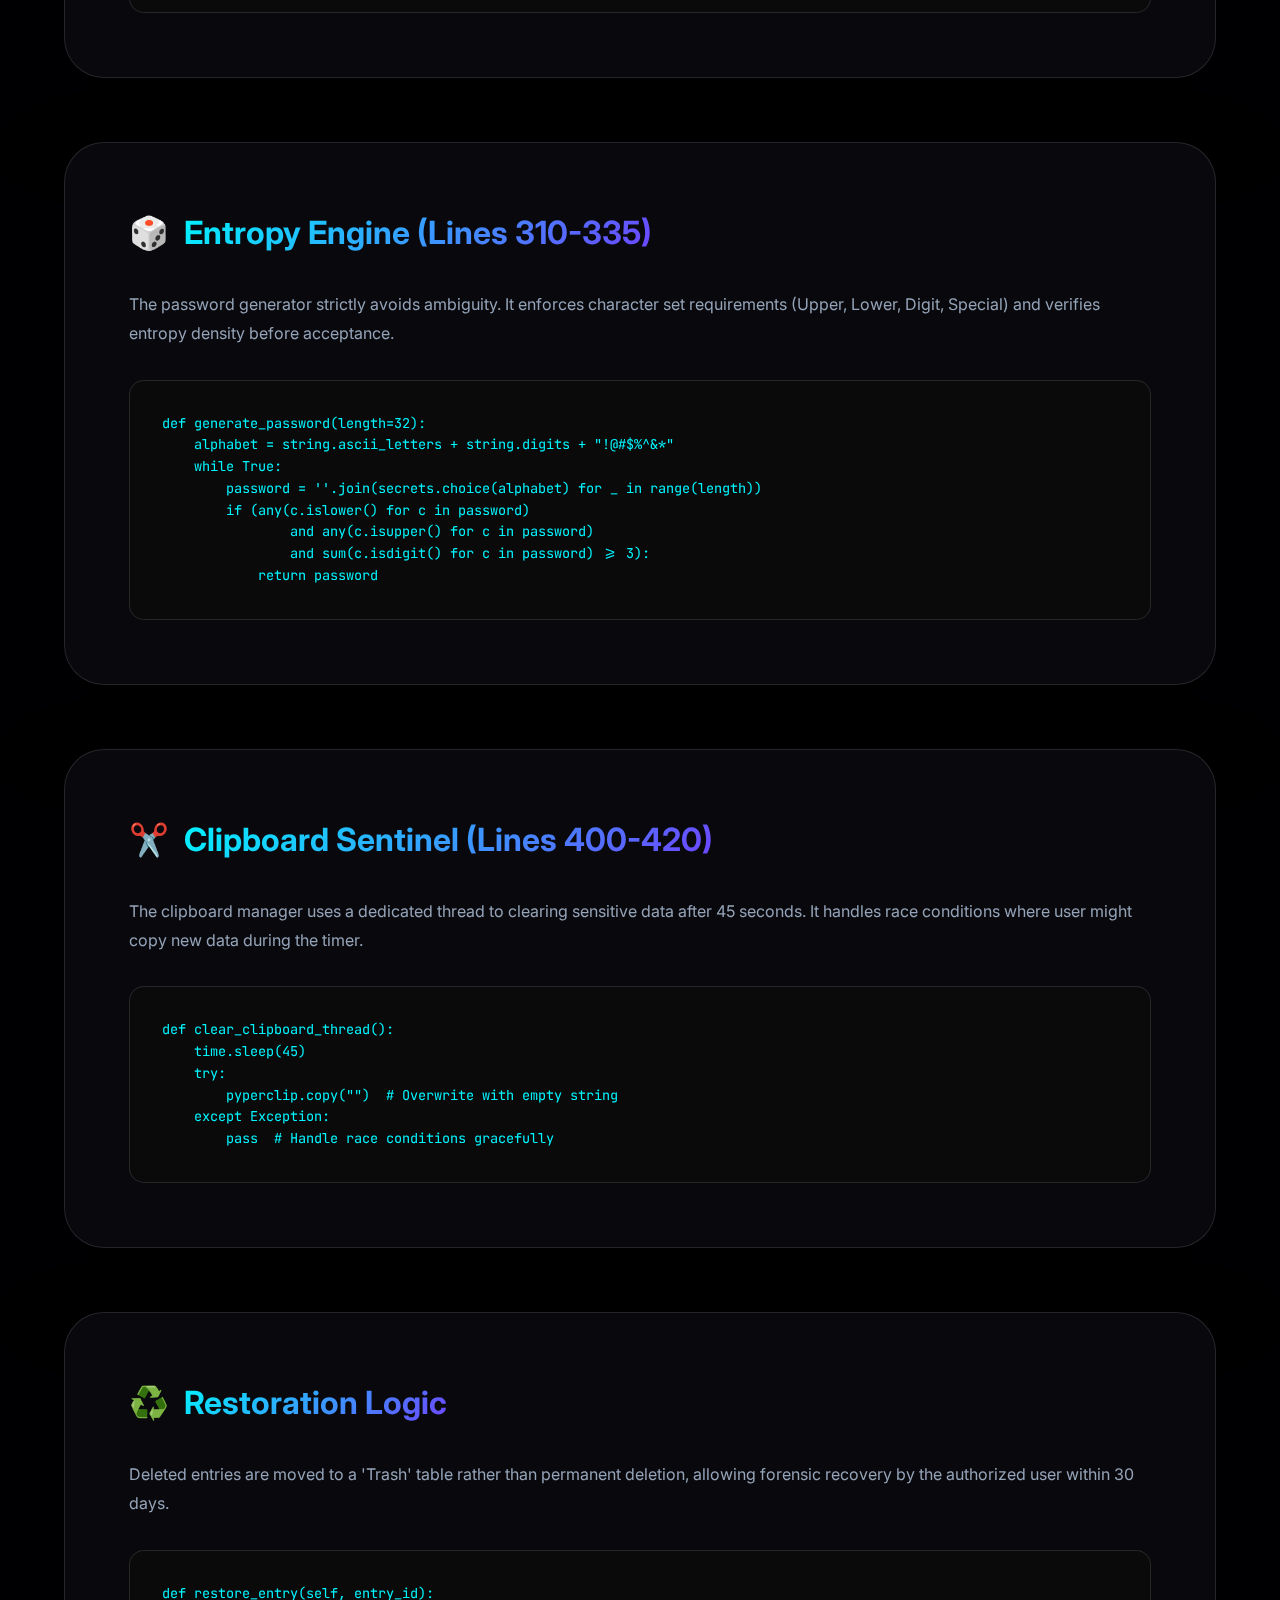
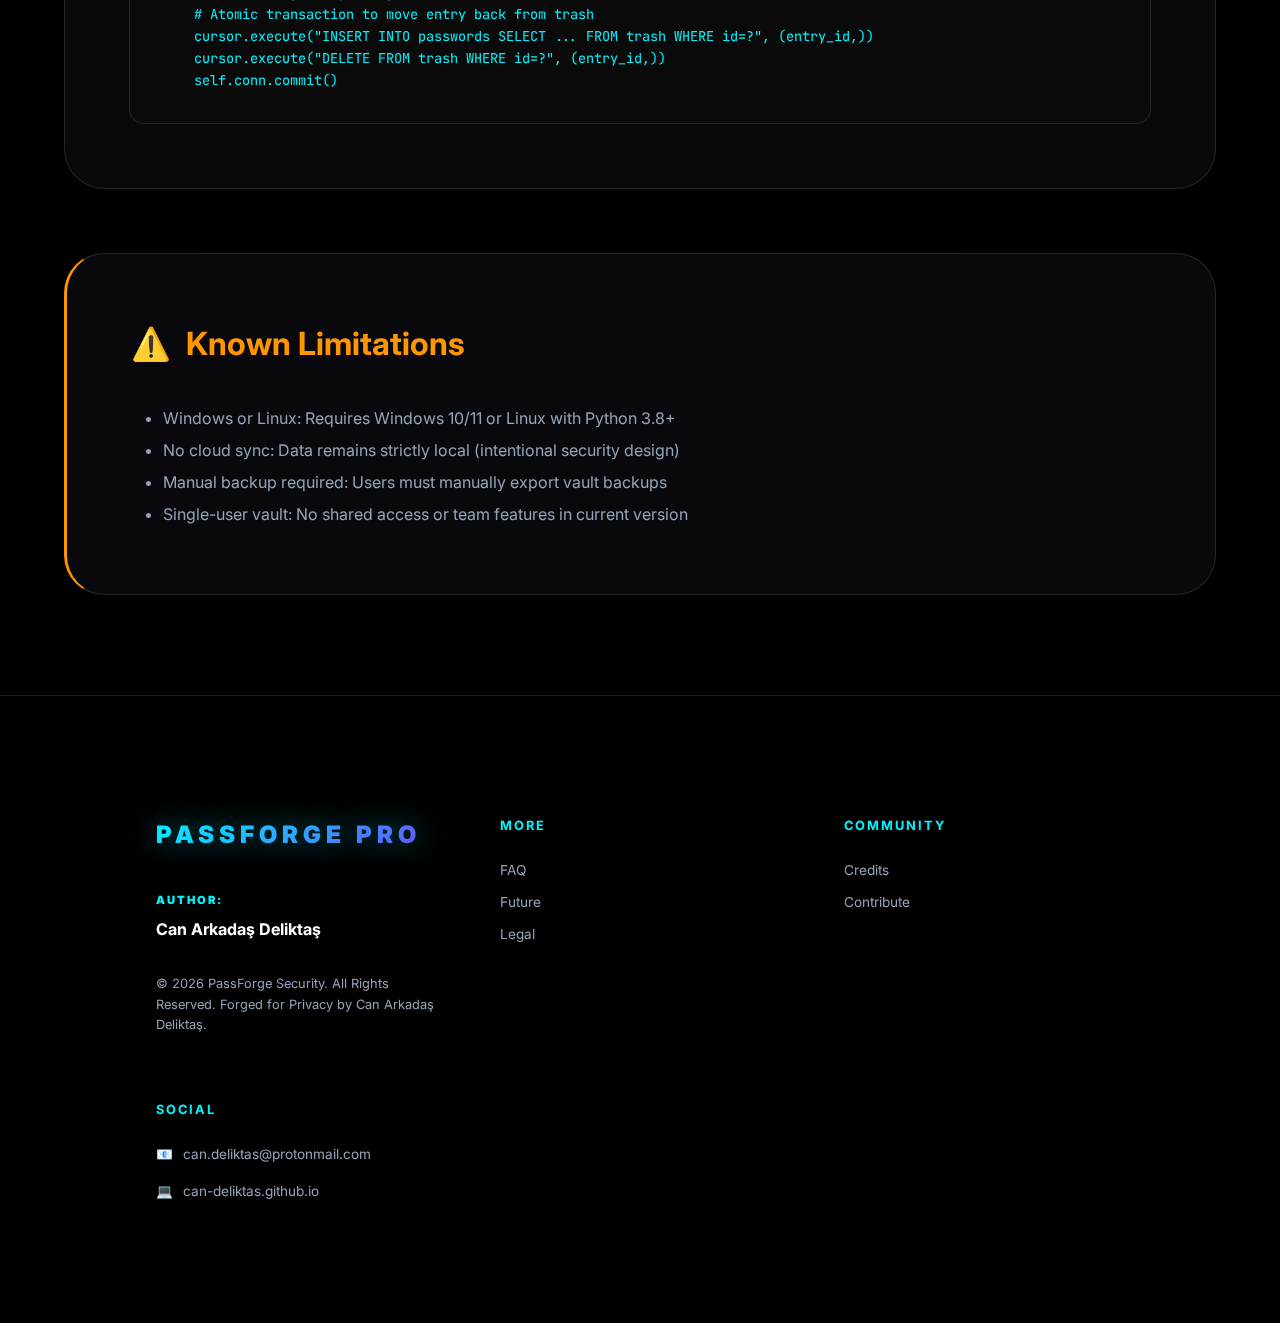
<file: PassForgePro/manifesto.html>
<!DOCTYPE html>
<html lang="en">

<head>
    <meta charset="UTF-8">
    <meta name="viewport" content="width=device-width, initial-scale=1.0">
    <title>Open Source Manifesto | PassForge Pro</title>
    <link rel="stylesheet" href="style.css">
    <link href="https://fonts.googleapis.com/css2?family=Inter:wght@400;500;600;700;800;900&display=swap"
        rel="stylesheet">
    <link href="https://fonts.googleapis.com/css2?family=JetBrains+Mono:wght@400;700&display=swap" rel="stylesheet">
</head>

<body style="padding-top: 120px;">
    <!-- Page Loader -->
    <div class="page-loader" id="pageLoader">
        <div class="loader-logo">PASSFORGE</div>
        <div class="loader-spinner"></div>
        <div class="loader-text" data-i18n="loader_text">Initializing Secure Environment</div>
    </div>

            <nav>
        <a href="index.html" class="logo" data-i18n="logo_text">PASSFORGE PRO</a>
        <div class="nav-links">
            <a href="index.html" data-i18n="nav_home">Home</a>
            <a href="setup.html" data-i18n="nav_setup">Setup</a>
            <a href="usage.html" data-i18n="nav_usage">Usage</a>
            <a href="security.html" data-i18n="nav_security">Security</a>
            <a href="developer.html" data-i18n="nav_developer">Developer</a>
            <a href="manifesto.html" data-i18n="nav_manifesto">Manifesto</a>
            <a href="faq.html" data-i18n="nav_faq">SSS</a>
            <div class="lang-switcher">
                <div class="lang-btn" onclick="setLanguage('en')">EN</div>
                <div class="lang-btn" onclick="setLanguage('tr')">TR</div>
            </div>
        </div>
        <div class="menu-toggle" onclick="toggleMenu()">
            <span></span>
            <span></span>
            <span></span>
        </div>
    </nav>

    <main class="container">
        <header style="margin-bottom: 6rem; text-align: center;">
            <div class="open-source-badge" data-i18n="open_source_label">100% Open Source</div>
            <h1 style="font-size: 4rem; margin-bottom: 1.5rem;" data-i18n="manifesto_h1">Open Source Manifesto</h1>
            <p style="font-size: 1.2rem; color: var(--text-dim); max-width: 800px; margin: 0 auto;"
                data-i18n="manifesto_p">
                Complete transparency. Every line of PassForge Pro is open for audit. Below is a block-by-block
                breakdown of the core architecture.
            </p>
            <div style="margin-top: 3rem;">
                <a href="developer.html" class="btn btn-outline" data-i18n="nav_developer">Technical Deep Dive</a>
            </div>
        </header>

        <!-- Code Block 1: Theme Engine -->
        <section class="glass-card animate" style="margin-bottom: 4rem;">
            <div style="display: flex; align-items: center; gap: 15px; margin-bottom: 2rem;">
                <span style="font-size: 2rem;">🎨</span>
                <h2 class="grad-text" style="font-size: 2rem;" data-i18n="code_theme_h">Theme Engine (Lines 22-32)</h2>
            </div>
            <p style="color: var(--text-dim); line-height: 1.8; margin-bottom: 2rem;" data-i18n="code_theme_p">
                The THEMES dictionary defines 7 distinct color palettes (Midnight, Forest, Crimson, Ocean, Cyberpunk,
                Nebula, Ghost). Each theme contains accent colors, hover states, and background configurations. This
                allows users to personalize the vault interface while maintaining cryptographic integrity.
            </p>
            <pre
                style="background: #0a0a0a; padding: 2rem; border-radius: 15px; overflow-x: auto; font-family: 'JetBrains Mono', monospace; font-size: 0.85rem; color: var(--accent); border: 1px solid var(--glass-border);">
THEMES = {
    "Midnight": {"accent": "#5D3FD3", "hover": "#4832A8", "bg_dark": "#0D0D0D"},
    "Forest": {"accent": "#2D6A4F", "hover": "#1B4332", "bg_dark": "#081C15"},
    "Crimson": {"accent": "#A4161A", "hover": "#660708", "bg_dark": "#0B090A"},
    # ... 4 more themes
}</pre>
        </section>

        <!-- Code Block 2: Localization -->
        <section class="glass-card animate" style="margin-bottom: 4rem;">
            <div style="display: flex; align-items: center; gap: 15px; margin-bottom: 2rem;">
                <span style="font-size: 2rem;">🌍</span>
                <h2 class="grad-text" style="font-size: 2rem;" data-i18n="code_l10n_h">Localization System (Lines
                    36-158)</h2>
            </div>
            <p style="color: var(--text-dim); line-height: 1.8; margin-bottom: 2rem;" data-i18n="code_l10n_p">
                The L10N class provides full Turkish/English bilingual support. All UI strings are centralized in a
                STRINGS dictionary, allowing runtime language switching without application restart. This architecture
                ensures zero hardcoded text in the UI layer.
            </p>
            <pre
                style="background: #0a0a0a; padding: 2rem; border-radius: 15px; overflow-x: auto; font-family: 'JetBrains Mono', monospace; font-size: 0.85rem; color: var(--accent); border: 1px solid var(--glass-border);">
class L10N:
    STRINGS = {
        "en": {"title": "PassForge Pro V9", "unlock": "UNLOCK ACCESS", ...},
        "tr": {"title": "PassForge Pro V9", "unlock": "ERİŞİMİ AÇ", ...}
    }</pre>
        </section>

        <!-- Code Block 3: AuthManager -->
        <section class="glass-card animate" style="margin-bottom: 4rem;">
            <div style="display: flex; align-items: center; gap: 15px; margin-bottom: 2rem;">
                <span style="font-size: 2rem;">🔐</span>
                <h2 class="grad-text" style="font-size: 2rem;" data-i18n="code_auth_h">AuthManager (Lines 185-208)</h2>
            </div>
            <p style="color: var(--text-dim); line-height: 1.8; margin-bottom: 2rem;" data-i18n="code_auth_p">
                The authentication core uses PBKDF2-HMAC-SHA256 with 150,000 iterations to derive encryption keys.
                Password verification uses bcrypt with 12 rounds of salt stretching. This dual-layer approach ensures
                that even leaked hashes are computationally infeasible to crack.
            </p>
            <pre
                style="background: #0a0a0a; padding: 2rem; border-radius: 15px; overflow-x: auto; font-family: 'JetBrains Mono', monospace; font-size: 0.85rem; color: var(--accent); border: 1px solid var(--glass-border);">
@staticmethod
def derive_key(password: str, salt: bytes) -> bytes:
    kdf = PBKDF2HMAC(algorithm=hashes.SHA256(), length=32, salt=salt, iterations=150000)
    return base64.urlsafe_b64encode(kdf.derive(password.encode()))</pre>
        </section>

        <!-- Code Block 4: VaultDB -->
        <section class="glass-card animate" style="margin-bottom: 4rem;">
            <div style="display: flex; align-items: center; gap: 15px; margin-bottom: 2rem;">
                <span style="font-size: 2rem;">🗄️</span>
                <h2 class="grad-text" style="font-size: 2rem;" data-i18n="code_vault_h">VaultDB (Lines 240-268)</h2>
            </div>
            <p style="color: var(--text-dim); line-height: 1.8; margin-bottom: 2rem;" data-i18n="code_vault_p">
                The encrypted database layer combines SQLite with Fernet symmetric encryption. The Fernet key is derived
                from the master password and never stored on disk. Each password entry is individually encrypted,
                providing granular access control even within the same vault.
            </p>
            <pre
                style="background: #0a0a0a; padding: 2rem; border-radius: 15px; overflow-x: auto; font-family: 'JetBrains Mono', monospace; font-size: 0.85rem; color: var(--accent); border: 1px solid var(--glass-border);">
class VaultDB:
    def __init__(self, key: bytes, folder_path: str):
        self.fernet = Fernet(key)
        self.db_path = os.path.join(folder_path, "vault.db")
        # SQLite schema with encrypted_pass BLOB column</pre>
        </section>

        <!-- Code Block 5: StealthSystem -->
        <section class="glass-card animate" style="margin-bottom: 4rem;">
            <div style="display: flex; align-items: center; gap: 15px; margin-bottom: 2rem;">
                <span style="font-size: 2rem;">👻</span>
                <h2 class="grad-text" style="font-size: 2rem;" data-i18n="code_stealth_h">StealthSystem (Lines 270-308)
                </h2>
            </div>
            <p style="color: var(--text-dim); line-height: 1.8; margin-bottom: 2rem;" data-i18n="code_stealth_p">
                The Ghost Protocol generates decoy files in system directories to mask the application signature. Silent
                UAC elevation uses recursive ShellExecute calls with hidden console windows. Secure delete overwrites
                file contents with random data before unlinking.
            </p>
            <pre
                style="background: #0a0a0a; padding: 2rem; border-radius: 15px; overflow-x: auto; font-family: 'JetBrains Mono', monospace; font-size: 0.85rem; color: var(--accent); border: 1px solid var(--glass-border);">
@staticmethod
def ghost_protocol():
    paths = [os.environ.get('TEMP'), os.path.join(os.environ.get('SystemRoot'), 'Prefetch')]
    for p in paths:
        for _ in range(8):
            f = os.path.join(p, f"sys_cache_{random.randint(100, 999)}.tmp")
            with open(f, "wb") as dummy: dummy.write(os.urandom(random.randint(1024, 8192)))</pre>
        </section>

        <!-- Code Block 6: Entropy Engine -->
        <section class="glass-card animate" style="margin-bottom: 4rem;">
            <div style="display: flex; align-items: center; gap: 15px; margin-bottom: 2rem;">
                <span style="font-size: 2rem;">🎲</span>
                <h2 class="grad-text" style="font-size: 2rem;" data-i18n="code_gen_h"></h2>
            </div>
            <p style="color: var(--text-dim); line-height: 1.8; margin-bottom: 2rem;" data-i18n="code_gen_p"></p>
            <pre
                style="background: #0a0a0a; padding: 2rem; border-radius: 15px; overflow-x: auto; font-family: 'JetBrains Mono', monospace; font-size: 0.85rem; color: var(--accent); border: 1px solid var(--glass-border);">
def generate_password(length=32):
    alphabet = string.ascii_letters + string.digits + "!@#$%^&*"
    while True:
        password = ''.join(secrets.choice(alphabet) for _ in range(length))
        if (any(c.islower() for c in password)
                and any(c.isupper() for c in password)
                and sum(c.isdigit() for c in password) >= 3):
            return password</pre>
        </section>

        <!-- Code Block 7: Clipboard Sentinel -->
        <section class="glass-card animate" style="margin-bottom: 4rem;">
            <div style="display: flex; align-items: center; gap: 15px; margin-bottom: 2rem;">
                <span style="font-size: 2rem;">✂️</span>
                <h2 class="grad-text" style="font-size: 2rem;" data-i18n="code_clip_h"></h2>
            </div>
            <p style="color: var(--text-dim); line-height: 1.8; margin-bottom: 2rem;" data-i18n="code_clip_p"></p>
            <pre
                style="background: #0a0a0a; padding: 2rem; border-radius: 15px; overflow-x: auto; font-family: 'JetBrains Mono', monospace; font-size: 0.85rem; color: var(--accent); border: 1px solid var(--glass-border);">
def clear_clipboard_thread():
    time.sleep(45)
    try:
        pyperclip.copy("")  # Overwrite with empty string
    except Exception:
        pass  # Handle race conditions gracefully</pre>
        </section>

        <!-- Code Block 8: Restoration Logic -->
        <section class="glass-card animate" style="margin-bottom: 4rem;">
            <div style="display: flex; align-items: center; gap: 15px; margin-bottom: 2rem;">
                <span style="font-size: 2rem;">♻️</span>
                <h2 class="grad-text" style="font-size: 2rem;" data-i18n="code_restore_h"></h2>
            </div>
            <p style="color: var(--text-dim); line-height: 1.8; margin-bottom: 2rem;" data-i18n="code_restore_p"></p>
            <pre
                style="background: #0a0a0a; padding: 2rem; border-radius: 15px; overflow-x: auto; font-family: 'JetBrains Mono', monospace; font-size: 0.85rem; color: var(--accent); border: 1px solid var(--glass-border);">
def restore_entry(self, entry_id):
    # Atomic transaction to move entry back from trash
    cursor.execute("INSERT INTO passwords SELECT ... FROM trash WHERE id=?", (entry_id,))
    cursor.execute("DELETE FROM trash WHERE id=?", (entry_id,))
    self.conn.commit()</pre>
        </section>

        <!-- System Limitations -->
        <section class="glass-card animate" style="margin-bottom: 4rem; border-left: 3px solid #FF9500;">
            <div style="display: flex; align-items: center; gap: 15px; margin-bottom: 2rem;">
                <span style="font-size: 2rem;">⚠️</span>
                <h2 style="font-size: 2rem; color: #FF9500;" data-i18n="limitations_h">Known Limitations</h2>
            </div>
            <ul style="color: var(--text-dim); line-height: 2; padding-left: 2rem;">
                <li data-i18n="limit_1">Windows-only: Requires Windows 10/11 with Python 3.8+</li>
                <li data-i18n="limit_2">No cloud sync: Data remains strictly local (intentional security choice)</li>
                <li data-i18n="limit_3">Manual backup required: Automatic cloud backup not available</li>
                <li data-i18n="limit_4">Single-user vault: No multi-user access control in current version</li>
            </ul>
        </section>
    </main>

    <!-- Footer with More Links -->
            <footer style="margin-top: 100px;">
        <div class="container"
            style="display: grid; grid-template-columns: repeat(auto-fit, minmax(200px, 1fr)); gap: 4rem;">
            <div>
                <a href="index.html" class="logo" style="margin-bottom: 2rem; display: block;">PASSFORGE PRO</a>
                <div style="margin-bottom: 1rem;">
                    <span style="color: var(--accent); font-weight: 900; font-size: 0.7rem; letter-spacing: 2px;"
                        data-i18n="owner_label">AUTHOR:</span>
                    <p style="color: var(--text-main); font-weight: 700; margin-top: 5px;" data-i18n="owner_name">Can
                        Arkadaş Deliktaş</p>
                </div>
                <p style="color: var(--text-dim); font-size: 0.8rem; margin-top: 2rem;" data-i18n="footer_copy"></p>
            </div>
            <div>
                <h4 style="margin-bottom: 1.5rem; color: var(--accent); font-size: 0.8rem; letter-spacing: 2px;"
                    data-i18n="footer_more">MORE</h4>
                <div style="display: flex; flex-direction: column; gap: 10px;">
                    <a href="faq.html" style="color: var(--text-dim); text-decoration: none; font-size: 0.85rem;"
                        data-i18n="nav_faq">SSS</a>
                    <a href="future.html" style="color: var(--text-dim); text-decoration: none; font-size: 0.85rem;"
                        data-i18n="nav_future">Future</a>
                <a href="legal.html" style="color: var(--text-dim); text-decoration: none; font-size: 0.85rem;" data-i18n="nav_legal">Legal</a>
                </div>
            </div>
            <div>
                <h4 style="margin-bottom: 1.5rem; color: var(--accent); font-size: 0.8rem; letter-spacing: 2px;"
                    data-i18n="footer_community">COMMUNITY</h4>
                <div style="display: flex; flex-direction: column; gap: 10px;">
                    <a href="acknowledgements.html"
                        style="color: var(--text-dim); text-decoration: none; font-size: 0.85rem;"
                        data-i18n="nav_credits">Credits</a>
                    <a href="contribute.html" style="color: var(--text-dim); text-decoration: none; font-size: 0.85rem;"
                        data-i18n="nav_contribute">Contribute</a>
                </div>
            </div>
            <div>
                <h4 style="margin-bottom: 1.5rem; color: var(--accent); font-size: 0.8rem; letter-spacing: 2px;"
                    data-i18n="footer_social">SOCIAL</h4>
                <div style="display: flex; flex-direction: column; gap: 15px;">
                    <a href="mailto:can.deliktas@protonmail.com"
                        style="color: var(--text-dim); text-decoration: none; font-size: 0.85rem; display: flex; align-items: center; gap: 10px;">
                        <span>📧</span> can.deliktas@protonmail.com
                    </a>
                    <a href="https://can-deliktas.github.io" target="_blank"
                        style="color: var(--text-dim); text-decoration: none; font-size: 0.85rem; display: flex; align-items: center; gap: 10px;">
                        <span>💻</span> can-deliktas.github.io
                    </a>
                </div>
            </div>
        </div>
    </footer>

    <script src="translations.js"></script>
    
    <script>
        function toggleMenu() {
            document.querySelector('.nav-links').classList.toggle('active');
        }

        // Page loader
        window.addEventListener('load', () => {
            setTimeout(() => {
                document.getElementById('pageLoader').classList.add('loaded');
            }, 800);
        });
    </script>
</body>

</html>
</file>
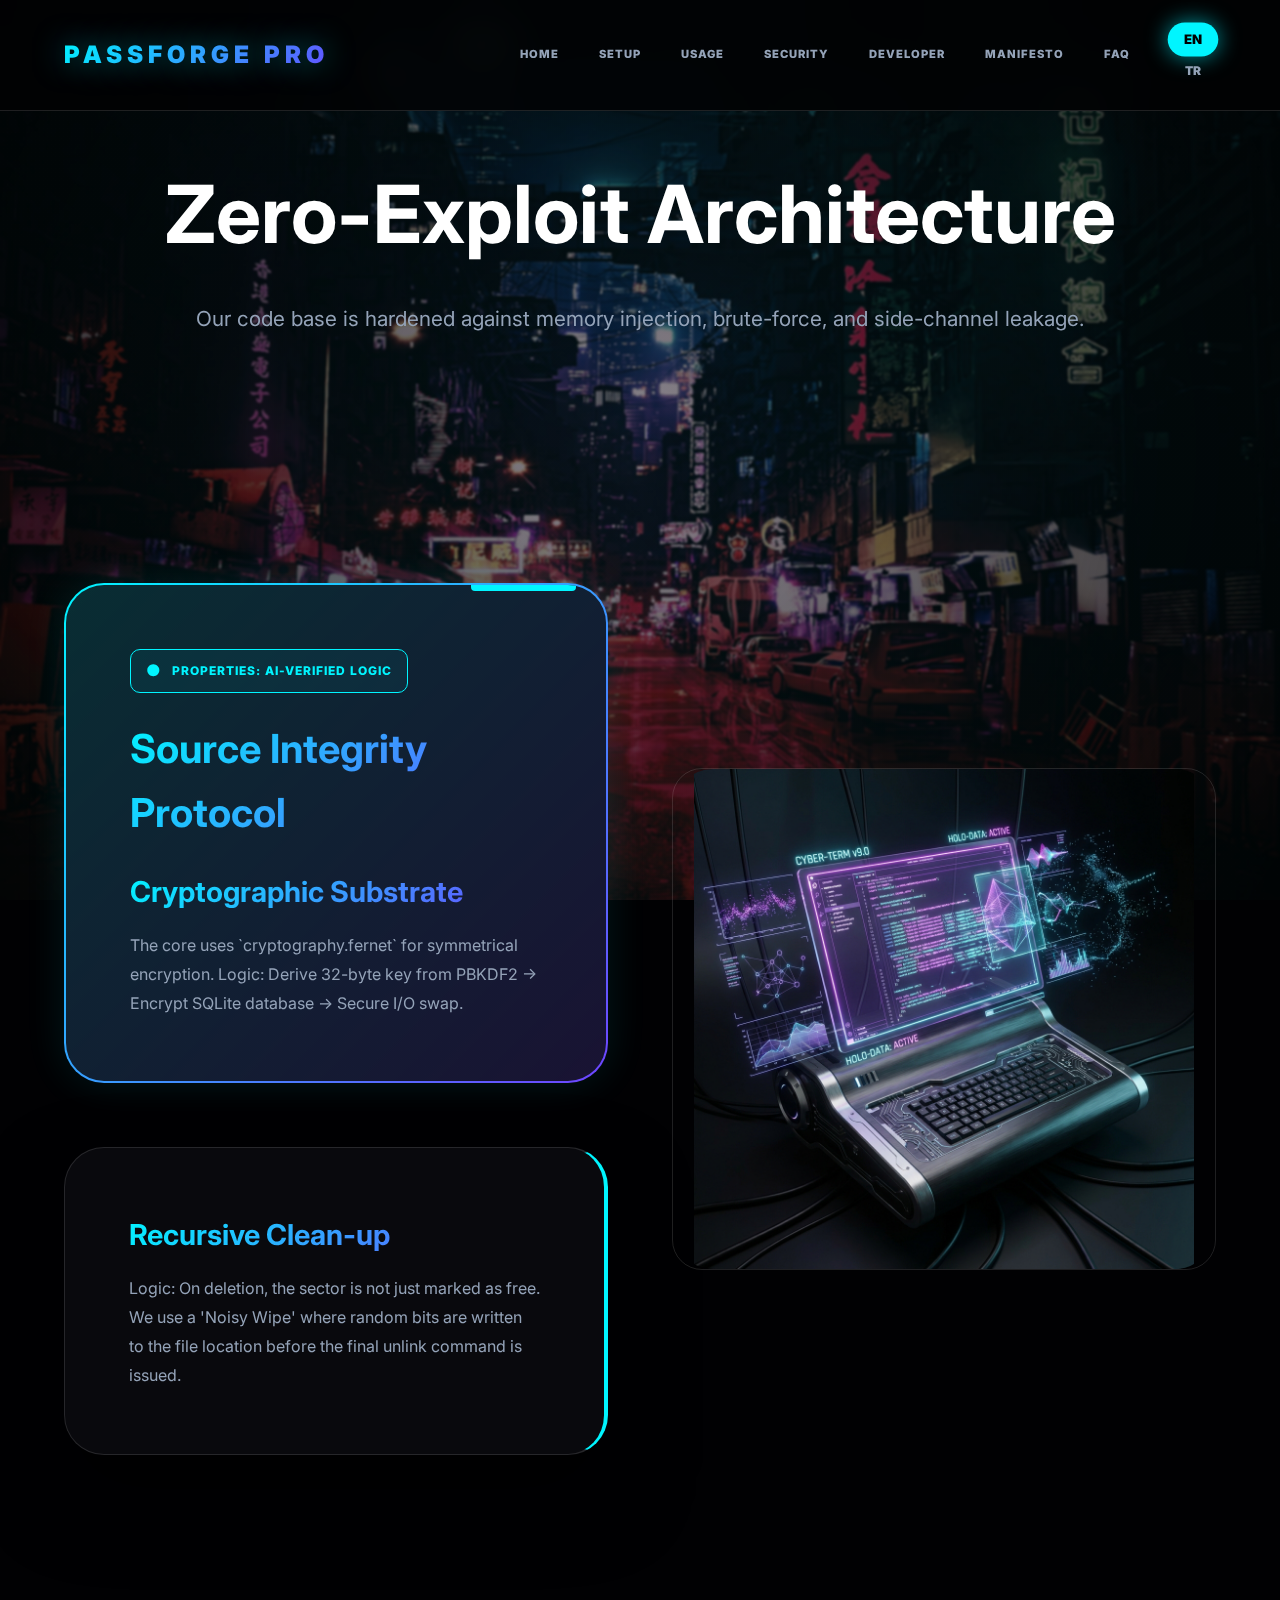
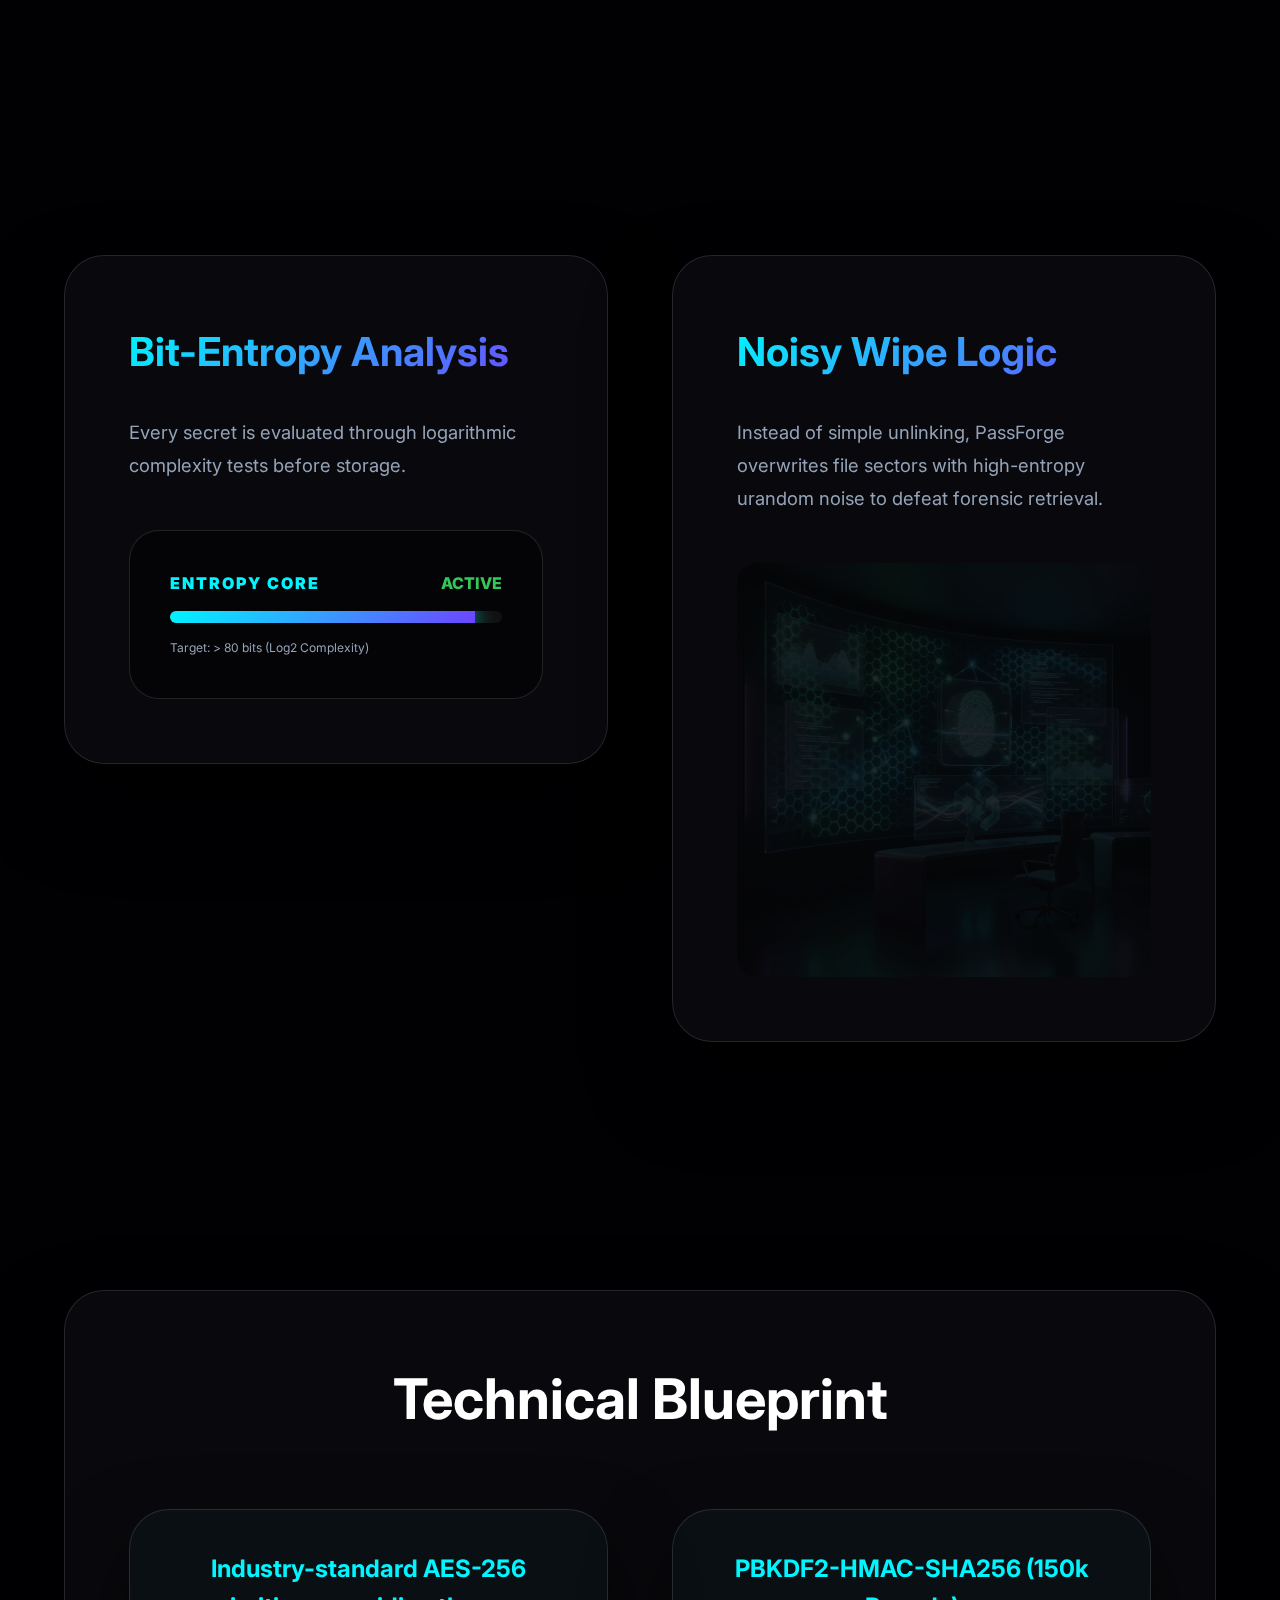
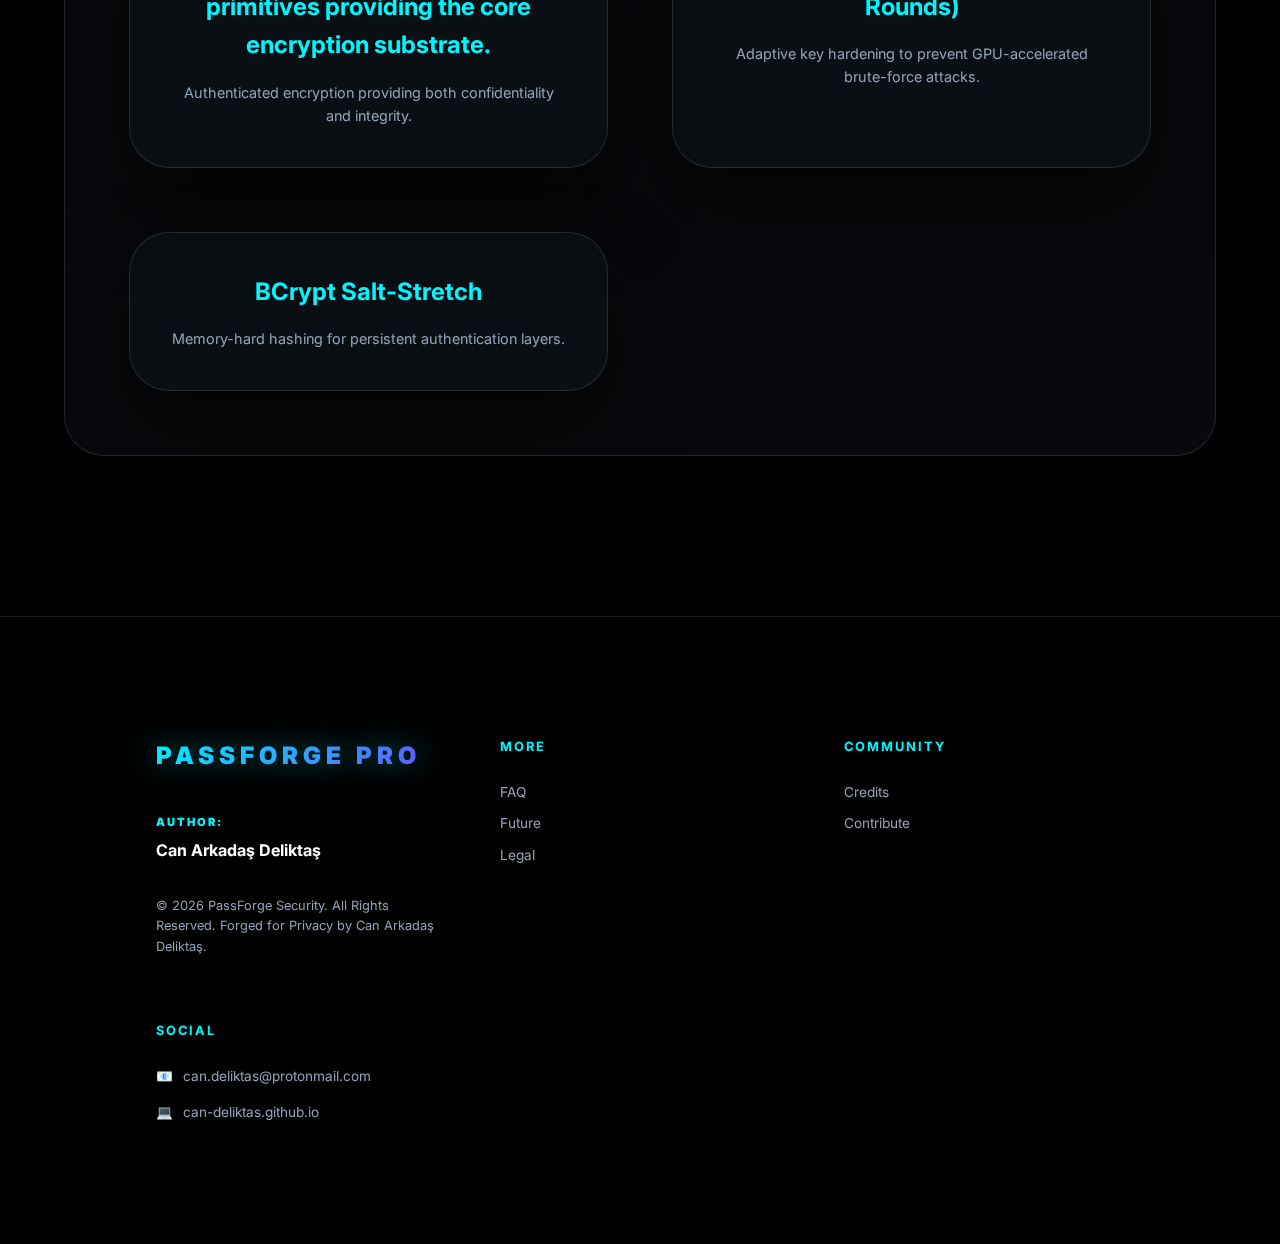
<file: PassForgePro/security.html>
<!DOCTYPE html>
<html lang="en">

<head>
    <meta charset="UTF-8">
    <meta name="viewport" content="width=device-width, initial-scale=1.0">
    <title>Security | PassForge Pro</title>
    <link rel="stylesheet" href="style.css">
    <link href="https://fonts.googleapis.com/css2?family=Inter:wght@400;500;600;700;800;900&display=swap"
        rel="stylesheet">
</head>

<body style="padding-top: 150px;">
    <!-- Page Loader -->
    <div class="page-loader" id="pageLoader">
        <div class="loader-logo">PASSFORGE</div>
        <div class="loader-spinner"></div>
        <div class="loader-text" data-i18n="loader_text">Initializing Secure Environment</div>
    </div>

            <nav>
        <a href="index.html" class="logo" data-i18n="logo_text">PASSFORGE PRO</a>
        <div class="nav-links">
            <a href="index.html" data-i18n="nav_home">Home</a>
            <a href="setup.html" data-i18n="nav_setup">Setup</a>
            <a href="usage.html" data-i18n="nav_usage">Usage</a>
            <a href="security.html" data-i18n="nav_security">Security</a>
            <a href="developer.html" data-i18n="nav_developer">Developer</a>
            <a href="manifesto.html" data-i18n="nav_manifesto">Manifesto</a>
            <a href="faq.html" data-i18n="nav_faq">SSS</a>
            <div class="lang-switcher">
                <div class="lang-btn" onclick="setLanguage('en')">EN</div>
                <div class="lang-btn" onclick="setLanguage('tr')">TR</div>
            </div>
        </div>
        <div class="menu-toggle" onclick="toggleMenu()">
            <span></span>
            <span></span>
            <span></span>
        </div>
    </nav>

    <main class="container">
        <header style="margin-bottom: 8rem; text-align: center;">
            <h1 style="font-size: 5rem; margin-bottom: 1.5rem;" data-i18n="sec_h1">Zero-Exploit Architecture</h1>
            <p style="font-size: 1.3rem; color: var(--text-dim);" data-i18n="sec_p">Our code base is hardened against
                memory injection, brute-force, and side-channel leakage.</p>
        </header>

        <!-- Merged Source Content -->
        <section class="grid-2" style="align-items: center; margin-bottom: 10rem;">
            <div class="animate">
                <div class="glass-card zero-exploit-card" style="margin-bottom: 4rem;">
                    <div class="ai-badge" data-i18n="ai_verified_label">PROPERTIES: AI-VERIFIED LOGIC</div>
                    <h2 class="grad-text" style="font-size: 2.5rem; margin-bottom: 1.5rem;" data-i18n="src_h1">Source
                        Integrity Protocol</h2>
                    <h3 class="grad-text" style="font-size: 1.8rem; margin-bottom: 1rem;" data-i18n="src_box1_h">
                        Cryptographic Substrate</h3>
                    <p style="color: var(--text-dim); line-height: 1.8;" data-i18n="src_box1_p">The core uses
                        cryptography.fernet for symmetrical encryption...</p>
                </div>
                <div class="glass-card" style="border-right: 4px solid var(--accent);">
                    <h3 class="grad-text" style="font-size: 1.8rem; margin-bottom: 1rem;" data-i18n="src_box2_h">
                        Recursive Clean-up</h3>
                    <p style="color: var(--text-dim); line-height: 1.8;" data-i18n="src_box2_p">Logic: On deletion, the
                        sector is not just marked as free...</p>
                </div>
            </div>
            <div class="scanner-box animate">
                <img src="images/code.png" style="width: 100%; border-radius: 40px;" alt="Code Architecture">
            </div>
        </section>

        <section class="grid-2" style="margin-bottom: 8rem; align-items: start;">
            <div class="glass-card">
                <h2 class="grad-text" style="font-size: 2.5rem; margin-bottom: 2rem;" data-i18n="sec_entropy_h">
                    Bit-Entropy Analysis</h2>
                <p style="font-size: 1.15rem; color: var(--text-dim); line-height: 1.8; margin-bottom: 3rem;"
                    data-i18n="sec_entropy_p">Every secret is evaluated through logarithmic complexity tests before
                    storage. We utilize Shannon Entropy calculations to ensure your master key is mathematically
                    superior to common patterns.</p>
                <div
                    style="background: rgba(0,0,0,0.5); padding: 2.5rem; border-radius: 30px; border: 1px solid var(--glass-border);">
                    <div style="display: flex; justify-content: space-between; margin-bottom: 15px;">
                        <span style="color: var(--accent); font-weight: 900; letter-spacing: 2px;">ENTROPY CORE</span>
                        <span style="color: #34C759; font-weight: 800;">ACTIVE</span>
                    </div>
                    <div style="width: 100%; height: 12px; background: #111; border-radius: 10px; overflow: hidden;">
                        <div
                            style="width: 92%; height: 100%; background: var(--grad); box-shadow: 0 0 20px var(--accent);">
                        </div>
                    </div>
                    <p style="font-size: 0.75rem; color: var(--text-dim); margin-top: 15px;">Target: > 80 bits (Log2
                        Complexity)</p>
                </div>
            </div>
            <div class="glass-card">
                <h2 class="grad-text" style="font-size: 2.5rem; margin-bottom: 2rem;" data-i18n="sec_wipe_h">Noisy Wipe
                    Logic</h2>
                <p style="font-size: 1.15rem; color: var(--text-dim); line-height: 1.8; margin-bottom: 3rem;"
                    data-i18n="sec_wipe_p">Instead of simple unlinking, PassForge overwrites file sectors with
                    high-entropy urandom noise to defeat forensic retrieval. This recursive process ensures that
                    magnetic or flash residue is neutralized.</p>
                <img src="images/security.png"
                    style="width: 100%; border-radius: 20px; opacity: 0.6; mix-blend-mode: overlay;"
                    alt="Forensic Shield">
            </div>
        </section>

        <section class="glass-card" style="margin-bottom: 10rem; text-align: center;">
            <h2 style="font-size: 3.5rem; margin-bottom: 4rem;" data-i18n="sec_specs_h">Technical Blueprint</h2>
            <div style="display: grid; grid-template-columns: repeat(auto-fit, minmax(300px, 1fr)); gap: 4rem;">
                <div class="glass-card" style="padding: 2.5rem; background: rgba(0,245,255,0.02);">
                    <h3 style="color: var(--accent); font-size: 1.5rem; margin-bottom: 1rem;" data-i18n="sec_specs_aes">
                        AES-256 GCM / Fernet</h3>
                    <p style="color: var(--text-dim); font-size: 0.9rem;" data-i18n="sec_authenticated_aes">
                        Authenticated Encryption substrate providing
                        confidentially and integrity.</p>
                </div>
                <div class="glass-card" style="padding: 2.5rem; background: rgba(0,245,255,0.02);">
                    <h3 style="color: var(--accent); font-size: 1.5rem; margin-bottom: 1rem;" data-i18n="sec_specs_kdf">
                        PBKDF2-HMAC-SHA256 (150k Rounds)</h3>
                    <p style="color: var(--text-dim); font-size: 0.9rem;" data-i18n="sec_adaptive_kdf">Adaptive key
                        hardening to prevent
                        GPU-accelerated brute force attacks.</p>
                </div>
                <div class="glass-card" style="padding: 2.5rem; background: rgba(0,245,255,0.02);">
                    <h3 style="color: var(--accent); font-size: 1.5rem; margin-bottom: 1rem;"
                        data-i18n="sec_specs_hash">BCrypt Salt-Stretch</h3>
                    <p style="color: var(--text-dim); font-size: 0.9rem;" data-i18n="sec_specs_memory">Memory-hard
                        hashing for persistent
                        authentication layers.</p>
                </div>
            </div>
        </section>
    </main>

            <footer style="margin-top: 100px;">
        <div class="container"
            style="display: grid; grid-template-columns: repeat(auto-fit, minmax(200px, 1fr)); gap: 4rem;">
            <div>
                <a href="index.html" class="logo" style="margin-bottom: 2rem; display: block;">PASSFORGE PRO</a>
                <div style="margin-bottom: 1rem;">
                    <span style="color: var(--accent); font-weight: 900; font-size: 0.7rem; letter-spacing: 2px;"
                        data-i18n="owner_label">AUTHOR:</span>
                    <p style="color: var(--text-main); font-weight: 700; margin-top: 5px;" data-i18n="owner_name">Can
                        Arkadaş Deliktaş</p>
                </div>
                <p style="color: var(--text-dim); font-size: 0.8rem; margin-top: 2rem;" data-i18n="footer_copy"></p>
            </div>
            <div>
                <h4 style="margin-bottom: 1.5rem; color: var(--accent); font-size: 0.8rem; letter-spacing: 2px;"
                    data-i18n="footer_more">MORE</h4>
                <div style="display: flex; flex-direction: column; gap: 10px;">
                    <a href="faq.html" style="color: var(--text-dim); text-decoration: none; font-size: 0.85rem;"
                        data-i18n="nav_faq">SSS</a>
                    <a href="future.html" style="color: var(--text-dim); text-decoration: none; font-size: 0.85rem;"
                        data-i18n="nav_future">Future</a>
                <a href="legal.html" style="color: var(--text-dim); text-decoration: none; font-size: 0.85rem;" data-i18n="nav_legal">Legal</a>
                </div>
            </div>
            <div>
                <h4 style="margin-bottom: 1.5rem; color: var(--accent); font-size: 0.8rem; letter-spacing: 2px;"
                    data-i18n="footer_community">COMMUNITY</h4>
                <div style="display: flex; flex-direction: column; gap: 10px;">
                    <a href="acknowledgements.html"
                        style="color: var(--text-dim); text-decoration: none; font-size: 0.85rem;"
                        data-i18n="nav_credits">Credits</a>
                    <a href="contribute.html" style="color: var(--text-dim); text-decoration: none; font-size: 0.85rem;"
                        data-i18n="nav_contribute">Contribute</a>
                </div>
            </div>
            <div>
                <h4 style="margin-bottom: 1.5rem; color: var(--accent); font-size: 0.8rem; letter-spacing: 2px;"
                    data-i18n="footer_social">SOCIAL</h4>
                <div style="display: flex; flex-direction: column; gap: 15px;">
                    <a href="mailto:can.deliktas@protonmail.com"
                        style="color: var(--text-dim); text-decoration: none; font-size: 0.85rem; display: flex; align-items: center; gap: 10px;">
                        <span>📧</span> can.deliktas@protonmail.com
                    </a>
                    <a href="https://can-deliktas.github.io" target="_blank"
                        style="color: var(--text-dim); text-decoration: none; font-size: 0.85rem; display: flex; align-items: center; gap: 10px;">
                        <span>💻</span> can-deliktas.github.io
                    </a>
                </div>
            </div>
        </div>
    </footer>

    <script src="translations.js"></script>
    
    <script>
        function toggleMenu() {
            document.querySelector('.nav-links').classList.toggle('active');
        }
        window.addEventListener('load', () => {
            setTimeout(() => {
                document.getElementById('pageLoader').classList.add('loaded');
            }, 600);
        });
    </script>
</body>

</html>
</file>
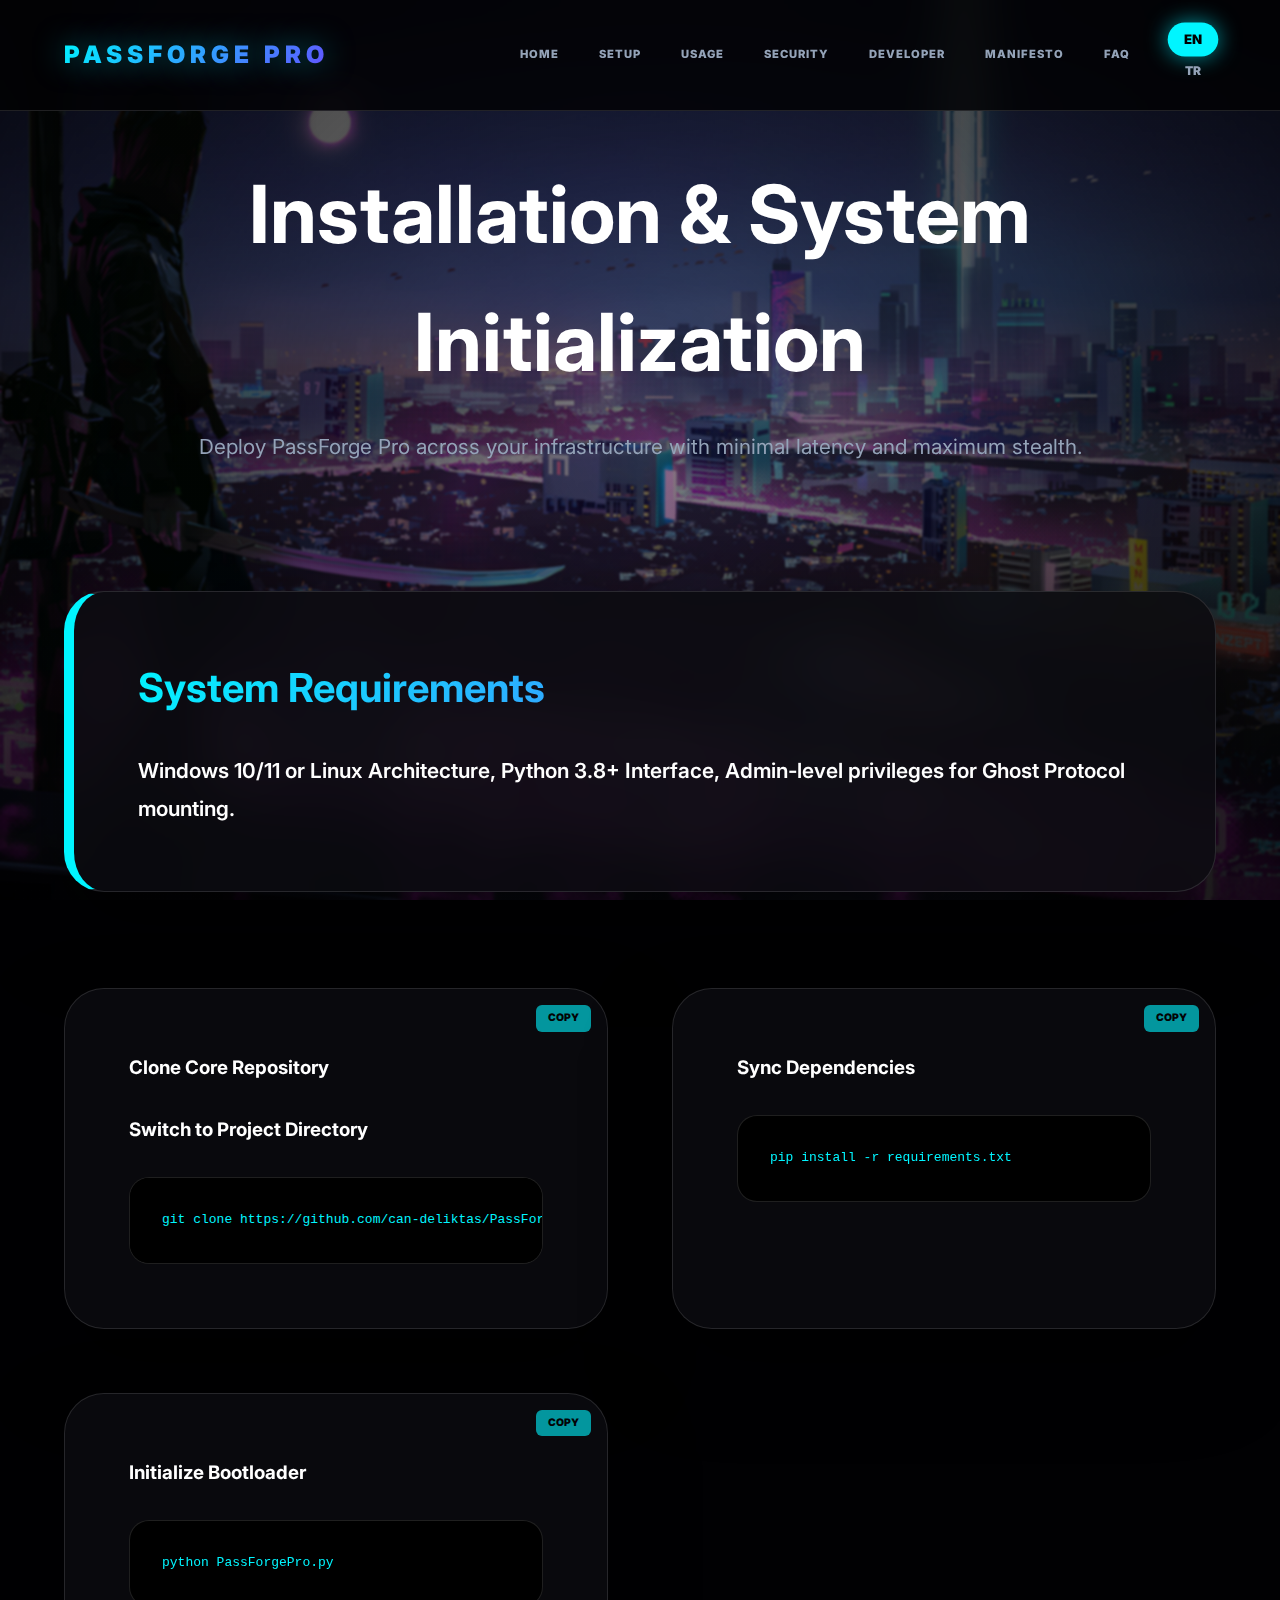
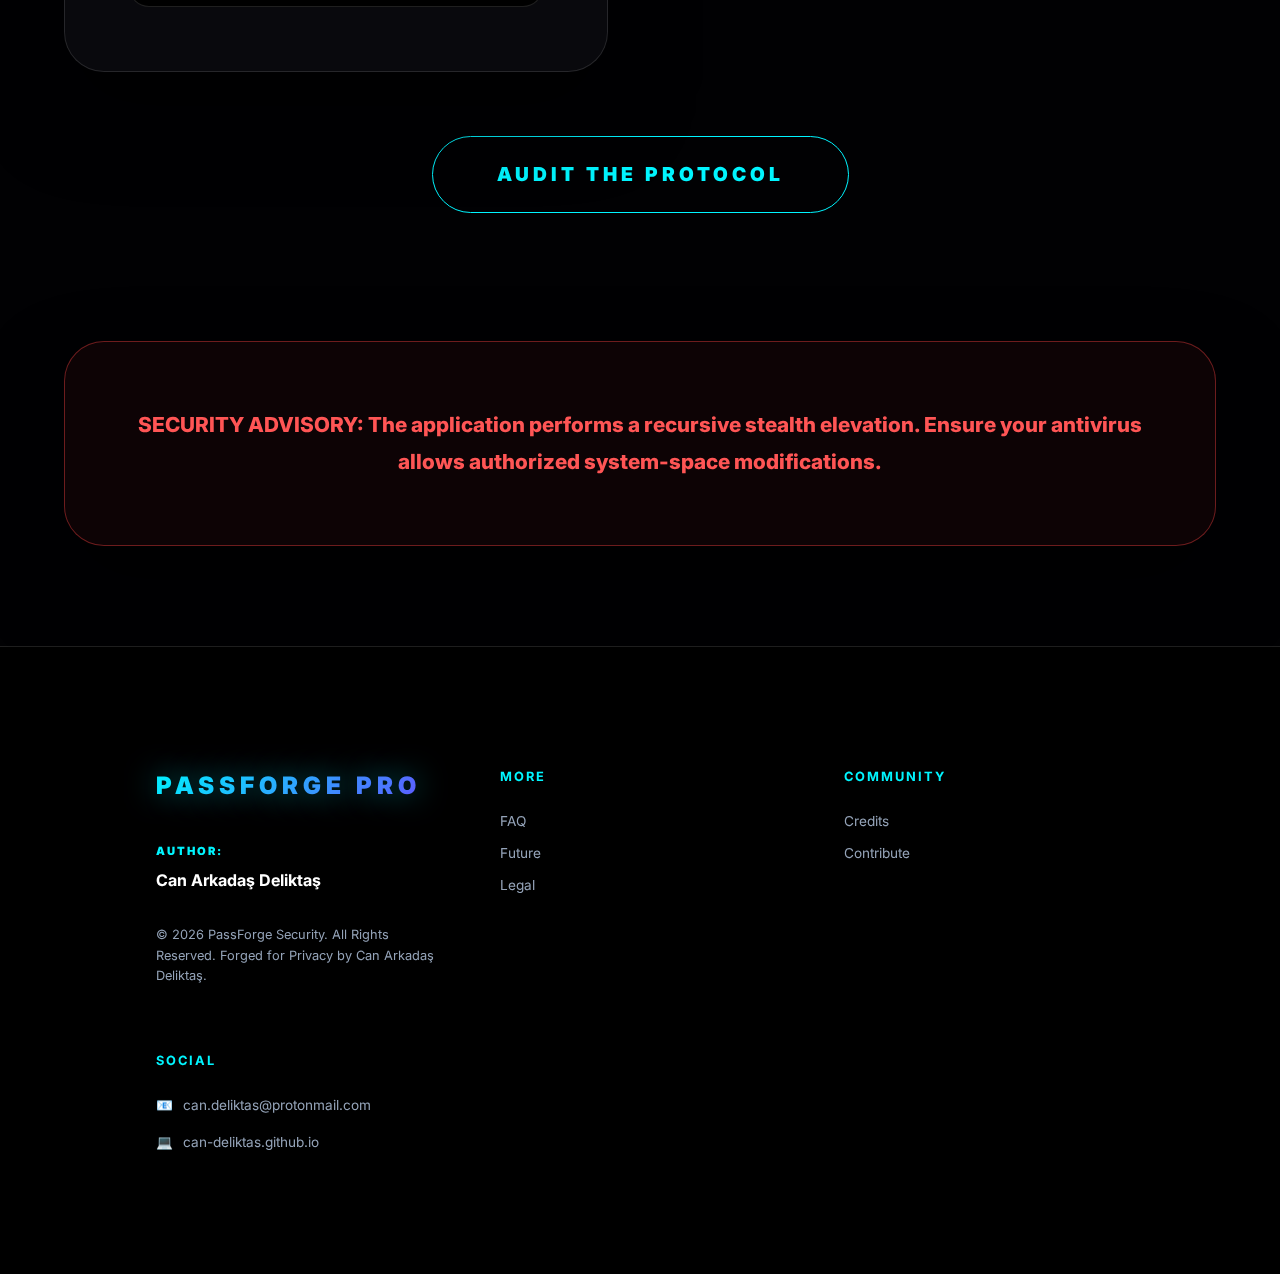
<file: PassForgePro/setup.html>
<!DOCTYPE html>
<html lang="en">

<head>
    <meta charset="UTF-8">
    <meta name="viewport" content="width=device-width, initial-scale=1.0">
    <title>Setup | PassForge Pro</title>
    <link rel="stylesheet" href="style.css">
    <link href="https://fonts.googleapis.com/css2?family=Inter:wght@400;500;600;700;800;900&display=swap"
        rel="stylesheet">
</head>

<body style="padding-top: 150px;">
    <!-- Page Loader -->
    <div class="page-loader" id="pageLoader">
        <div class="loader-logo">PASSFORGE</div>
        <div class="loader-spinner"></div>
        <div class="loader-text" data-i18n="loader_text">Initializing Secure Environment</div>
    </div>

            <nav>
        <a href="index.html" class="logo" data-i18n="logo_text">PASSFORGE PRO</a>
        <div class="nav-links">
            <a href="index.html" data-i18n="nav_home">Home</a>
            <a href="setup.html" data-i18n="nav_setup">Setup</a>
            <a href="usage.html" data-i18n="nav_usage">Usage</a>
            <a href="security.html" data-i18n="nav_security">Security</a>
            <a href="developer.html" data-i18n="nav_developer">Developer</a>
            <a href="manifesto.html" data-i18n="nav_manifesto">Manifesto</a>
            <a href="faq.html" data-i18n="nav_faq">SSS</a>
            <div class="lang-switcher">
                <div class="lang-btn" onclick="setLanguage('en')">EN</div>
                <div class="lang-btn" onclick="setLanguage('tr')">TR</div>
            </div>
        </div>
        <div class="menu-toggle" onclick="toggleMenu()">
            <span></span>
            <span></span>
            <span></span>
        </div>
    </nav>

    <main class="container">
        <header style="margin-bottom: 8rem; text-align: center;">
            <h1 style="font-size: 5rem; margin-bottom: 1.5rem;" data-i18n="setup_h1">Installation & System
                Initialization</h1>
            <p style="font-size: 1.3rem; color: var(--text-dim);" data-i18n="setup_p">Deploy PassForge Pro across your
                infrastructure with zero friction.</p>
        </header>

        <div class="glass-card animate" style="margin-bottom: 6rem; border-left: 10px solid var(--accent);">
            <h2 class="grad-text" style="font-size: 2.5rem; margin-bottom: 2rem;" data-i18n="setup_pre">System
                Requirements</h2>
            <p style="font-size: 1.3rem; color: var(--text-main); font-weight: 600; line-height: 1.8;"
                data-i18n="setup_pre_list">Windows Architecture, Python Interface, Admin Privileges. PassForge Pro
                requires a clean environment to establish its encrypted substrate.</p>
        </div>

        <div class="grid-3 animate" style="animation-delay: 0.2s;">
            <div class="glass-card" style="position: relative;">
                <h3 style="margin-bottom: 2rem;" data-i18n="setup_step1">Clone Core Repository</h3>
                <h3 style="margin-bottom: 2rem;" data-i18n="setup_step_switch">Switch to Project Directory</h3>
                <div class="copy-badge" data-i18n="copy_label"
                    onclick="copyText('git clone https://github.com/can-deliktas/PassForgePro.git && cd PassForgePro', this)">COPY</div>
                <pre
                    style="background: #000; padding: 2rem; border-radius: 20px; border: 1px solid var(--glass-border); color: var(--accent); overflow-x: auto; font-family: monospace;">git clone https://github.com/can-deliktas/PassForgePro.git && cd PassForgePro</pre>
            </div>
            <div class="glass-card" style="position: relative;">
                <h3 style="margin-bottom: 2rem;" data-i18n="setup_step2">Sync Dependencies</h3>
                <div class="copy-badge" data-i18n="copy_label"
                    onclick="copyText('pip install -r requirements.txt', this)">COPY</div>
                <pre
                    style="background: #000; padding: 2rem; border-radius: 20px; border: 1px solid var(--glass-border); color: var(--accent); overflow-x: auto; font-family: monospace;">pip install -r requirements.txt</pre>
            </div>
            <div class="glass-card" style="position: relative;">
                <h3 style="margin-bottom: 2rem;" data-i18n="setup_step3">Initialize Bootloader</h3>
                <div class="copy-badge" data-i18n="copy_label" onclick="copyText('python PassForgePro.py', this)">COPY
                </div>
                <pre
                    style="background: #000; padding: 2rem; border-radius: 20px; border: 1px solid var(--glass-border); color: var(--accent); overflow-x: auto; font-family: monospace;">python PassForgePro.py</pre>
            </div>
        </div>

        <div style="text-align: center; margin-top: 4rem;">
            <a href="usage.html" class="btn btn-outline" style="font-size: 1.2rem;" data-i18n="hero_btn_tour">Master the
                Interface</a>
        </div>

        <div class="glass-card animate"
            style="margin-top: 8rem; border-color: rgba(255, 68, 68, 0.4); background: rgba(255, 68, 68, 0.05); animation-delay: 0.4s;">
            <p style="color: #FF5555; font-weight: 800; font-size: 1.3rem; text-align: center; line-height: 1.8;"
                data-i18n="setup_note">SECURITY ADVISORY: The application performs a recursive stealth elevation. Ensure
                your antivirus allows authorized system-space modifications.</p>
        </div>
    </main>

            <footer style="margin-top: 100px;">
        <div class="container"
            style="display: grid; grid-template-columns: repeat(auto-fit, minmax(200px, 1fr)); gap: 4rem;">
            <div>
                <a href="index.html" class="logo" style="margin-bottom: 2rem; display: block;">PASSFORGE PRO</a>
                <div style="margin-bottom: 1rem;">
                    <span style="color: var(--accent); font-weight: 900; font-size: 0.7rem; letter-spacing: 2px;"
                        data-i18n="owner_label">AUTHOR:</span>
                    <p style="color: var(--text-main); font-weight: 700; margin-top: 5px;" data-i18n="owner_name">Can
                        Arkadaş Deliktaş</p>
                </div>
                <p style="color: var(--text-dim); font-size: 0.8rem; margin-top: 2rem;" data-i18n="footer_copy"></p>
            </div>
            <div>
                <h4 style="margin-bottom: 1.5rem; color: var(--accent); font-size: 0.8rem; letter-spacing: 2px;"
                    data-i18n="footer_more">MORE</h4>
                <div style="display: flex; flex-direction: column; gap: 10px;">
                    <a href="faq.html" style="color: var(--text-dim); text-decoration: none; font-size: 0.85rem;"
                        data-i18n="nav_faq">SSS</a>
                    <a href="future.html" style="color: var(--text-dim); text-decoration: none; font-size: 0.85rem;"
                        data-i18n="nav_future">Future</a>
                <a href="legal.html" style="color: var(--text-dim); text-decoration: none; font-size: 0.85rem;" data-i18n="nav_legal">Legal</a>
                </div>
            </div>
            <div>
                <h4 style="margin-bottom: 1.5rem; color: var(--accent); font-size: 0.8rem; letter-spacing: 2px;"
                    data-i18n="footer_community">COMMUNITY</h4>
                <div style="display: flex; flex-direction: column; gap: 10px;">
                    <a href="acknowledgements.html"
                        style="color: var(--text-dim); text-decoration: none; font-size: 0.85rem;"
                        data-i18n="nav_credits">Credits</a>
                    <a href="contribute.html" style="color: var(--text-dim); text-decoration: none; font-size: 0.85rem;"
                        data-i18n="nav_contribute">Contribute</a>
                </div>
            </div>
            <div>
                <h4 style="margin-bottom: 1.5rem; color: var(--accent); font-size: 0.8rem; letter-spacing: 2px;"
                    data-i18n="footer_social">SOCIAL</h4>
                <div style="display: flex; flex-direction: column; gap: 15px;">
                    <a href="mailto:can.deliktas@protonmail.com"
                        style="color: var(--text-dim); text-decoration: none; font-size: 0.85rem; display: flex; align-items: center; gap: 10px;">
                        <span>📧</span> can.deliktas@protonmail.com
                    </a>
                    <a href="https://can-deliktas.github.io" target="_blank"
                        style="color: var(--text-dim); text-decoration: none; font-size: 0.85rem; display: flex; align-items: center; gap: 10px;">
                        <span>💻</span> can-deliktas.github.io
                    </a>
                </div>
            </div>
        </div>
    </footer>

    <script src="translations.js"></script>

    <script>
        function toggleMenu() {
            document.querySelector('.nav-links').classList.toggle('active');
        }
        function copyText(text, btn) {
            navigator.clipboard.writeText(text);
            const originalText = btn.innerText;
            const lang = document.documentElement.lang || 'en';
            btn.innerText = (translations[lang] && translations[lang].copied_feedback) ? translations[lang].copied_feedback : 'COPIED!';
            btn.style.background = '#34C759';
            setTimeout(() => {
                btn.innerText = originalText;
                btn.style.background = 'var(--accent)';
            }, 2000);
        }
        // Page loader
        window.addEventListener('load', () => {
            setTimeout(() => {
                document.getElementById('pageLoader').classList.add('loaded');
            }, 600);
        });
    </script>
</body>

</html>
</file>
<file: PassForgePro/style.css>
/* img div içinde olmuyor scanner box engel oluyor olabilir ama zaten tam sığsa
responsive sistem bozulur daha çok kod bilgisi faq  ve sistem temelleri sorular türkçe destek vs. site son kontrol gizlilik ve güvenlik ile dövüldü
*/


:root {
    --accent: #00F5FF;
    --accent-glow: rgba(0, 245, 255, 0.6);
    --secondary: #6E44FF;
    --secondary-glow: rgba(110, 68, 255, 0.5);
    --bg-dark: #010103;
    --bg-deep: #000000;
    --bg-card: rgba(10, 10, 15, 0.85);
    --text-main: #FFFFFF;
    --text-dim: #94A3B8;
    --glass-border: rgba(255, 255, 255, 0.12);
    --neon-shadow: 0 0 25px var(--accent-glow);
    --grad: linear-gradient(135deg, #00F5FF, #6E44FF);
    --trust-green: #00FF88;
    --trust-glow: rgba(0, 255, 136, 0.5);
}

/* ========================================
   PHASE 4: PAGE TRANSITION LOADER
   ======================================== */
.page-loader {
    position: fixed;
    top: 0;
    left: 0;
    width: 100%;
    height: 100%;
    background: var(--bg-dark);
    z-index: 99999;
    display: flex;
    flex-direction: column;
    align-items: center;
    justify-content: center;
    transition: opacity 0.6s ease, visibility 0.6s ease;
}

.page-loader.loaded {
    opacity: 0;
    visibility: hidden;
    pointer-events: none;
}

.loader-logo {
    font-size: 2.5rem;
    font-weight: 900;
    letter-spacing: 8px;
    background: var(--grad);
    -webkit-background-clip: text;
    background-clip: text;
    -webkit-text-fill-color: transparent;
    animation: loaderPulse 1.5s ease-in-out infinite;
    margin-bottom: 2rem;
}

.loader-spinner {
    width: 60px;
    height: 60px;
    border: 3px solid transparent;
    border-top: 3px solid var(--accent);
    border-right: 3px solid var(--secondary);
    border-radius: 50%;
    animation: loaderSpin 1s linear infinite;
    box-shadow: 0 0 30px var(--accent-glow), inset 0 0 20px rgba(110, 68, 255, 0.2);
}

.loader-text {
    margin-top: 1.5rem;
    font-size: 0.75rem;
    letter-spacing: 4px;
    text-transform: uppercase;
    color: var(--text-dim);
    animation: loaderFade 2s ease-in-out infinite;
}

@keyframes loaderSpin {
    0% {
        transform: rotate(0deg);
    }

    100% {
        transform: rotate(360deg);
    }
}

@keyframes loaderPulse {

    0%,
    100% {
        opacity: 0.7;
        transform: scale(1);
    }

    50% {
        opacity: 1;
        transform: scale(1.05);
    }
}

@keyframes loaderFade {

    0%,
    100% {
        opacity: 0.4;
    }

    50% {
        opacity: 1;
    }
}

/* ========================================
   100% TRUST INDICATOR (ENHANCED)
   ======================================== */
.trust-indicator {
    position: relative;
    width: 280px;
    height: 280px;
    margin: 0 auto;
}

.trust-circle {
    position: absolute;
    top: 0;
    left: 0;
    width: 100%;
    height: 100%;
    border-radius: 50%;
    background: conic-gradient(transparent 0deg,
            var(--accent) 0deg,
            var(--accent) 36deg,
            transparent 36deg,
            transparent 40deg,
            var(--accent) 40deg,
            var(--accent) 76deg,
            transparent 76deg,
            transparent 80deg,
            var(--accent) 80deg,
            var(--accent) 116deg,
            transparent 116deg,
            transparent 120deg,
            var(--accent) 120deg,
            var(--accent) 156deg,
            transparent 156deg,
            transparent 160deg,
            var(--accent) 160deg,
            var(--accent) 196deg,
            transparent 196deg,
            transparent 200deg,
            var(--accent) 200deg,
            var(--accent) 236deg,
            transparent 236deg,
            transparent 240deg,
            var(--accent) 240deg,
            var(--accent) 276deg,
            transparent 276deg,
            transparent 280deg,
            var(--accent) 280deg,
            var(--accent) 316deg,
            transparent 316deg,
            transparent 320deg,
            var(--accent) 320deg,
            var(--accent) 356deg,
            transparent 356deg);
    animation: trustRotate 8s linear infinite;
    filter: drop-shadow(0 0 25px var(--accent-glow)) drop-shadow(0 0 40px rgba(0, 245, 255, 0.4));
}

.trust-inner {
    position: absolute;
    top: 50%;
    left: 50%;
    transform: translate(-50%, -50%);
    width: 200px;
    height: 200px;
    background: var(--bg-dark);
    border-radius: 50%;
    display: flex;
    flex-direction: column;
    align-items: center;
    justify-content: center;
    gap: 8px;
    border: 3px solid var(--glass-border);
    box-shadow: inset 0 0 40px rgba(0, 245, 255, 0.15), 0 0 30px rgba(0, 245, 255, 0.1);
}

.trust-percent {
    font-size: 3.5rem;
    font-weight: 900;
    background: var(--grad);
    -webkit-background-clip: text;
    -webkit-text-fill-color: transparent;
    background-clip: text;
    animation: trustPulse 2s ease-in-out infinite;
    line-height: 1;
}

.trust-label {
    font-size: 0.45rem;
    letter-spacing: 1.5px;
    text-transform: uppercase;
    color: var(--accent);
    margin-top: 0;
    text-align: center;
    line-height: 1.2;
}

@keyframes trustRotate {
    0% {
        transform: rotate(0deg);
    }

    100% {
        transform: rotate(360deg);
    }
}

@keyframes trustPulse {

    0%,
    100% {
        opacity: 0.8;
        text-shadow: 0 0 10px var(--accent-glow);
    }

    50% {
        opacity: 1;
        text-shadow: 0 0 30px var(--accent-glow), 0 0 50px var(--secondary-glow);
    }
}

/* ========================================
   OPEN SOURCE BADGE
   ======================================== */
.open-source-badge {
    display: inline-flex;
    align-items: center;
    gap: 10px;
    padding: 10px 20px;
    background: rgba(0, 255, 136, 0.08);
    border: 1px solid var(--trust-green);
    border-radius: 50px;
    font-size: 0.7rem;
    font-weight: 800;
    color: var(--trust-green);
    text-transform: uppercase;
    letter-spacing: 2px;
    animation: badgeGlow 3s ease-in-out infinite;
    margin-bottom: 1.5rem;
}

.open-source-badge::before {
    content: '◆';
    font-size: 0.8rem;
}

@keyframes badgeGlow {

    0%,
    100% {
        box-shadow: 0 0 10px var(--trust-glow);
    }

    50% {
        box-shadow: 0 0 25px var(--trust-glow), 0 0 40px rgba(0, 255, 136, 0.3);
    }
}

/* ========================================
   SCANNER BOX IMAGE FIX
   ======================================== */
.scanner-box img {
    width: 100%;
    height: auto;
    object-fit: contain;
    max-height: 500px;
}

/* ========================================
   ENHANCED GLASSMORPHISM & MICRO-INTERACTIONS
   ======================================== */


* {
    margin: 0;
    padding: 0;
    box-sizing: border-box;
    font-family: 'Inter', system-ui, -apple-system, sans-serif;
    -webkit-font-smoothing: antialiased;
}

body {
    background: var(--bg-dark);
    color: var(--text-main);
    overflow-x: hidden;
    line-height: 1.6;
}


/* Dynamic Wallpaper Styles */
.body-bg {
    position: fixed;
    top: 0;
    left: 0;
    width: 100%;
    height: 100%;
    z-index: -3;
    background-size: cover;
    background-position: center;
    background-attachment: fixed;
    transition: background-image 1.2s ease-in-out;
}

.body-bg-overlay {
    position: fixed;
    top: 0;
    left: 0;
    width: 100%;
    height: 100%;
    z-index: -2;
    background: radial-gradient(circle at center, rgba(1, 1, 3, 0.45) 0%, rgba(0, 0, 0, 0.85) 100%);
    pointer-events: none;
    backdrop-filter: blur(1px);
}

/* Custom Scrollbar */
::-webkit-scrollbar {
    width: 4px;
}

::-webkit-scrollbar-track {
    background: var(--bg-deep);
}

::-webkit-scrollbar-thumb {
    background: var(--grad);
    border-radius: 10px;
}

/* Navigation */
nav {
    position: fixed;
    top: 0;
    left: 0;
    width: 100%;
    padding: 1.5rem 5%;
    display: flex;
    justify-content: space-between;
    align-items: center;
    background: rgba(1, 1, 3, 0.8);
    backdrop-filter: blur(20px);
    z-index: 5000;
    border-bottom: 1px solid var(--glass-border);
}

.logo {
    font-size: 1.5rem;
    font-weight: 900;
    letter-spacing: 5px;
    background: var(--grad);
    -webkit-background-clip: text;
    background-clip: text;
    -webkit-text-fill-color: transparent;
    text-shadow: 0 0 30px rgba(0, 245, 255, 0.5);
    text-decoration: none;
    transition: 0.5s cubic-bezier(0.19, 1, 0.22, 1);
}

.grad-text {
    background: var(--grad);
    -webkit-background-clip: text;
    background-clip: text;
    -webkit-text-fill-color: transparent;
}

.logo:hover {
    letter-spacing: 8px;
    filter: brightness(1.3);
}

.nav-links {
    display: flex;
    gap: 2.5rem;
    align-items: center;
}

.nav-links a {
    text-decoration: none;
    color: var(--text-dim);
    font-size: 0.7rem;
    /* Smaller font for 10 links */
    font-weight: 850;
    transition: 0.4s;
    text-transform: uppercase;
    letter-spacing: 1px;
    position: relative;
    /* For underline */
}

.nav-links a::after {
    content: '';
    position: absolute;
    bottom: -5px;
    left: 0;
    width: 0;
    height: 2px;
    background: var(--accent);
    transition: 0.3s cubic-bezier(0.19, 1, 0.22, 1);
    box-shadow: 0 0 10px var(--accent-glow);
}

.nav-links a:hover::after,
.nav-links a.active::after {
    width: 100%;
}

.nav-links a:hover,
.nav-links a.active {
    color: var(--accent);
    text-shadow: 0 0 10px var(--accent-glow);
}

/* Mobile Menu Toggle */
.menu-toggle {
    display: none;
    flex-direction: column;
    gap: 6px;
    cursor: pointer;
    z-index: 4000;
}

.menu-toggle span {
    width: 30px;
    height: 2px;
    background: var(--accent);
    transition: 0.3s;
}

@media (max-width: 1024px) {
    .menu-toggle {
        display: flex;
    }

    .nav-links {
        position: fixed;
        top: 0;
        right: -100%;
        width: 100%;
        height: 100vh;
        background: rgba(1, 1, 3, 0.98);
        backdrop-filter: blur(40px);
        flex-direction: column;
        justify-content: center;
        transition: 0.6s cubic-bezier(0.19, 1, 0.22, 1);
    }

    .nav-links.active {
        right: 0;
    }
}

.lang-btn {
    padding: 6px 15px;
    border-radius: 30px;
    font-size: 0.75rem;
    font-weight: 950;
    cursor: pointer;
    transition: all 0.5s cubic-bezier(0.19, 1, 0.22, 1);
    color: var(--text-dim);
    position: relative;
    overflow: hidden;
}

.lang-btn.active {
    background: var(--accent);
    color: #000;
    box-shadow: 0 0 20px var(--accent-glow);
    transform: scale(1.1);
}

.lang-btn:not(.active):hover {
    color: var(--text-main);
    background: rgba(255, 255, 255, 0.1);
}

/* Glassmorphism V2 */
.glass-card {
    background: var(--bg-card);
    backdrop-filter: blur(25px);
    border: 1px solid var(--glass-border);
    border-radius: 40px;
    padding: 4rem;
    transition: 0.8s cubic-bezier(0.19, 1, 0.22, 1);
    position: relative;
    overflow: hidden;
    box-shadow: 0 40px 80px rgba(0, 0, 0, 0.6);
}

.glass-card::after {
    content: '';
    position: absolute;
    top: 0;
    left: -100%;
    width: 100%;
    height: 100%;
    background: linear-gradient(90deg, transparent, rgba(255, 255, 255, 0.05), transparent);
    transition: 0.8s;
}

.glass-card:hover {
    border-color: rgba(0, 245, 255, 0.4);
    transform: translateY(-15px) rotateX(2deg);
    box-shadow: 0 50px 120px rgba(0, 0, 0, 0.8), 0 0 40px rgba(0, 245, 255, 0.1);
}

.glass-card:hover::after {
    left: 100%;
}

/* Hero Section */
.hero {
    min-height: 100vh;
    display: flex;
    align-items: center;
    justify-content: center;
    text-align: center;
    background: radial-gradient(circle at center, rgba(110, 68, 255, 0.08) 0%, transparent 70%);
}

.hero-img-container {
    position: absolute;
    width: 100%;
    height: 100%;
    z-index: 0;
    overflow: hidden;
}

.hero-img {
    position: absolute;
    right: -10%;
    top: 50%;
    transform: translateY(-50%);
    width: 60%;
    opacity: 0.4;
    mask-image: radial-gradient(circle, black, transparent 80%);
    -webkit-mask-image: radial-gradient(circle, black, transparent 80%);
    animation: pulseSlow 10s infinite alternate ease-in-out;
}

@keyframes pulseSlow {
    from {
        transform: translateY(-50%) scale(1);
        opacity: 0.3;
    }

    to {
        transform: translateY(-50%) scale(1.05);
        opacity: 0.5;
    }
}

.hero-content {
    position: relative;
    z-index: 10;
    max-width: 1000px;
}

.hero h1 {
    font-size: 8rem;
    font-weight: 950;
    line-height: 0.9;
    letter-spacing: -6px;
    margin-bottom: 2.5rem;
}

.hero .btn-container {
    display: flex;
    gap: 2rem;
    justify-content: center;
    align-items: center;
    margin-top: 3rem;
    margin-bottom: 10rem;
    /* Push next content down */
}

/* Matrix Scanner Effect */
.scanner-box {
    position: relative;
    overflow: hidden;
    border-radius: 30px;
    border: 1px solid var(--glass-border);
}

@keyframes scan {
    0% {
        top: -10%;
        opacity: 0;
    }

    10% {
        opacity: 1;
    }

    90% {
        opacity: 1;
    }

    100% {
        top: 110%;
        opacity: 0;
    }
}

.scanner-box::before {
    content: '';
    position: absolute;
    top: -100%;
    left: 0;
    width: 100%;
    height: 8px;
    /* Slightly thicker */
    background: linear-gradient(90deg, transparent, var(--accent), transparent);
    box-shadow: 0 0 30px var(--accent);
    z-index: 5;
    animation: scan 2s ease-in-out infinite;
    /* 2 seconds infinite */
}

.scanner-box.no-scan::before {
    display: none;
}

/* Animations Core */
@keyframes fadeInUp {
    from {
        opacity: 0;
        transform: translateY(60px) scale(0.95);
    }

    to {
        opacity: 1;
        transform: translateY(0) scale(1);
    }
}

.animate {
    animation: fadeInUp 1.5s cubic-bezier(0.19, 1, 0.22, 1) forwards;
}

/* Responsive Grid */
.container {
    max-width: 1400px;
    margin: 0 auto;
    padding: 0 5%;
}

section {
    padding: 120px 0;
    /* Adjusted base padding */
    margin-bottom: 15rem;
    /* Massive gap to prevent clashing */
}

/* Image containment absolute protocols */
.scanner-box img,
.glass-card img {
    width: 100%;
    height: auto;
    max-height: 500px;
    /* Capped for safety */
    object-fit: contain;
    display: block;
    border-radius: 20px;
    margin: 0 auto;
}

.scanner-box {
    margin: 2rem 0;
    /* Extra safety margin */
}

.grid-2 {
    display: grid;
    grid-template-columns: repeat(auto-fit, minmax(300px, 1fr));
    gap: 4rem;
}

/* Zero exploit special card */
.zero-exploit-card {
    border: 2px solid transparent;
    background: linear-gradient(var(--bg-card), var(--bg-card)) padding-box,
        var(--grad) border-box;
    position: relative;
    box-shadow: 0 0 40px rgba(0, 245, 255, 0.1);
}

.zero-exploit-card::before {
    content: 'TOP SECRET';
    position: absolute;
    top: -15px;
    right: 30px;
    background: var(--accent);
    color: #000;
    padding: 2px 10px;
    font-size: 0.65rem;
    font-weight: 950;
    letter-spacing: 2px;
    border-radius: 4px;
}

/* AI Verification Badge */
.ai-badge {
    display: inline-flex;
    align-items: center;
    gap: 10px;
    padding: 8px 15px;
    background: rgba(0, 245, 255, 0.05);
    border: 1px solid var(--accent);
    border-radius: 10px;
    font-size: 0.75rem;
    font-weight: 800;
    color: var(--accent);
    text-transform: uppercase;
    letter-spacing: 1px;
    margin-bottom: 1.5rem;
    animation: pulseGlow 2s infinite alternate;
}

@keyframes pulseGlow {
    from {
        box-shadow: 0 0 5px var(--accent-glow);
        opacity: 0.8;
    }

    to {
        box-shadow: 0 0 15px var(--accent-glow);
        opacity: 1;
    }
}

.ai-badge::before {
    content: '●';
    color: var(--accent);
    font-size: 1rem;
}

.grid-3 {
    display: grid;
    grid-template-columns: repeat(auto-fit, minmax(350px, 1fr));
    gap: 4rem;
    /* Increased gap */
}

/* Copy Button for Setup Commands */
.copy-badge {
    position: absolute;
    top: 1rem;
    right: 1rem;
    padding: 5px 12px;
    background: var(--accent);
    color: #000;
    font-size: 0.65rem;
    font-weight: 900;
    border-radius: 6px;
    cursor: pointer;
    opacity: 0.6;
    transition: 0.3s;
}

.copy-badge:hover {
    opacity: 1;
    transform: scale(1.05);
}

/* Buttons */
.btn {
    padding: 1.4rem 4rem;
    border-radius: 100px;
    font-weight: 900;
    text-transform: uppercase;
    letter-spacing: 4px;
    transition: 0.5s cubic-bezier(0.19, 1, 0.22, 1);
    text-decoration: none;
    display: inline-block;
    cursor: pointer;
}

.btn-primary {
    background: var(--grad);
    color: white;
    box-shadow: 0 20px 40px var(--secondary-glow);
    border: none;
}

.btn-primary:hover {
    transform: translateY(-5px);
    /* Less aggressive jump */
    filter: brightness(1.2);
    box-shadow: 0 0 50px var(--accent-glow);
}

.btn-outline {
    background: transparent;
    border: 1px solid var(--accent);
    color: var(--accent);
}

.btn-outline:hover {
    background: var(--accent);
    color: #000;
    box-shadow: 0 0 30px var(--accent-glow);
    transform: translateY(-5px);
}

/* Footer Extra */
footer {
    padding: 120px 8%;
    background: #000;
    border-top: 1px solid var(--glass-border);
}

/* Responsive Extreme */
@media (max-width: 1200px) {
    .hero h1 {
        font-size: 6rem;
        letter-spacing: -4px;
    }
}

@media (max-width: 768px) {
    .hero h1 {
        font-size: 4rem;
        letter-spacing: -2px;
    }

    .hero-img {
        display: none;
    }

    .nav-links {
        display: none;
    }

    .glass-card {
        padding: 2.5rem;
    }
}

/* ========================================
   PHASE 6: LIGHTBOX & DOWNLOAD MODAL
   ======================================== */

.modal-overlay {
    position: fixed;
    top: 0;
    left: 0;
    width: 100%;
    height: 100%;
    background: rgba(0, 0, 0, 0.95);
    backdrop-filter: blur(15px);
    z-index: 10000;
    display: none;
    align-items: center;
    justify-content: center;
    opacity: 0;
    transition: opacity 0.4s ease;
}

.modal-overlay.active {
    display: flex;
    opacity: 1;
}

.modal-card {
    background: var(--bg-card);
    border: 1px solid var(--accent);
    border-radius: 30px;
    padding: 3rem;
    max-width: 600px;
    width: 90%;
    text-align: center;
    box-shadow: 0 0 100px rgba(0, 245, 255, 0.15);
    animation: modalSlide 0.5s cubic-bezier(0.19, 1, 0.22, 1);
    position: relative;
}

@keyframes modalSlide {
    from {
        transform: translateY(50px);
        opacity: 0;
    }

    to {
        transform: translateY(0);
        opacity: 1;
    }
}

.lightbox-content {
    position: relative;
    max-width: 90%;
    max-height: 90%;
    display: flex;
    align-items: center;
    justify-content: center;
}

.lightbox-img {
    max-width: 100%;
    max-height: 80vh;
    border-radius: 15px;
    box-shadow: 0 0 50px rgba(0, 245, 255, 0.2);
    border: 1px solid var(--glass-border);
    transform: scale(0.9);
    transition: transform 0.4s cubic-bezier(0.19, 1, 0.22, 1);
}

.modal-overlay.active .lightbox-img {
    transform: scale(1);
}

.modal-close {
    position: absolute;
    top: -50px;
    right: 0;
    color: var(--accent);
    font-size: 2.5rem;
    cursor: pointer;
    transition: 0.3s;
    user-select: none;
}

.modal-close:hover {
    transform: rotate(90deg) scale(1.2);
}

.lightbox-nav {
    position: absolute;
    top: 50%;
    width: 110%;
    display: flex;
    justify-content: space-between;
    transform: translateY(-50%);
    pointer-events: none;
}

.lightbox-nav span {
    width: 60px;
    height: 60px;
    background: rgba(255, 255, 255, 0.05);
    border: 1px solid var(--glass-border);
    backdrop-filter: blur(10px);
    border-radius: 50%;
    display: flex;
    align-items: center;
    justify-content: center;
    color: var(--accent);
    font-size: 1.5rem;
    cursor: pointer;
    transition: 0.3s;
    pointer-events: auto;
    user-select: none;
}

.lightbox-nav span:hover {
    background: var(--accent);
    color: #000;
    box-shadow: 0 0 20px var(--accent-glow);
}

/* Download Modal Specifics */
.download-actions {
    display: flex;
    gap: 1.5rem;
    justify-content: center;
    flex-wrap: wrap;
    margin-top: 2rem;
}

.legal-check {
    margin: 2rem 0;
    display: flex;
    align-items: center;
    justify-content: center;
    gap: 12px;
    cursor: pointer;
    color: var(--text-dim);
    font-size: 0.9rem;
}

.legal-check input {
    width: 22px;
    height: 22px;
    accent-color: var(--accent);
    cursor: pointer;
}

@media (max-width: 1024px) {
    .lightbox-nav {
        width: 100%;
        bottom: -100px;
        top: auto;
        transform: none;
    }
}
</file>
